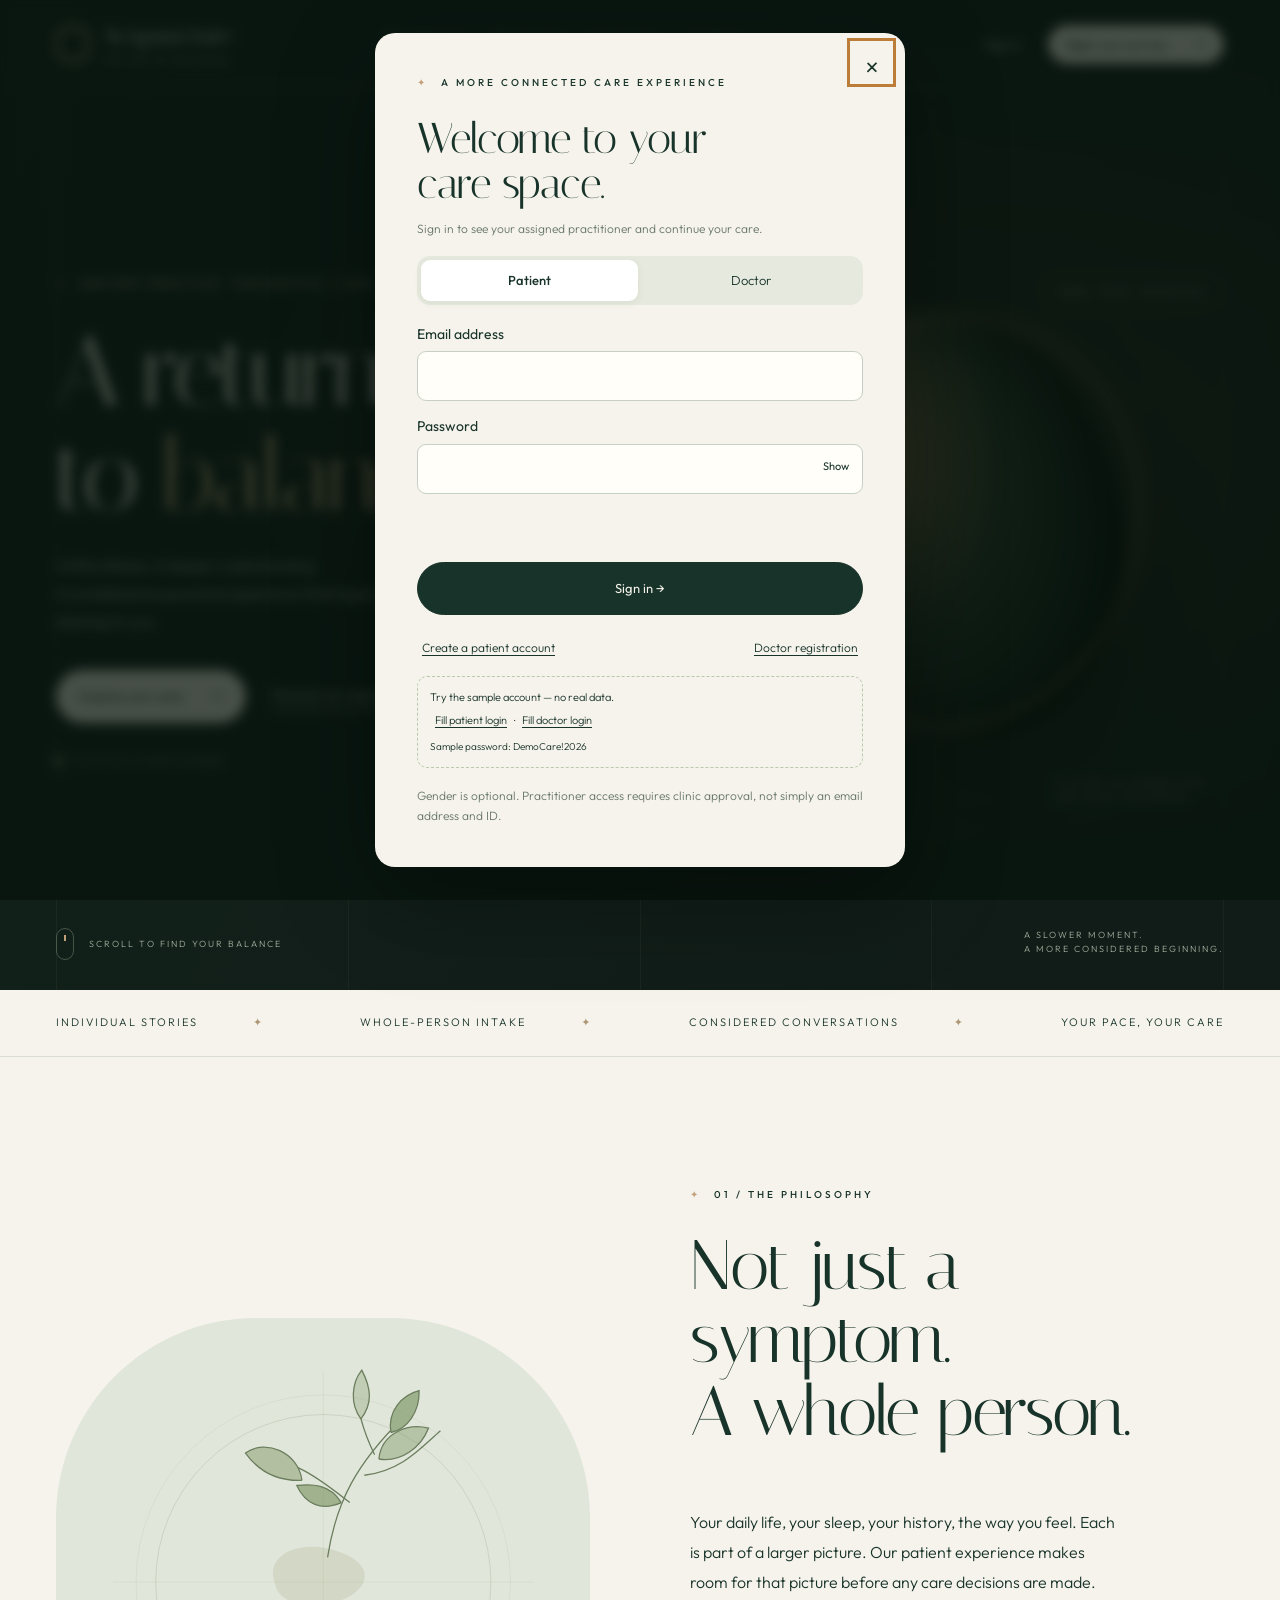
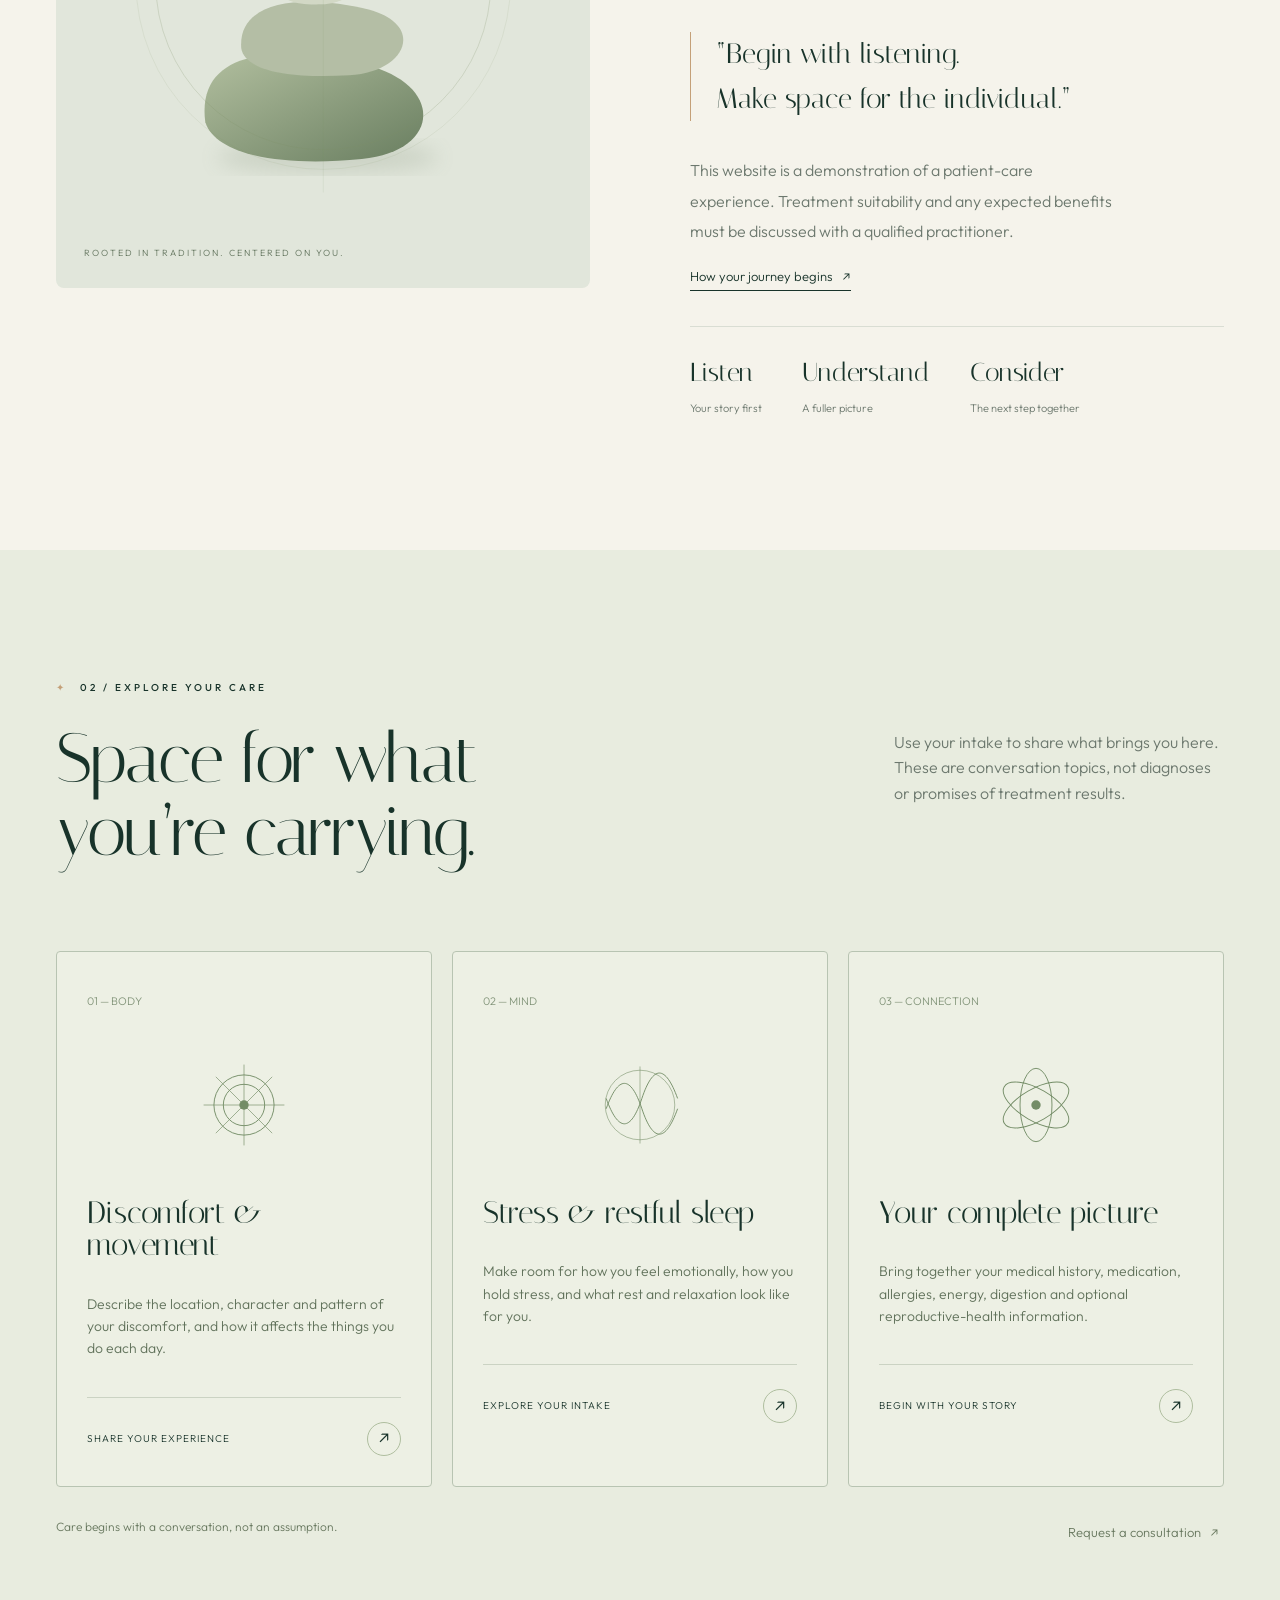
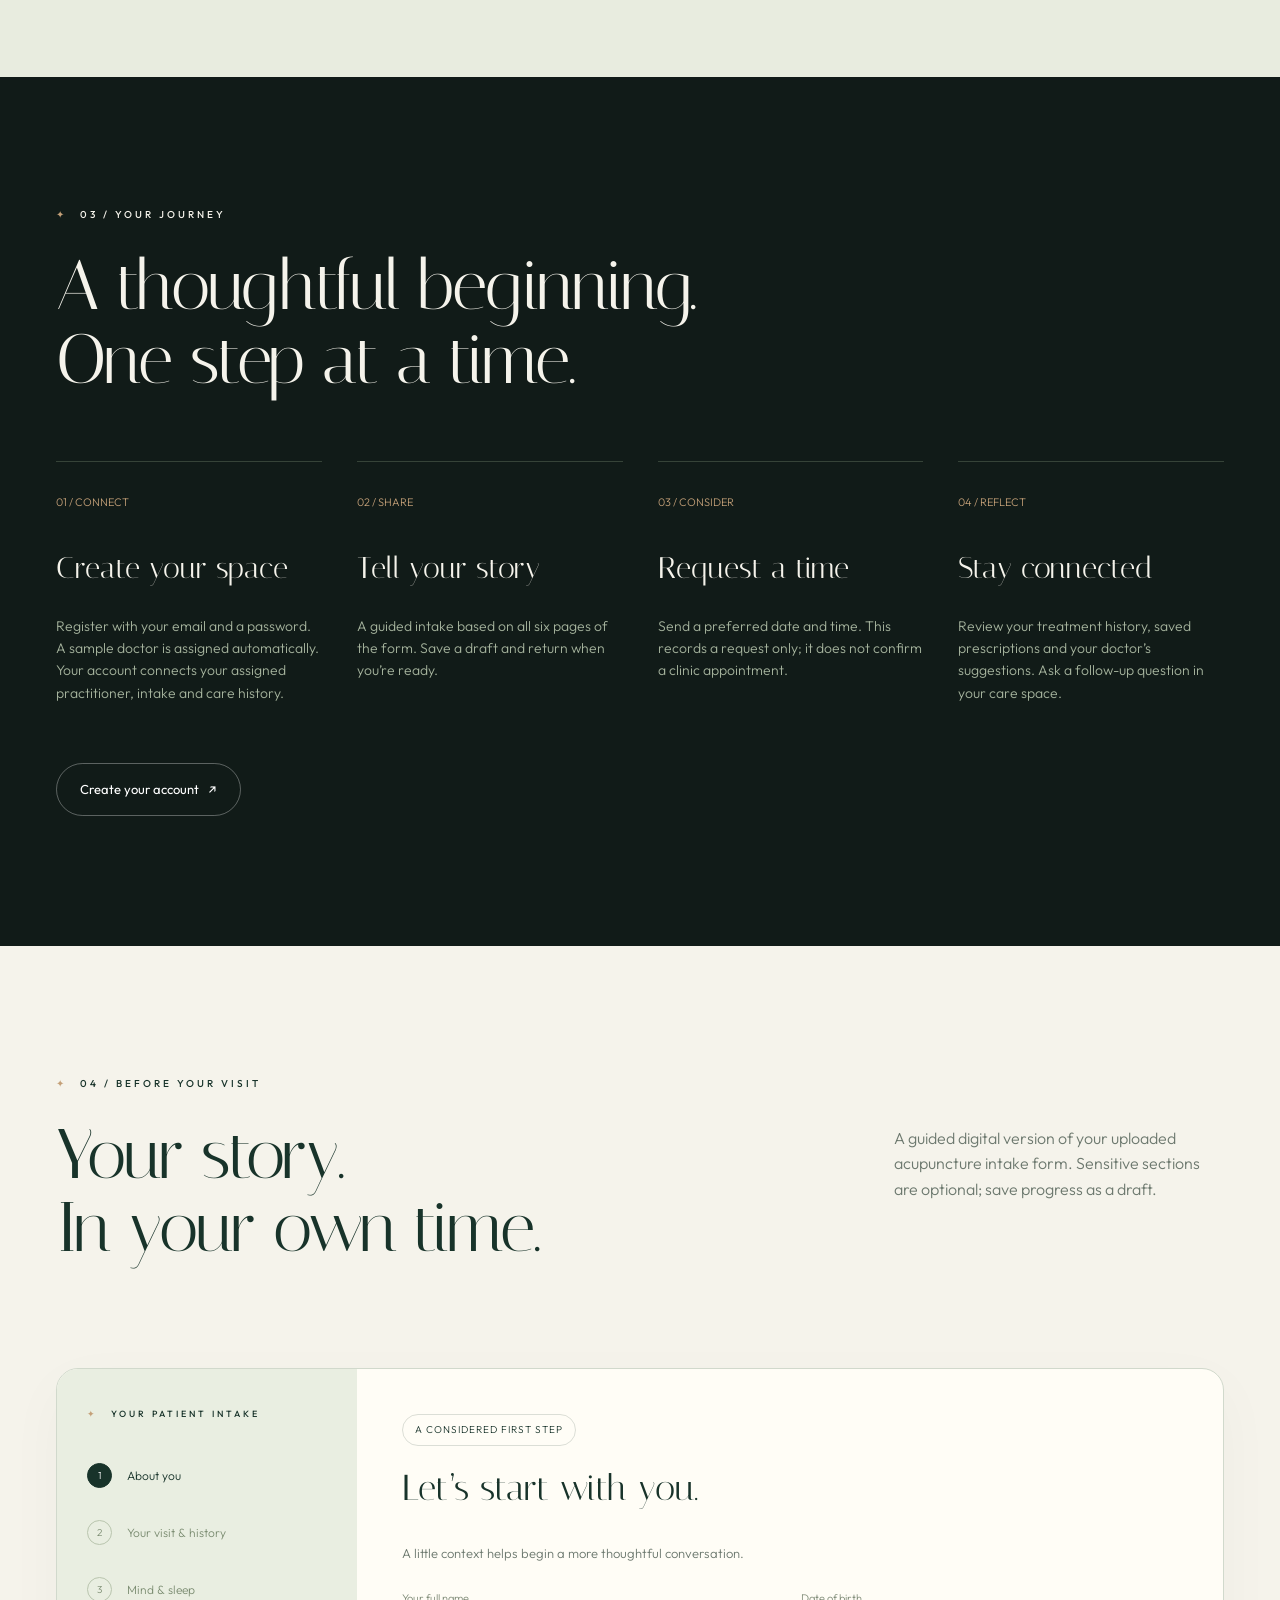
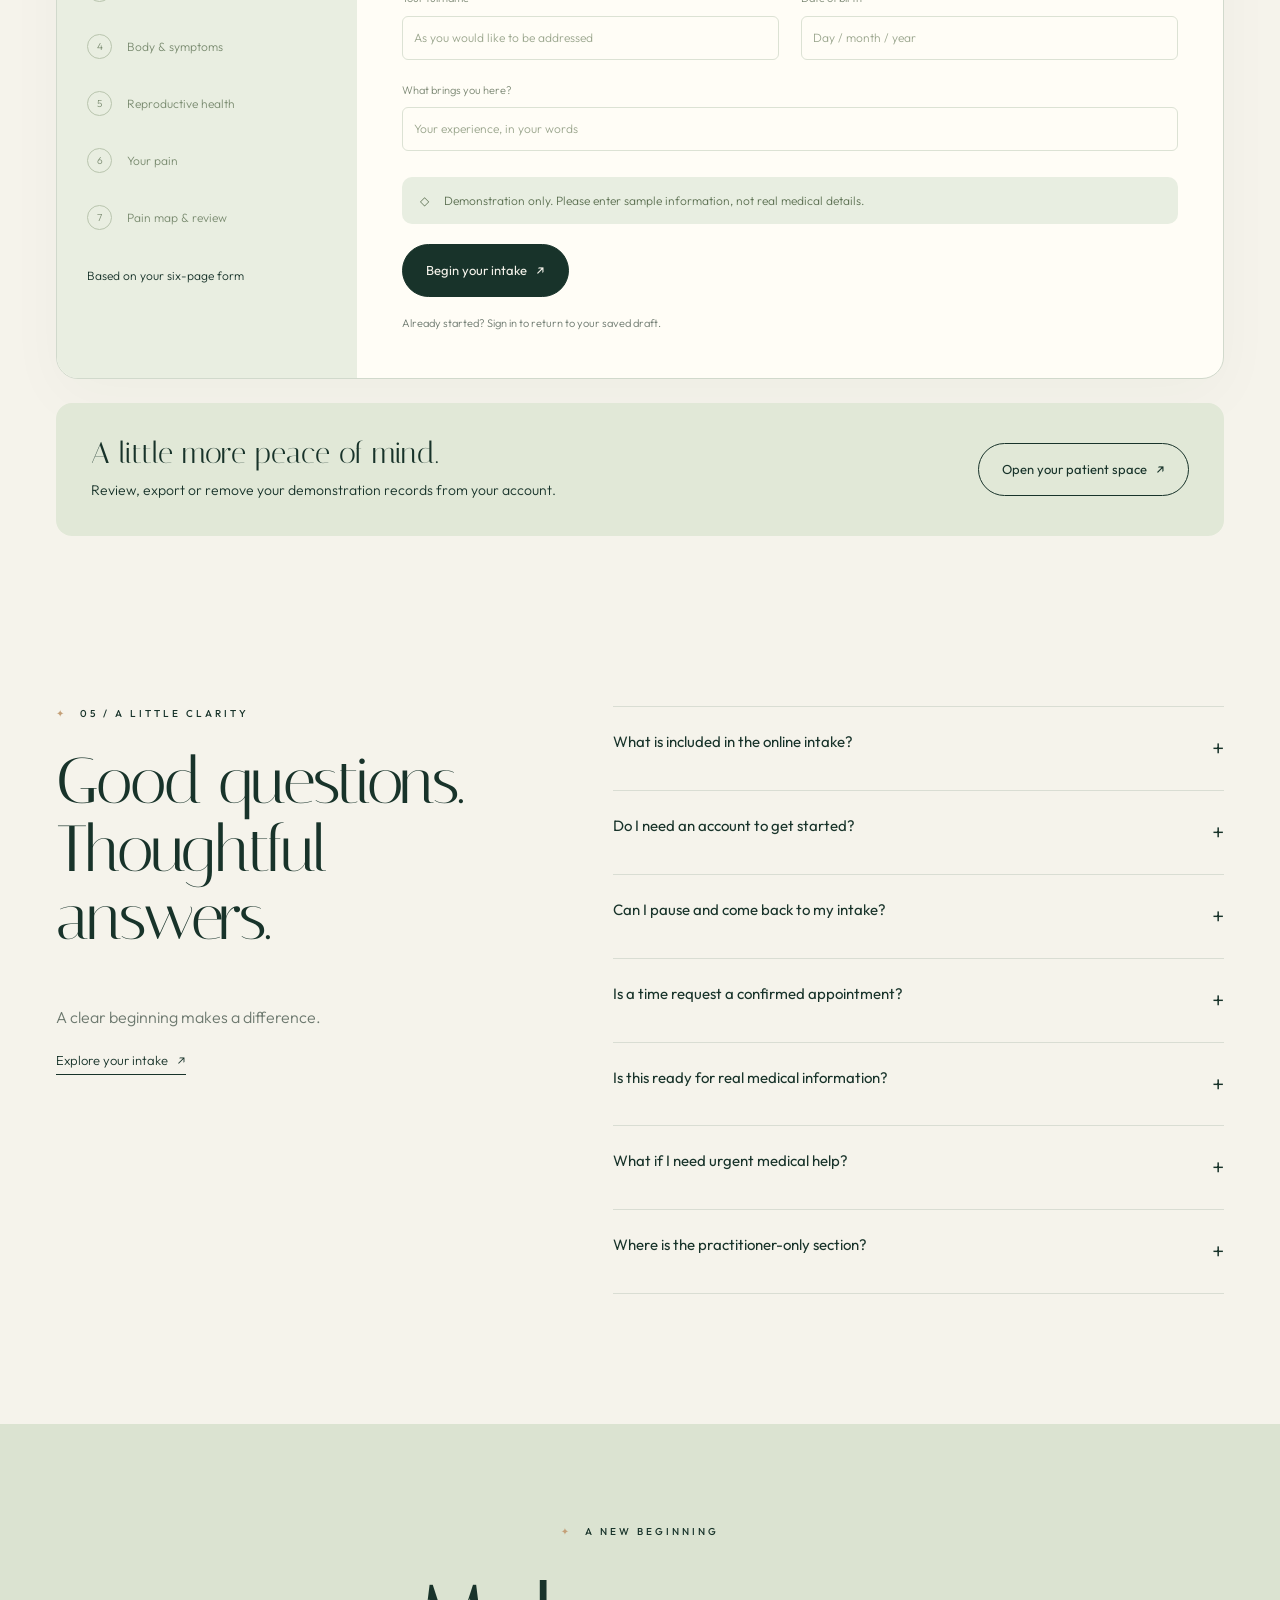
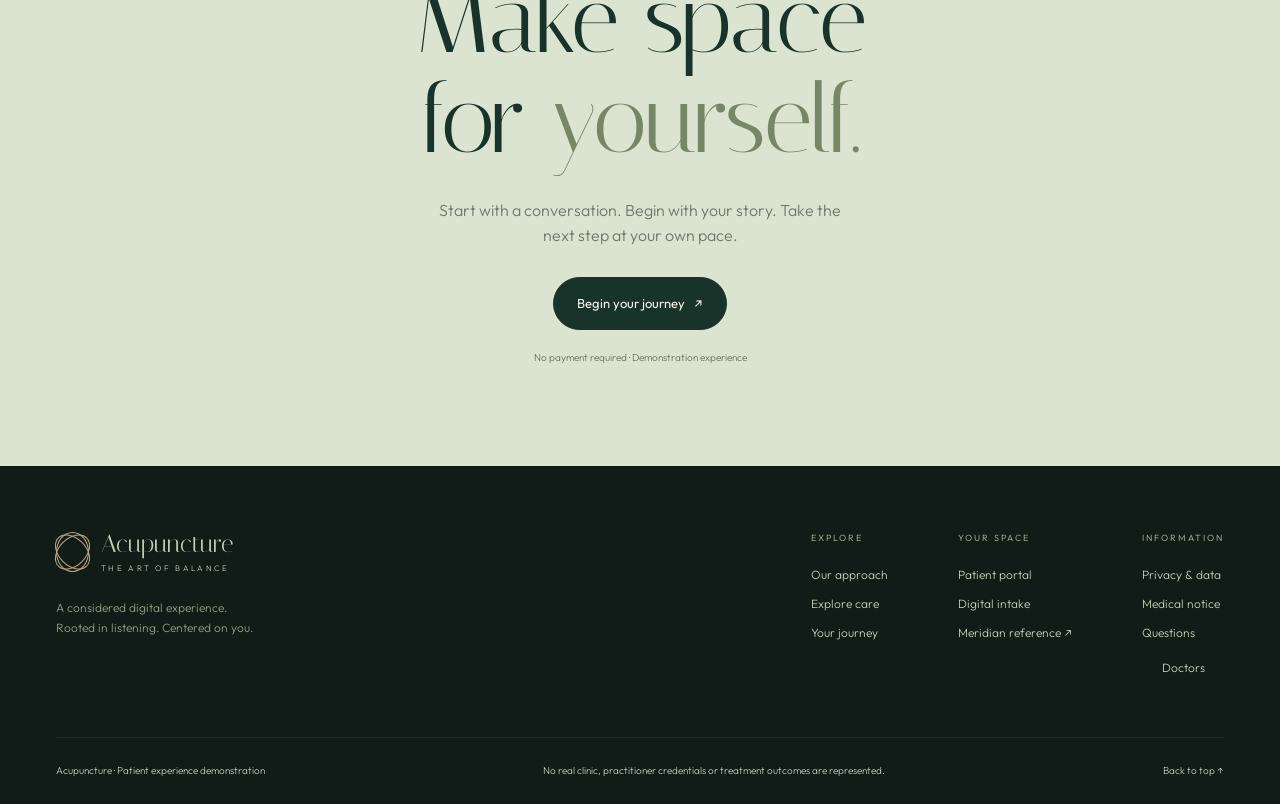
<file: index.html>
<!DOCTYPE html>
<html lang="en"><head><meta charset="utf-8"><meta name="viewport" content="width=device-width,initial-scale=1"><meta name="theme-color" content="#121b18"><meta name="description" content="A considered acupuncture experience. Explore the approach, prepare your intake, and manage your care requests."><title>Acupuncture — A return to balance</title>
<style>
@import url('https://fonts.googleapis.com/css2?family=Italiana&family=Outfit:wght@300;400;500;600&display=swap');
:root{--ink:#18332a;--deep:#111b18;--paper:#f5f3eb;--sage:#dce4d7;--muted:#6c786e;--copper:#c4a078;--line:#d9ddd3;--radius:22px;--serif:'Italiana',Georgia,serif;--sans:'Outfit',system-ui,sans-serif}*{box-sizing:border-box}html{scroll-behavior:smooth;scroll-padding-top:90px}body{margin:0;font-family:var(--sans);background:var(--paper);color:var(--ink);font-weight:300;line-height:1.6}button,input,select,textarea{font:inherit}button,a,input,select,textarea{touch-action:manipulation}button,a{cursor:pointer}a{color:inherit;text-decoration:none}button{color:inherit}button:disabled{opacity:.5;cursor:wait}button:focus-visible,a:focus-visible,input:focus-visible,textarea:focus-visible,select:focus-visible,summary:focus-visible{outline:3px solid #bc7d39;outline-offset:4px}input,select,textarea{width:100%;padding:13px 14px;border:1px solid #c7d0c4;border-radius:9px;background:#fffdf7;color:var(--ink);min-width:0}input[type=checkbox]{width:18px;height:18px;accent-color:var(--ink);flex-shrink:0}input[type=range]{accent-color:var(--ink);padding:0}textarea{resize:vertical;min-height:96px}label{font-size:14px;font-weight:400}h1,h2,h3,p{margin-top:0}h1,h2,h3{font-family:var(--serif);font-weight:400;line-height:1.04}h1{font-size:clamp(68px,7.9vw,128px);letter-spacing:-3px;margin-bottom:24px}h2{font-size:clamp(48px,5.5vw,82px);letter-spacing:-2px}h3{font-size:33px}p{font-size:16px}small{font-size:12px}::selection{background:#d5b48d;color:#14231c}.wrap{max-width:1340px;width:calc(100% - 112px);margin:auto}.eyebrow{text-transform:uppercase;letter-spacing:3px;font-size:10px;font-weight:500;display:block;margin-bottom:26px}.eyebrow:before{content:'✦';color:var(--copper);margin-right:13px}.button{display:inline-flex;align-items:center;justify-content:center;gap:30px;border:1px solid var(--ink);background:var(--ink);color:var(--paper);padding:15px 23px;border-radius:40px;font-size:13px;font-weight:400;transition:transform .25s,background .25s}.button:hover{transform:translateY(-3px);background:#2c4b3b}.button.light{background:var(--paper);border-color:var(--paper);color:var(--ink)}.button.outline{background:transparent;color:var(--ink)}.button.ghost{background:transparent;border-color:#ffffff50;color:#fff}.button.small{padding:9px 18px;font-size:12px}.textlink{display:inline-block;border-bottom:1px solid currentColor;padding-bottom:4px;font-size:13px}.pill{display:inline-flex;align-items:center;border:1px solid #70817440;border-radius:20px;padding:7px 12px;font-size:10px;letter-spacing:1px;text-transform:uppercase}.subtle{color:var(--muted)}.progress{height:2px;background:var(--copper);position:fixed;top:0;left:0;z-index:60;width:0}.skip{position:fixed;left:20px;top:-80px;z-index:100;background:white;padding:10px}.skip:focus{top:10px}header{position:fixed;z-index:40;top:2px;left:0;right:0;color:var(--paper);transition:background .4s,box-shadow .4s}header.scrolled{background:#14231cf5;box-shadow:0 4px 30px #0001}header .wrap{height:86px;display:flex;align-items:center;justify-content:space-between;border-bottom:1px solid #ffffff20}.brand{display:flex;gap:12px;align-items:center}.brand-icon{width:33px;height:40px;position:relative;border:1px solid #c2a780;border-radius:50%}.brand-icon:before,.brand-icon:after{content:'';position:absolute;border:1px solid #c2a780;border-radius:50%;inset:5px -5px;transform:rotate(45deg)}.brand-icon:after{transform:rotate(-45deg)}.brand strong{display:block;font-family:var(--serif);font-size:25px;font-weight:400;line-height:1}.brand small{display:block;text-transform:uppercase;letter-spacing:2.3px;font-size:8px;margin-top:6px}nav{display:flex;gap:30px;font-size:12px}nav a{position:relative}nav a:after{content:'';height:1px;background:var(--copper);position:absolute;bottom:-8px;width:0;left:0;transition:width .3s}nav a:hover:after{width:100%}.header-actions{display:flex;align-items:center;gap:22px;font-size:12px}.bare{border:0;background:transparent;padding:5px}.menu-toggle{display:none;color:#fff;font-size:24px}.hero{min-height:110vh;background:var(--deep);color:var(--paper);position:relative;overflow:hidden;display:flex;align-items:center;padding:155px 0 100px}.hero:before{content:'';position:absolute;inset:0;background:radial-gradient(ellipse at 78% 45%,#76604830,transparent 55%),linear-gradient(120deg,#12221b,transparent)}.grid-lines{position:absolute;inset:86px 56px 0;display:flex;justify-content:space-between;pointer-events:none;opacity:.45}.grid-lines i{width:1px;background:#c0cbb01c;position:relative}.grid-lines i:before{content:'';width:4px;height:4px;position:absolute;top:35%;left:-1px;background:#b3b99b80;border-radius:50%;animation:drift 20s infinite alternate}.grid-lines i:nth-child(2n):before{top:70%;animation-direction:alternate-reverse}.hero-layout{position:relative;display:grid;grid-template-columns:1.1fr 1fr;gap:20px;align-items:center;z-index:2}.hero .eyebrow{color:#d7c1a4}.hero-copy{position:relative;z-index:3}.hero-copy em{font-style:normal;color:#c7aa83}.hero-copy p{max-width:390px;color:#b8c3b7;font-size:15px;font-weight:300;line-height:1.85}.hero-links{display:flex;gap:26px;align-items:center;margin-top:35px}.hero-note{font-size:10px;letter-spacing:1px;color:#9caa9c;margin-top:30px;display:flex;gap:12px;align-items:center}.hero-note:before{content:'';width:6px;height:6px;border-radius:50%;background:#bfc8a3;box-shadow:0 0 13px #bfc8a3}.art{height:620px;position:relative;display:flex;align-items:center;justify-content:center}.art canvas{position:absolute;width:100%;height:100%;inset:0;z-index:2}.orb-fallback{width:340px;height:440px;position:relative;transform:rotate(-16deg);border-radius:50%;box-shadow:inset -20px -12px 60px #040806,inset 16px 10px 40px #d4b48740,20px 30px 70px #0004;background:radial-gradient(ellipse at 35% 28%,#9a8055,#293b2b 42%,#0b1a13 73%);opacity:.85}.orb-fallback:before,.orb-fallback:after{content:'';position:absolute;inset:20px -20px;border:1px solid #c9a67588;border-radius:50%;transform:rotate(40deg);box-shadow:0 0 25px #d5b68220}.orb-fallback:after{transform:rotate(-55deg);inset:40px -40px}.art.ready .orb-fallback{opacity:0}.art-label{position:absolute;bottom:28px;right:20px;font-size:9px;letter-spacing:2px;text-transform:uppercase;color:#adb69f;z-index:3;max-width:150px}.orbit-label{position:absolute;top:60px;right:0;border:1px solid #aebc9d44;padding:10px 18px;border-radius:30px;font-size:9px;letter-spacing:2px}.hero-bottom{position:absolute;bottom:30px;left:56px;right:56px;display:flex;justify-content:space-between;color:#a4b09f;font-size:9px;letter-spacing:2px;text-transform:uppercase}.scroll-indicator{display:flex;align-items:center;gap:15px}.scroll-indicator span{height:32px;width:18px;border:1px solid #98a48d66;border-radius:10px;position:relative}.scroll-indicator span:after{content:'';width:2px;height:6px;position:absolute;left:7px;top:6px;background:var(--copper);animation:drift 2s infinite}.ticker{border-bottom:1px solid var(--line);padding:24px 0}.ticker .wrap{display:flex;justify-content:space-between;gap:20px;align-items:center;font-size:11px;letter-spacing:2px;text-transform:uppercase}.ticker span:not(:last-child):after{content:'✦';margin-left:55px;color:#ad9674}.section{padding:130px 0;position:relative}.section-top{display:flex;justify-content:space-between;align-items:flex-start;gap:60px}.section-top p{max-width:330px;padding-top:50px}.two-col{display:grid;grid-template-columns:1fr 1fr;gap:100px;align-items:center}.philosophy-visual{height:570px;background:#e1e6db;border-radius:200px 200px 8px 8px;position:relative;display:flex;align-items:center;justify-content:center;overflow:hidden}.philosophy-visual svg{width:90%;height:90%}.visual-caption{position:absolute;bottom:28px;left:28px;font-size:9px;letter-spacing:2px;text-transform:uppercase;color:#5f715a}.philosophy-copy p{max-width:430px;line-height:1.9}.quote{font-family:var(--serif);font-size:28px;border-left:1px solid var(--copper);padding-left:25px;margin:34px 0}.mini-row{display:flex;gap:40px;border-top:1px solid var(--line);padding-top:25px;margin-top:35px}.mini-row b{font-family:var(--serif);font-size:26px;font-weight:400;display:block}.mini-row span{font-size:11px;color:var(--muted)}.services{background:#e8ecdf}.cards{display:grid;grid-template-columns:repeat(3,1fr);gap:20px;margin-top:25px}.service-card{border:1px solid #b8c4b2;background:#f7f7ee55;padding:35px 30px 30px;transition:transform .4s,background .4s;border-radius:4px}.service-card:hover{transform:translateY(-8px);background:#f8f7ef}.service-card .num{color:#819378;font-size:11px}.service-card svg{display:block;width:94px;height:94px;margin:45px auto;color:#748d67}.service-card h3{font-size:31px}.service-card p{font-size:14px;color:#61725b;min-height:90px}.card-footer{border-top:1px solid #cbd3c3;padding-top:24px;display:flex;justify-content:space-between;align-items:center;font-size:10px;letter-spacing:1px}.circle-arrow{border-radius:50%;border:1px solid #afbe9f;width:34px;height:34px;display:grid;place-items:center;font-size:18px}.wide-callout{display:flex;justify-content:space-between;gap:20px;font-size:12px;margin-top:30px;color:#68785f}.journey{background:var(--deep);color:var(--paper)}.journey h2{max-width:650px}.steps{display:grid;grid-template-columns:repeat(4,1fr);gap:35px;margin-top:65px}.step{border-top:1px solid #82947a55;padding-top:26px}.step .number{font-size:11px;color:#c4a078}.step h3{margin-top:40px;font-size:30px}.step p{font-size:14px;color:#a5b39d}.intake-section{background:var(--paper)}.intake-preview{border:1px solid #d1d9cc;border-radius:var(--radius);background:#fffdf6;box-shadow:0 18px 60px #22351c08;overflow:hidden;margin-top:45px;display:grid;grid-template-columns:300px 1fr}.intake-side{background:#e9eee1;padding:38px 30px}.intake-side .eyebrow{font-size:9px}.intake-side ol{padding:0;list-style:none}.intake-side li{display:flex;gap:15px;align-items:center;font-size:12px;padding:16px 0;color:#7b8c71}.intake-side li:first-child{color:var(--ink)}.step-dot{display:inline-grid;place-items:center;border:1px solid #b9c5ae;width:25px;height:25px;border-radius:50%;font-size:10px}.intake-side li:first-child .step-dot{background:var(--ink);color:white;border-color:var(--ink)}.intake-sample{padding:45px}.intake-sample h3{font-size:36px}.sample-fields{display:grid;grid-template-columns:1fr 1fr;gap:22px;margin:26px 0}.sample-label{font-size:11px;color:#7c8874;display:block;margin-bottom:8px}.fake-input{height:44px;border:1px solid #dce2d4;border-radius:6px;padding:11px;color:#9ba68e;font-size:12px}.full{grid-column:1/-1}.privacy-banner{border-radius:10px;padding:14px 18px;background:#e8eee1;display:flex;gap:15px;font-size:12px;color:#5d7153;margin:20px 0}.portal-callout{border-radius:16px;background:#e1e8d7;padding:35px;display:flex;align-items:center;justify-content:space-between;margin-top:24px;gap:30px}.portal-callout p{margin:0;font-size:14px}.portal-callout h3{margin-bottom:10px;font-size:30px}.faq-layout{display:grid;grid-template-columns:1fr 1.4fr;gap:120px}.faq-layout h2{font-size:65px}.faq{border-top:1px solid var(--line)}details{border-bottom:1px solid var(--line);padding:23px 0}summary{cursor:pointer;list-style:none;display:flex;justify-content:space-between;gap:25px;font-size:15px;font-weight:400}summary:after{content:'+';font-size:23px;font-weight:300}details[open] summary:after{content:'−'}details p{font-size:14px;color:var(--muted);padding:18px 30px 0 0;margin-bottom:0}.cta{background:#dbe3d1;padding:100px 0;text-align:center;overflow:hidden}.cta .eyebrow{margin-bottom:30px}.cta h2{font-size:clamp(60px,7.5vw,105px);margin-bottom:28px}.cta p{max-width:420px;margin:0 auto 28px}.cta-note{margin-top:20px;font-size:10px;color:#63765c}footer{padding:65px 0 25px;background:var(--deep);color:#c2cdb8}.footer-top{display:flex;justify-content:space-between;gap:30px;padding-bottom:55px}.footer-links{display:flex;gap:70px}.footer-links div{display:flex;flex-direction:column;gap:10px;font-size:12px}.footer-links b{font-size:9px;letter-spacing:2px;text-transform:uppercase;color:#93a488;font-weight:400;margin-bottom:10px}.footer-bottom{border-top:1px solid #9db78c22;padding-top:25px;font-size:10px;display:flex;justify-content:space-between;gap:20px}.reveal{opacity:1;transform:none;transition:opacity 1s,transform 1s,filter 1s}.motion .reveal:not(.visible){opacity:0;transform:translateY(24px);filter:blur(3px)}.char{display:inline-block;animation:char-up 1s both;animation-delay:calc(var(--i)*.025s)}@keyframes char-up{from{opacity:0;filter:blur(8px);transform:translateY(25px)}to{opacity:1;filter:none;transform:none}}@keyframes drift{to{transform:translateY(14px)}}
[hidden]{display:none!important}
/* Application shell */
.banner{display:none;position:fixed;bottom:15px;left:15px;right:15px;z-index:45;background:#fbf4dc;color:#4d4429;border:1px solid #d8c98e;border-radius:10px;padding:12px 20px;font-size:12px}.toast{position:fixed;bottom:25px;left:50%;transform:translate(-50%,25px);background:var(--ink);color:white;border:1px solid #71916e;padding:14px 24px;border-radius:12px;z-index:110;opacity:0;pointer-events:none;transition:.3s;max-width:90%;font-size:13px;box-shadow:0 15px 40px #0003}.toast.show{opacity:1;transform:translate(-50%,0)}dialog{padding:0;border:0;border-radius:20px;background:var(--paper);color:var(--ink);max-width:calc(100vw - 30px);box-shadow:0 30px 100px #0005}dialog::backdrop{background:#07140dbb;backdrop-filter:blur(6px)}.modal-inner{padding:42px;position:relative}.close-modal{position:absolute;right:16px;top:12px;border:0;background:transparent;font-size:26px;z-index:5;width:35px;height:35px}.auth-dialog{width:470px}.auth-dialog h2{font-size:44px;margin-bottom:18px}.auth-dialog .eyebrow{margin-bottom:15px}.form-stack{display:grid;gap:16px}.field{display:flex;flex-direction:column;gap:7px}.form-stack .button{width:100%;margin-top:6px}.error{font-size:13px;color:#ab382d;min-height:20px;margin:0}.auth-switch{text-align:center;font-size:12px;margin:23px 0 0}.auth-switch button{border:0;background:none;text-decoration:underline;font-weight:500}.check-label{display:flex;align-items:flex-start;gap:10px;font-size:12px;line-height:1.6}.password-wrap{position:relative}.password-wrap input{padding-right:65px}.password-wrap button{position:absolute;right:10px;top:10px;padding:4px;border:0;background:transparent;font-size:11px}.portal-dialog{width:1250px;height:90vh;max-height:900px}.portal-top{position:sticky;top:0;padding:25px 35px;border-bottom:1px solid var(--line);background:var(--paper);z-index:10;display:flex;justify-content:space-between;align-items:center;gap:20px}.portal-top h3{font-size:27px;margin:0}.portal-top .close-modal{position:static}.portal-tabs{display:flex;gap:8px;flex-wrap:wrap;padding:15px 30px;background:#e7ecdf;border-bottom:1px solid var(--line)}.tab{border:0;background:transparent;border-radius:30px;padding:9px 18px;font-size:12px}.tab.active{background:var(--ink);color:white}.portal-content{padding:30px}.panel[hidden]{display:none!important}.dashboard-grid{display:grid;grid-template-columns:1.5fr 1fr;gap:20px}.dashboard-card{background:#fffcf3;border:1px solid var(--line);border-radius:15px;padding:30px}.dashboard-card h3{font-size:34px;margin-bottom:14px}.dashboard-card p{font-size:14px}.status{display:inline-block;font-size:10px;letter-spacing:1px;text-transform:uppercase;color:#527046;padding:6px 12px;border-radius:20px;background:#e4ecd9}.wizard-layout{display:grid;grid-template-columns:215px 1fr;gap:32px}.wizard-nav{display:flex;flex-direction:column;gap:4px;align-self:start;position:sticky;top:150px}.wizard-nav button{display:flex;align-items:center;text-align:left;gap:10px;border:0;border-radius:9px;background:none;padding:12px 10px;font-size:12px}.wizard-nav button.active{background:#e2ead8}.wizard-main h3{font-size:38px;margin-bottom:6px}.wizard-main .subtitle{font-size:12px;color:var(--muted);margin-bottom:26px}.field-grid{display:grid;grid-template-columns:1fr 1fr;gap:20px}.field.checks,.field.textarea,.field.chart,.field.bodymap{grid-column:1/-1}.check-group{display:grid;grid-template-columns:repeat(3,1fr);gap:7px;background:#ebefe477;padding:16px;border-radius:10px;border:1px solid #d7dfce}.check-group label{display:flex;align-items:center;gap:8px;font-size:12px;line-height:1.45;padding:5px 2px;cursor:pointer;font-weight:300}.wizard-footer{display:flex;justify-content:space-between;gap:10px;margin-top:30px;border-top:1px solid var(--line);padding-top:24px;align-items:center;flex-wrap:wrap}.wizard-footer .actions{display:flex;gap:10px;flex-wrap:wrap}.save-status{font-size:11px;color:var(--muted);margin:15px 0}.chart-scroll{overflow:auto;border:1px solid var(--line);border-radius:10px}table{border-collapse:collapse;min-width:780px;width:100%;font-size:12px}td,th{padding:8px;border:1px solid var(--line);text-align:left}td input{min-width:82px;padding:8px;font-size:12px}th{font-weight:400;background:#e7edde}.pain-tools{display:flex;gap:10px;align-items:center;flex-wrap:wrap;margin-bottom:15px}.pain-tools select{width:auto}.bodymaps{display:grid;grid-template-columns:1fr 1fr;gap:20px}.body-card{border:1px solid var(--line);border-radius:12px;background:#e9eee3;position:relative;text-align:center;overflow:hidden}.body-card svg{height:400px;width:100%;cursor:crosshair;touch-action:manipulation}.body-card strong{display:block;font-size:12px;font-weight:400;margin-top:10px}.pain-point{fill:#9e573a;stroke:#fff;stroke-width:1;cursor:pointer}.pain-code{fill:white;font-size:10px;pointer-events:none;dominant-baseline:middle;text-anchor:middle;font-family:var(--sans)}.marker-list{display:flex;gap:8px;flex-wrap:wrap;margin-top:10px}.marker-list button{font-size:10px;padding:5px 10px;border-radius:20px;border:1px solid #b7c3ad;background:transparent}.consent-box{padding:20px;border:1px solid #b7c6ad;border-radius:12px;margin-top:24px}.appointment-item{border:1px solid var(--line);border-radius:10px;padding:18px;margin:12px 0;display:flex;align-items:center;justify-content:space-between;gap:20px}.appointment-item p{margin:0;font-size:13px}.danger{color:#9c3c2e;border-color:#c9988e!important}.info-dialog{width:650px}.info-dialog h2{font-size:45px}.info-dialog p,.info-dialog li{font-size:14px}.source-link{font-size:12px;text-decoration:underline}.section-id{position:absolute;top:0}.clinical-record{white-space:pre-wrap;background:#e8eee0;padding:20px;border-radius:12px;max-height:300px;overflow:auto;font-size:12px}.print-only{display:none}
@media(min-width:1450px){.hero{min-height:100vh}.art{height:700px}}@media(max-width:1050px){.wrap{width:calc(100% - 64px)}.grid-lines{left:32px;right:32px}nav{gap:18px}.header-actions{gap:12px}.hero-bottom{left:32px;right:32px}.hero-layout{grid-template-columns:1.2fr 1fr}h1{font-size:90px}.art{height:520px}.two-col{gap:50px}.philosophy-visual{height:480px}.ticker span:not(:last-child):after{margin-left:20px}.faq-layout{gap:60px}.intake-preview{grid-template-columns:240px 1fr}.steps{gap:25px}.service-card{padding:25px}.check-group{grid-template-columns:1fr 1fr}.wizard-layout{grid-template-columns:185px 1fr;gap:20px}}
@media(max-width:760px){.wrap{width:calc(100% - 40px)}header .wrap{height:76px}nav{display:none;position:absolute;top:76px;left:0;right:0;background:#13271b;padding:25px;flex-direction:column;font-size:16px}nav.open{display:flex}.menu-toggle{display:block}.header-actions{gap:12px}.header-actions>.button{display:none}.brand strong{font-size:22px}.hero{min-height:1120px;padding:155px 0 110px;align-items:flex-start}.hero-layout{display:flex;flex-direction:column;gap:25px;align-items:stretch}.hero h1{font-size:83px;letter-spacing:-2px}.hero-copy p{max-width:360px}.hero-links{gap:20px}.art{height:390px;margin-top:-10px}.orb-fallback{height:310px;width:240px}.hero-bottom{left:20px;right:20px;font-size:8px}.hero-bottom>span{max-width:150px}.art-label{right:0;bottom:5px}.orbit-label{top:5px}.grid-lines{left:20px;right:20px}.ticker .wrap{flex-wrap:wrap;justify-content:center;font-size:8px;gap:16px}.ticker span:not(:last-child):after{display:none}.section{padding:80px 0}.section-top,.two-col{display:flex;flex-direction:column;gap:35px}.section-top p{padding:0;max-width:100%}h2{font-size:57px;letter-spacing:-1px}.two-col{align-items:stretch}.philosophy-visual{height:440px;max-width:480px;width:100%;margin:auto}.cards{grid-template-columns:1fr}.service-card svg{margin:30px auto}.service-card p{min-height:0}.service-card{padding:30px}.steps{grid-template-columns:1fr 1fr;gap:30px}.step h3{margin-top:25px}.wide-callout{flex-direction:column;gap:10px}.intake-preview{grid-template-columns:1fr}.intake-side{padding:25px}.intake-side ol{display:flex;overflow:auto;gap:15px;margin:0}.intake-side li{min-width:125px;padding:10px 0;font-size:10px}.intake-side .eyebrow{margin-bottom:12px}.intake-side>small{display:none}.intake-sample{padding:26px}.sample-fields{gap:14px}.portal-callout{flex-direction:column;align-items:flex-start;padding:25px}.faq-layout{display:block}.faq-layout h2{font-size:57px}.faq{margin-top:35px}.cta{padding:80px 0}.footer-top{flex-direction:column;gap:40px}.footer-links{justify-content:space-between;gap:20px}.footer-bottom{flex-direction:column;gap:10px}.modal-inner{padding:40px 25px 30px}.portal-dialog{height:94vh;width:100%;max-width:calc(100vw - 16px)}.portal-top{padding:18px}.portal-top h3{font-size:23px}.portal-tabs{padding:12px 14px;gap:4px}.tab{padding:8px 11px;font-size:10px}.portal-content{padding:20px}.dashboard-grid{grid-template-columns:1fr}.dashboard-card{padding:24px}.wizard-layout{display:block}.wizard-nav{position:static;flex-direction:row;overflow:auto;gap:8px;margin-bottom:28px}.wizard-nav button{min-width:128px;font-size:10px;padding:8px}.field-grid{grid-template-columns:1fr}.check-group{grid-template-columns:1fr 1fr;padding:10px}.wizard-footer{align-items:stretch}.wizard-footer .actions{width:100%;justify-content:space-between}.wizard-footer .button{font-size:11px;padding:12px 16px}.bodymaps{gap:8px}.body-card svg{height:320px}.appointment-item{align-items:flex-start;flex-direction:column;gap:10px}.banner{font-size:11px}.mini-row{gap:30px}}@media(prefers-reduced-motion:reduce){html{scroll-behavior:auto}*,*:before,*:after{animation:none!important;transition:none!important}.reveal,.motion .reveal:not(.visible){opacity:1;transform:none;filter:none}}
@media print{body>*{display:none!important}.print-only{display:block!important;color:black;background:white;padding:20px;font:12px Arial}.print-only h1{font:28px Georgia}.print-only h2{font:20px Georgia;margin-top:30px}.print-only p{font:12px Arial;white-space:pre-wrap;break-inside:avoid}.print-only svg{height:340px;width:230px}.print-only table{min-width:0;font-size:9px}.print-only td,.print-only th{padding:3px}.print-only .bodymaps{display:flex}.print-only .body-card{background:white;width:250px}}

/* Advanced portal */

[hidden]{display:none!important}body{font-family:var(--sans)}.adv-dialog{width:530px;max-height:94vh;overflow:auto}.adv-dialog h2{font-size:43px;letter-spacing:-1px;margin-bottom:12px}.segmented{display:flex;padding:4px;background:#e6eade;border-radius:13px;margin:18px 0;gap:4px}.segmented button{flex:1;border:0;border-radius:9px;padding:10px 8px;background:none;font-size:13px}.segmented button.active{background:white;box-shadow:0 2px 8px #193c2010;font-weight:500}.fine{font-size:12px!important;color:#68766c}.notice{padding:13px 16px;border:1px solid #d7dfd0;border-radius:12px;background:#edf1e5;font-size:12px;line-height:1.65}.notice.warning{background:#fff7e7;border-color:#ead5ab;color:#68502b}.stack{display:grid;gap:14px}.stack label{display:grid;gap:6px}.stack label.check{display:flex;align-items:flex-start;gap:9px;font-size:12px}.stack input,.stack select,.stack textarea{background:#fffef9}.stack .button{justify-content:center}.linkbtn{border:0;background:none;text-decoration:underline;text-underline-offset:3px;padding:5px;color:var(--ink);font-size:12px}.authlinks{display:flex;justify-content:space-between;gap:12px;margin-top:18px;flex-wrap:wrap}.portal-shell{position:fixed;inset:0;z-index:80;background:#f7f7f0;display:grid;grid-template-columns:235px 1fr;overflow:hidden}.portal-side{background:#142c24;color:#ecf1e6;padding:32px 20px;display:flex;flex-direction:column;gap:25px;overflow:auto}.portal-side .brand strong{font-size:24px}.portal-side .brand small{color:#a5b79d}.portal-side nav{position:static;display:flex;flex-direction:column;align-items:stretch;gap:7px;padding:0;background:none}.portal-side nav button{display:flex;align-items:center;gap:13px;border:0;background:none;border-radius:10px;color:#adbfaf;padding:12px 14px;text-align:left;font-size:13px}.portal-side nav button.active,.portal-side nav button:hover{background:#29483b;color:#fff}.navicon{width:21px;text-align:center;font-size:18px}.sidebottom{margin-top:auto;font-size:11px;color:#a8b9ab}.sidebottom button{color:#ecf1e6}.sideaccount{padding:16px 0;border-top:1px solid #ffffff20;font-size:12px}.workspace{overflow:auto;min-width:0}.worktop{position:sticky;top:0;z-index:9;background:#f7f7f0ed;backdrop-filter:blur(12px);border-bottom:1px solid #dfe5d9;padding:20px 36px;display:flex;align-items:center;justify-content:space-between;gap:15px}.worktop h2{font:500 17px var(--sans);letter-spacing:0;margin:0}.worktop .workactions{display:flex;gap:15px;align-items:center}.workspace .button{gap:14px}.workbody{max-width:1260px;margin:auto;padding:35px}.workbody h1{font-size:57px;letter-spacing:-1px;line-height:1.1}.workbody h2{font-size:35px;letter-spacing:-.7px}.workbody h3{font:500 18px var(--sans);line-height:1.4;letter-spacing:-.3px}.workbody p{font-size:14px}.welcome-row{display:flex;justify-content:space-between;align-items:center;gap:18px;margin-bottom:25px}.welcome-row p{margin:0}.welcome-row h1{margin-bottom:10px}.badge{display:inline-flex;align-items:center;gap:6px;padding:5px 10px;background:#eaf0e2;color:#3b5d45;border:1px solid #d6e1ca;border-radius:30px;font-size:10px;letter-spacing:.4px;white-space:nowrap}.badge.warn{background:#fff3db;color:#836323;border-color:#ebd7a7}.badge.dark{background:#254538;border-color:#52745e;color:#d9e9d5}.stats{display:grid;grid-template-columns:repeat(3,1fr);gap:15px;margin:24px 0}.stat{background:#fffef9;border:1px solid #e0e5da;padding:20px 24px;border-radius:15px}.stat strong{display:block;font-size:28px;font-weight:400}.stat span{font-size:12px;color:#71816d}.care-grid{display:grid;grid-template-columns:1.2fr 1fr;gap:20px}.box{padding:25px;background:#fffef9;border:1px solid #dfe5d8;border-radius:18px;min-width:0;margin-bottom:18px}.box.green{background:#e7edde}.box.deep{background:#193b2d;color:#edf4e7;border-color:#193b2d}.box.deep p{color:#bcceb5}.avatar{width:52px;height:52px;display:grid;place-items:center;background:#dce6d0;color:#29492e;border-radius:17px;font:25px Georgia;flex-shrink:0}.doctorhead{display:flex;gap:15px;align-items:center;margin:15px 0}.doctorhead h3{margin:0 0 4px}.doctorhead p{margin:0;font-size:12px}.meta{display:flex;gap:14px;flex-wrap:wrap;color:#778271;font-size:12px;margin:12px 0}.row{display:flex;align-items:center;justify-content:space-between;gap:15px}.toolbar{display:flex;gap:12px;flex-wrap:wrap;margin:20px 0}.toolbar input{flex:1;min-width:200px}.toolbar select{max-width:250px}.doctorsgrid{display:grid;grid-template-columns:repeat(3,1fr);gap:16px}.doctorsgrid .box{margin:0}.doctorsgrid .avatar{width:43px;height:43px;font-size:20px;border-radius:50%}.doctorsgrid h3{font-size:15px}.doctorsgrid p{font-size:12px}.timeline{border-left:1px solid #d3dcc9;padding-left:25px;margin-left:7px}.timeline .box{position:relative}.timeline .box:before{content:'';position:absolute;left:-33px;top:28px;width:12px;height:12px;background:#769365;border:3px solid #f7f7f0;border-radius:100%}.recorddetail{white-space:pre-wrap;background:#f2f5ea;border-radius:10px;padding:12px 15px;margin-top:7px;font-size:13px}.timeline details summary{cursor:pointer;padding:9px 0;font-size:13px}.timeline details p{white-space:pre-wrap}.meridiangrid{display:grid;grid-template-columns:repeat(2,1fr);gap:10px}.meridiancard{padding:15px;border:1px solid #e0e5d9;border-radius:12px;background:#fffef9;display:flex;gap:12px;align-items:center}.swatch{width:5px;height:30px;border-radius:3px}.meridiancard b{font-size:13px}.meridiancard small{display:block;color:#74806e}.meridianimg{display:block;width:100%;max-width:360px;margin:auto;border-radius:10px}.split{display:grid;grid-template-columns:1fr 1.3fr;gap:25px}.meridianfilters{display:flex;gap:8px;flex-wrap:wrap;margin:15px 0}.meridianfilters label{font-size:12px;display:flex;align-items:center;gap:5px;padding:8px;background:#edf1e5;border-radius:8px}.chatlog{max-height:400px;overflow:auto;padding:5px}.bubble{background:#e9efdf;padding:15px 18px;border-radius:14px 14px 14px 3px;max-width:85%;margin:0 0 15px;white-space:pre-wrap;font-size:13px}.bubble.mine{margin-left:auto;background:#244637;color:#f0f5e8;border-radius:14px 14px 3px 14px}.bubble small{display:block;font-size:10px;opacity:.7;margin-top:8px}.chatcompose{display:flex;align-items:flex-end;gap:10px;margin-top:20px}.chatcompose textarea{min-height:70px}.empty{text-align:center;padding:35px 20px;color:#74806d;font-size:13px}.intakesteps{display:flex;gap:6px;margin:18px 0;overflow:auto}.intakesteps button{border:1px solid #d3dccb;background:#fffef9;padding:10px 14px;border-radius:9px;white-space:nowrap;font-size:11px}.intakesteps button.active{background:#254a37;color:white;border-color:#254a37}.intakegrid{display:grid;grid-template-columns:repeat(2,1fr);gap:18px}.intakegrid>.field.textarea,.intakegrid>.field.checks,.intakegrid>.field.chart,.intakegrid>.field.bodymap{grid-column:1/-1}.intakegrid label{font-size:12px}.intakegrid .check-group label{display:flex;gap:8px;align-items:center}.intakegrid .check-group{display:grid;grid-template-columns:repeat(3,1fr);gap:9px}.intakegrid .bodymaps{display:flex;gap:20px}.intakegrid .body-card{flex:1;text-align:center;max-width:320px;background:#f0f4e8;padding:15px;border-radius:12px}.intakegrid .body-card svg{width:100%;height:330px}.pain-point{fill:#a84735;stroke:#fff;stroke-width:1}.pain-code{fill:#fff;font:8px Arial;text-anchor:middle;dominant-baseline:central}.intakegrid .pain-tools{display:flex;gap:10px;align-items:center;flex-wrap:wrap;margin-bottom:15px}.intakegrid .marker-list{display:flex;gap:6px;flex-wrap:wrap;margin-top:15px}.marker-list button{border:1px solid #ddd;background:white;border-radius:8px;font-size:11px;padding:8px}.intakegrid .chart-scroll{overflow:auto;max-width:100%}.intakegrid table{min-width:850px;font-size:11px}.intakegrid td input{padding:5px;min-width:65px;font-size:11px}.intakegrid th{text-align:left;font-weight:400}.intakegrid .scale{grid-column:1/-1}.wizardactions{display:flex;gap:10px;justify-content:space-between;margin-top:25px;flex-wrap:wrap}.clinicalfields{display:grid;grid-template-columns:1fr 1fr;gap:12px}.clinicalfields label{font-size:12px}.clinicalfields textarea{min-height:85px}.clinicalfields .wide{grid-column:1/-1}.mobilemenu{display:none;border:0;background:none;font-size:22px}.toast{z-index:200}.adv-dialog .error{margin:10px 0}.portal-shell .error{margin-top:12px}.guide-step{border-bottom:1px solid #e0e5da;padding:16px 0}.guide-step b{font-size:14px}.guide-step p{margin:7px 0;font-size:13px}.inline-error{color:#a83e2e;font-size:13px;white-space:pre-wrap}.portal-shell .eyebrow{letter-spacing:2px;font-size:9px}.quiet{color:#74816c}.quicklinks{display:grid;gap:12px}.quicklinks button{padding:15px;background:#fffef9;border:1px solid #dfe5d8;border-radius:12px;text-align:left;font-size:13px}.private-label{font-size:10px;color:#6d7c66}.directory-note{padding:15px 0}.workbody .button.small{font-size:12px;padding:10px 16px}.scroll-note{font-size:11px;color:#67765f}.recordtools{display:flex;gap:10px;margin:18px 0}.recordtools input{flex:1}.recordtools select{width:180px}.demoaccess{padding:12px;border-radius:10px;border:1px dashed #b9c9ac;margin-top:14px;font-size:11px}.demoaccess button{font-size:11px}.mobileShade{display:none}.optional-control{padding:14px;background:#edf2e6;border-radius:12px;margin:15px 0;font-size:12px}.optional-control label{display:flex;align-items:center;gap:8px}.print-record{display:none}.preview-mode{font-size:11px;border-radius:8px;background:#fff3d9;padding:10px 14px;margin-bottom:22px;color:#785d2c}.resource-dialog{width:1000px}.resource-dialog h2{font-size:38px}.sr-only{position:absolute;width:1px;height:1px;overflow:hidden;clip:rect(0,0,0,0)}@media(max-width:1150px){.doctorsgrid{grid-template-columns:repeat(2,1fr)}.portal-shell{grid-template-columns:210px 1fr}.workbody{padding:25px}.care-grid{grid-template-columns:1fr 1fr}.split{grid-template-columns:1fr 1fr}.meridiangrid{grid-template-columns:1fr}}@media(max-width:760px){.portal-shell{grid-template-columns:1fr}.portal-side{display:none;position:absolute;inset:0 auto 0 0;width:245px;z-index:20}.portal-side.open{display:flex}.mobileShade.open{display:block;position:absolute;inset:0;background:#0008;z-index:19}.mobilemenu{display:block}.worktop{padding:15px 18px}.workbody{padding:22px 16px}.workbody h1{font-size:43px}.welcome-row{align-items:flex-start}.welcome-row>.badge{display:none}.care-grid,.split{grid-template-columns:1fr}.stats{gap:8px}.stat{padding:15px 12px}.stat strong{font-size:23px}.stat span{font-size:10px}.doctorsgrid{grid-template-columns:1fr}.box{padding:20px}.intakegrid{grid-template-columns:1fr}.intakegrid>.field{grid-column:1!important}.intakegrid .check-group{grid-template-columns:1fr 1fr}.clinicalfields{grid-template-columns:1fr}.clinicalfields .wide{grid-column:1}.adv-dialog .modal-inner{padding:30px 23px}.worktop .badge{display:none}.worktop .workactions{gap:8px}.worktop .button{padding:8px 12px;font-size:11px}.recordtools{flex-direction:column}.recordtools select{width:100%}.toolbar select{max-width:100%}.chatcompose{flex-direction:column;align-items:stretch}.meridiangrid{grid-template-columns:1fr 1fr}.meridiancard{padding:10px;gap:8px}.meridiancard b{font-size:11px}.intakegrid .body-card svg{height:265px}.intakegrid .bodymaps{gap:10px}.resource-dialog .split{grid-template-columns:1fr}.sideaccount{padding-bottom:10px}}@media print{body>*{display:none!important}body>#print-record{display:block!important;color:black;font:12px Arial;padding:20px}.print-record h2{font:22px Georgia}.print-record article{break-inside:avoid;border-bottom:1px solid #ddd;padding:15px 0}.print-record p{white-space:pre-wrap}.print-record h3{font-size:16px}}

</style></head><body><a class="skip" href="#approach">Skip to content</a><div class="progress" id="scroll-progress"></div>
<header id="header"><div class="wrap"><a class="brand" href="#home" aria-label="Acupuncture home"><span class="brand-icon" aria-hidden="true"></span><span><strong>Acupuncture</strong><small>The art of balance</small></span></a><nav id="nav" aria-label="Main navigation"><a href="#approach">Our approach</a><a href="#care">Explore care</a><a href="#journey">Your journey</a><a href="#questions">Questions</a><button class="bare" style="color:inherit" data-action="doctors">Doctors</button></nav><div class="header-actions"><button class="bare" id="login-trigger" style="color:inherit" data-action="portal">Sign in</button><button class="button light small" data-action="booking">Begin your journey <span>↗</span></button><button class="bare menu-toggle" aria-label="Toggle navigation" aria-expanded="false" id="menu-toggle">☰</button></div></div></header>
<main><section class="hero" id="home"><div class="grid-lines" aria-hidden="true"><i></i><i></i><i></i><i></i><i></i></div><div class="wrap hero-layout"><div class="hero-copy"><span class="eyebrow">Ancient practice. Thoughtful care.</span><h1 id="hero-title">A return<br>to <em>balance.</em></h1><p>A little stillness. A deeper understanding.<br>A considered acupuncture experience that begins with listening to you.</p><div class="hero-links"><button class="button light" data-action="booking">Explore your care <span>↗</span></button><a class="textlink" href="#approach">Discover our approach</a></div><div class="hero-note">Your story is where we begin</div></div><div class="art" id="art" aria-label="An abstract bronze meridian sculpture, gently rotating"><div class="orb-fallback" aria-hidden="true"></div><canvas id="webgl" aria-hidden="true"></canvas><span class="orbit-label">Body · Mind · Connection</span><span class="art-label">A study in connection<br>and quiet movement</span></div></div><div class="hero-bottom"><a class="scroll-indicator" href="#approach"><span aria-hidden="true"></span>Scroll to find your balance</a><span>A slower moment.<br>A more considered beginning.</span></div></section>
<div class="ticker"><div class="wrap"><span>Individual stories</span><span>Whole-person intake</span><span>Considered conversations</span><span>Your pace, your care</span></div></div>
<section class="section" id="approach"><div class="wrap two-col"><div class="philosophy-visual reveal"><svg viewBox="0 0 500 600" fill="none" aria-label="Abstract botanical branches and stone forms" role="img"><defs><linearGradient id="stone" x1="0" y1="0" x2="1" y2="1"><stop stop-color="#b2bf9f"/><stop offset="1" stop-color="#697e60"/></linearGradient><filter id="shadow"><feGaussianBlur stdDeviation="12"/></filter></defs><ellipse cx="255" cy="480" rx="130" ry="18" fill="#74846c" opacity=".2" filter="url(#shadow)"/><path d="M112 439C100 349 206 349 300 372C392 395 388 473 295 482C201 491 125 478 112 439" fill="url(#stone)"/><path d="M154 352C150 293 233 290 303 307C370 325 348 380 280 384C212 388 158 379 154 352" fill="#b4bea5"/><path d="M194 278C179 241 226 223 270 240C325 261 291 299 248 301C219 302 198 297 194 278" fill="#d2d8c5"/><g stroke="#6b7e5d" stroke-width="1.5"><path d="M255 246C265 180 290 135 343 83M281 182C246 154 215 131 164 124M298 150C342 145 365 117 387 98M310 126C294 93 289 66 289 47"/><path d="M225 156C221 123 182 107 159 124C174 145 196 157 225 156" fill="#b2c0a1"/><path d="M271 182C258 160 236 160 219 162C229 184 248 192 271 182" fill="#a1b28e"/><path d="M315 131C318 100 350 89 373 95C364 118 341 135 315 131" fill="#b5c3a6"/><path d="M294 84C281 67 283 42 295 27C306 48 308 66 294 84" fill="#c2cdb5"/><path d="M329 100C325 75 342 56 362 51C363 76 348 96 329 100" fill="#9eb18d"/></g><circle cx="250" cy="275" r="196" stroke="#7c8f6844"/><circle cx="250" cy="275" r="219" stroke="#7c8f6822"/><path d="M250 29v492M4 275h492" stroke="#7c8f6820"/></svg><span class="visual-caption">Rooted in tradition. Centered on you.</span></div><div class="philosophy-copy reveal"><span class="eyebrow">01 / The philosophy</span><h2>Not just a symptom.<br>A whole person.</h2><p>Your daily life, your sleep, your history, the way you feel. Each is part of a larger picture. Our patient experience makes room for that picture before any care decisions are made.</p><div class="quote">“Begin with listening.<br>Make space for the individual.”</div><p class="subtle">This website is a demonstration of a patient-care experience. Treatment suitability and any expected benefits must be discussed with a qualified practitioner.</p><a class="textlink" href="#journey">How your journey begins &nbsp; ↗</a><div class="mini-row"><div><b>Listen</b><span>Your story first</span></div><div><b>Understand</b><span>A fuller picture</span></div><div><b>Consider</b><span>The next step together</span></div></div></div></div></section>
<section class="section services" id="care"><div class="wrap"><div class="section-top reveal"><div><span class="eyebrow">02 / Explore your care</span><h2>Space for what<br>you’re carrying.</h2></div><p class="subtle">Use your intake to share what brings you here. These are conversation topics, not diagnoses or promises of treatment results.</p></div><div class="cards"><article class="service-card reveal"><span class="num">01 — BODY</span><svg viewBox="0 0 100 100" fill="none" aria-hidden="true"><circle cx="50" cy="50" r="32" stroke="currentColor"/><circle cx="50" cy="50" r="22" stroke="currentColor"/><path d="M50 7v86M7 50h86M20 20l60 60M20 80l60-60" stroke="currentColor" stroke-width=".7"/><circle cx="50" cy="50" r="5" fill="currentColor"/></svg><h3>Discomfort & movement</h3><p>Describe the location, character and pattern of your discomfort, and how it affects the things you do each day.</p><a href="#intake" class="card-footer"><span>SHARE YOUR EXPERIENCE</span><span class="circle-arrow">↗</span></a></article><article class="service-card reveal"><span class="num">02 — MIND</span><svg viewBox="0 0 100 100" fill="none" aria-hidden="true"><path d="M14 54c13-36 26-36 38 0s25 36 38 0M14 43c13 36 26 36 38 0S77 7 90 43" stroke="currentColor"/><circle cx="50" cy="50" r="37" stroke="currentColor" stroke-width=".6"/><path d="M50 9v82" stroke="currentColor" stroke-width=".6"/></svg><h3>Stress & restful sleep</h3><p>Make room for how you feel emotionally, how you hold stress, and what rest and relaxation look like for you.</p><a href="#intake" class="card-footer"><span>EXPLORE YOUR INTAKE</span><span class="circle-arrow">↗</span></a></article><article class="service-card reveal"><span class="num">03 — CONNECTION</span><svg viewBox="0 0 100 100" fill="none" aria-hidden="true"><ellipse cx="50" cy="50" rx="17" ry="39" stroke="currentColor"/><ellipse cx="50" cy="50" rx="17" ry="39" transform="rotate(60 50 50)" stroke="currentColor"/><ellipse cx="50" cy="50" rx="17" ry="39" transform="rotate(120 50 50)" stroke="currentColor"/><circle cx="50" cy="50" r="5" fill="currentColor"/></svg><h3>Your complete picture</h3><p>Bring together your medical history, medication, allergies, energy, digestion and optional reproductive-health information.</p><a href="#intake" class="card-footer"><span>BEGIN WITH YOUR STORY</span><span class="circle-arrow">↗</span></a></article></div><div class="wide-callout"><span>Care begins with a conversation, not an assumption.</span><button class="bare textlink" data-action="booking">Request a consultation &nbsp; ↗</button></div></div></section>
<section class="section journey" id="journey"><div class="wrap"><span class="eyebrow reveal">03 / Your journey</span><h2 class="reveal">A thoughtful beginning.<br>One step at a time.</h2><div class="steps"><article class="step reveal"><span class="number">01 / CONNECT</span><h3>Create your space</h3><p>Register with your email and a password. A sample doctor is assigned automatically. Your account connects your assigned practitioner, intake and care history.</p></article><article class="step reveal"><span class="number">02 / SHARE</span><h3>Tell your story</h3><p>A guided intake based on all six pages of the form. Save a draft and return when you’re ready.</p></article><article class="step reveal"><span class="number">03 / CONSIDER</span><h3>Request a time</h3><p>Send a preferred date and time. This records a request only; it does not confirm a clinic appointment.</p></article><article class="step reveal"><span class="number">04 / REFLECT</span><h3>Stay connected</h3><p>Review your treatment history, saved prescriptions and your doctor’s suggestions. Ask a follow-up question in your care space.</p></article></div><div style="margin-top:45px"><button class="button ghost" data-action="register">Create your account &nbsp; ↗</button></div></div></section>
<section class="section intake-section" id="intake"><div class="wrap"><div class="section-top reveal"><div><span class="eyebrow">04 / Before your visit</span><h2>Your story.<br>In your own time.</h2></div><p class="subtle">A guided digital version of your uploaded acupuncture intake form. Sensitive sections are optional; save progress as a draft.</p></div><div class="intake-preview reveal"><aside class="intake-side"><span class="eyebrow">Your patient intake</span><ol><li><span class="step-dot">1</span> About you</li><li><span class="step-dot">2</span> Your visit & history</li><li><span class="step-dot">3</span> Mind & sleep</li><li><span class="step-dot">4</span> Body & symptoms</li><li><span class="step-dot">5</span> Reproductive health</li><li><span class="step-dot">6</span> Your pain</li><li><span class="step-dot">7</span> Pain map & review</li></ol><small>Based on your six-page form</small></aside><div class="intake-sample"><span class="pill">A considered first step</span><h3 style="margin-top:24px">Let’s start with you.</h3><p class="subtle" style="font-size:13px">A little context helps begin a more thoughtful conversation.</p><div class="sample-fields" aria-hidden="true"><div><span class="sample-label">Your full name</span><div class="fake-input">As you would like to be addressed</div></div><div><span class="sample-label">Date of birth</span><div class="fake-input">Day / month / year</div></div><div class="full"><span class="sample-label">What brings you here?</span><div class="fake-input">Your experience, in your words</div></div></div><div class="privacy-banner"><span aria-hidden="true">◇</span><span>Demonstration only. Please enter sample information, not real medical details.</span></div><button class="button" data-action="intake">Begin your intake &nbsp; ↗</button><p style="font-size:11px;margin:18px 0 0" class="subtle">Already started? Sign in to return to your saved draft.</p></div></div><div class="portal-callout reveal"><div><h3>A little more peace of mind.</h3><p>Review, export or remove your demonstration records from your account.</p></div><button class="button outline" data-action="portal">Open your patient space &nbsp; ↗</button></div></div></section>
<section class="section" id="questions" style="padding-top:40px"><div class="wrap faq-layout"><div class="reveal"><span class="eyebrow">05 / A little clarity</span><h2>Good questions.<br>Thoughtful answers.</h2><p class="subtle">A clear beginning makes a difference.</p><a href="#intake" class="textlink">Explore your intake &nbsp; ↗</a></div><div class="faq reveal"><details><summary>What is included in the online intake?</summary><p>The digital intake covers optional personal details, reasons for visiting, medical history, medications, allergies, emotions, sleep, symptom checklists, optional reproductive health, a seven-day menstrual chart, pain assessment and a front/back pain map. The original question set is retained; your meridian reference image is included.</p></details><details><summary>Do I need an account to get started?</summary><p>The site opens with sign-in. You may close it to read the public information. To save an intake or request a time, create an account with your email address and a password of at least 12 characters.</p></details><details><summary>Can I pause and come back to my intake?</summary><p>Yes. Choose Save draft before leaving. You can sign in again and continue from the saved information. The standalone demo stores sample records on this device; the server edition stores them on the server.</p></details><details><summary>Is a time request a confirmed appointment?</summary><p>No. This demonstration records a preferred date and time. It is not connected to a real clinic calendar and does not send email confirmations. In the server edition, your assigned doctor can confirm requests. The standalone demo uses simulated appointments.</p></details><details><summary>Is this ready for real medical information?</summary><p>No. This is a working software demonstration. A real clinic must arrange secure hosting, operational safeguards, privacy and legal review, verified practitioner access, and appropriate clinical oversight before collecting patient information.</p></details><details><summary>What if I need urgent medical help?</summary><p>This website is not monitored for urgent concerns. Do not use the intake or appointment requests for emergencies. Contact the appropriate emergency medical service in your area.</p></details><details><summary>Where is the practitioner-only section?</summary><p>The tongue and pulse assessment from page six is restricted to practitioner-role accounts. Only the server owner can grant that role; new accounts cannot grant it to themselves.</p></details></div></div></section>
<section class="cta"><div class="wrap reveal"><span class="eyebrow">A new beginning</span><h2>Make space<br>for <span style="color:#768767">yourself.</span></h2><p class="subtle">Start with a conversation. Begin with your story. Take the next step at your own pace.</p><button class="button" data-action="booking">Begin your journey &nbsp; ↗</button><div class="cta-note">No payment required · Demonstration experience</div></div></section></main>
<footer><div class="wrap"><div class="footer-top"><div><a class="brand" href="#home"><span class="brand-icon" aria-hidden="true"></span><span><strong>Acupuncture</strong><small>The art of balance</small></span></a><p style="font-size:12px;margin-top:24px;max-width:260px;color:#8da082">A considered digital experience.<br>Rooted in listening. Centered on you.</p></div><div class="footer-links"><div><b>Explore</b><a href="#approach">Our approach</a><a href="#care">Explore care</a><a href="#journey">Your journey</a></div><div><b>Your space</b><button class="bare" data-action="portal" style="color:inherit;text-align:left;padding:0">Patient portal</button><a href="#intake">Digital intake</a><button class="bare" data-action="source" style="color:inherit;text-align:left;padding:0">Meridian reference ↗</button></div><div><b>Information</b><button class="bare" data-info="privacy" style="color:inherit;text-align:left;padding:0">Privacy & data</button><button class="bare" data-info="notice" style="color:inherit;text-align:left;padding:0">Medical notice</button><a href="#questions">Questions</a><button class="bare" style="color:inherit" data-action="doctors">Doctors</button></div></div></div><div class="footer-bottom"><span>Acupuncture · Patient experience demonstration</span><span>No real clinic, practitioner credentials or treatment outcomes are represented.</span><a href="#home">Back to top ↑</a></div></div></footer>
<div id="toast" class="toast" role="status" aria-live="polite"></div>
<dialog id="auth" class="adv-dialog" aria-labelledby="auth-heading"><div class="modal-inner"><button class="close-modal" data-close="auth" aria-label="Close login">×</button><span class="eyebrow">A more connected care experience</span><h2 id="auth-heading">Welcome to your<br>care space.</h2><p class="fine" id="auth-description">Sign in to see your assigned practitioner and continue your care.</p><div class="segmented" id="role-tabs"><button class="active" data-role="patient">Patient</button><button data-role="doctor">Doctor</button></div><form id="auth-form" class="stack"><label id="auth-name-label" hidden>Full name<input id="auth-name" autocomplete="name" maxlength="120"></label><label>Email address<input id="auth-email" type="email" required autocomplete="email" maxlength="254"></label><label id="auth-card-label" hidden>Doctor ID card number<input id="auth-card" maxlength="100" placeholder="Your clinic-approved practitioner ID"></label><label>Password<div class="password-wrap"><input id="auth-pass" type="password" required autocomplete="current-password" maxlength="128"><button type="button" id="show-password" aria-label="Show password">Show</button></div></label><label id="auth-consent-label" class="check" hidden><input type="checkbox" id="auth-consent">I will use fictional information only. This software has not been approved for real patient data.</label><p id="auth-error" class="error" role="alert"></p><button type="submit" class="button" id="auth-submit">Sign in →</button></form><div class="authlinks"><button class="linkbtn" id="auth-switch">Create a patient account</button><button class="linkbtn" data-action="apply">Doctor registration</button></div><div class="demoaccess" id="demo-access" hidden>Try the sample account — no real data.<br><button class="linkbtn" id="demo-patient">Fill patient login</button> · <button class="linkbtn" id="demo-doctor">Fill doctor login</button><p style="margin:5px 0 0;font-size:10px">Sample password: DemoCare!2026</p></div><p class="fine" style="margin:18px 0 0">Gender is optional. Practitioner access requires clinic approval, not simply an email address and ID.</p></div></dialog>
<dialog id="apply" class="adv-dialog" aria-labelledby="apply-heading"><div class="modal-inner"><button class="close-modal" data-close="apply" aria-label="Close registration">×</button><span class="eyebrow">Practitioner onboarding</span><h2 id="apply-heading">Join the care team.</h2><p class="fine">Submit your details for manual verification. This form does not grant doctor privileges.</p><form id="apply-form" class="stack"><label>Full name<input name="name" required maxlength="120"></label><label>Professional email<input name="email" type="email" required maxlength="254"></label><label>Doctor ID / registration number<input name="card" required maxlength="100"></label><label>Acupuncture area of practice<input name="specialty" maxlength="200"></label><label>Licensing authority and verification details<textarea name="evidence" required maxlength="3000"></textarea></label><div class="notice">Use sample details in this demonstration. Do not upload identity documents or real personal information.</div><p id="apply-error" class="error" role="alert"></p><button class="button">Submit for verification →</button></form></div></dialog>
<div class="portal-shell" id="portal" hidden><div class="mobileShade" id="mobile-shade"></div><aside class="portal-side" id="portal-side"><a class="brand" href="#home" data-action="home"><span class="brand-icon" aria-hidden="true"></span><span><strong>Acupuncture</strong><small>Your connected care space</small></span></a><span class="badge dark" style="align-self:flex-start">● &nbsp; Care, considered.</span><nav id="portal-nav" aria-label="Care portal navigation"></nav><div class="sidebottom"><div class="sideaccount"><strong id="side-name"></strong><br><span id="side-role"></span></div><button class="linkbtn" data-action="help">How to use this website</button><br><button class="linkbtn" id="logout">Sign out ↗</button><p>Sample information only.<br>Not monitored for emergencies.</p></div></aside><section class="workspace" id="workspace"><div class="worktop"><div style="display:flex;align-items:center;gap:12px"><button class="mobilemenu" id="portal-menu" aria-label="Toggle care navigation" aria-expanded="false">☰</button><h2 id="page-name">Overview</h2></div><div class="workactions"><span class="badge" id="storage-badge">Sample-data environment</span><button class="button outline small" data-action="home">Public website ↗</button></div></div><div class="workbody" id="workbody"></div></section></div>
<dialog id="resources" class="resource-dialog" aria-labelledby="resource-heading"><div class="modal-inner"><button class="close-modal" data-close="resources" aria-label="Close reference">×</button><div id="resource-content"></div></div></dialog>
<div class="print-record" id="print-record"></div>
<script>window.APP_DATA={"intake": [{"title": "About you", "subtitle": "Personal information \u00b7 PDF page 1", "fields": [{"key": "name", "label": "Full name", "type": "text"}, {"key": "dob", "label": "Date of birth", "type": "date"}, {"key": "gender", "label": "Gender", "type": "select", "options": ["Prefer not to say", "Male", "Female", "Self describe"]}, {"key": "gender_details", "label": "Gender \u2014 additional details", "type": "text"}, {"key": "physician", "label": "Personal physician", "type": "text"}, {"key": "address", "label": "Address", "type": "textarea"}, {"key": "emergency_contact", "label": "Emergency contact", "type": "text"}, {"key": "emergency_phone", "label": "Emergency phone", "type": "tel"}, {"key": "referral", "label": "How did you hear about acupuncture?", "type": "checks", "options": ["Physician", "Friend", "Pamphlet", "Other"]}, {"key": "referral_physician", "label": "Referring physician", "type": "text"}, {"key": "referral_friend", "label": "Referring friend", "type": "text"}, {"key": "referral_other", "label": "Other referral details", "type": "text"}]}, {"title": "Your visit", "subtitle": "Purpose, medications & history \u00b7 PDF page 1", "fields": [{"key": "issue_1", "label": "Main issue 1 \u2014 in order of significance", "type": "text"}, {"key": "severity_1", "label": "Issue 1 severity", "type": "select", "options": ["Severe", "Moderate", "Slight", "Normal"]}, {"key": "issue_2", "label": "Main issue 2 \u2014 in order of significance", "type": "text"}, {"key": "severity_2", "label": "Issue 2 severity", "type": "select", "options": ["Severe", "Moderate", "Slight", "Normal"]}, {"key": "issue_3", "label": "Main issue 3 \u2014 in order of significance", "type": "text"}, {"key": "severity_3", "label": "Issue 3 severity", "type": "select", "options": ["Severe", "Moderate", "Slight", "Normal"]}, {"key": "issue_4", "label": "Main issue 4 \u2014 in order of significance", "type": "text"}, {"key": "severity_4", "label": "Issue 4 severity", "type": "select", "options": ["Severe", "Moderate", "Slight", "Normal"]}, {"key": "daily_impact", "label": "How do these conditions impair your daily activities?", "type": "textarea"}, {"key": "other_treatments", "label": "Other treatments you have used", "type": "textarea"}, {"key": "symptom_duration", "label": "How long have you had these symptoms?", "type": "text"}, {"key": "symptoms_better", "label": "What makes your symptoms better?", "type": "text"}, {"key": "symptoms_worse", "label": "What makes your symptoms worse?", "type": "text"}, {"key": "diagnosed", "label": "Have you received a medical diagnosis?", "type": "select", "options": ["Yes", "No"]}, {"key": "diagnosis", "label": "If yes, what is the diagnosis?", "type": "text"}, {"key": "medications", "label": "Current medications", "type": "textarea"}, {"key": "allergies", "label": "Allergies", "type": "textarea"}, {"key": "precautions", "label": "Please check all that apply", "type": "checks", "options": ["Pregnant", "Pacemaker", "Lymphedema", "Infection of skin"]}, {"key": "skin_infection_location", "label": "Skin infection location", "type": "text"}, {"key": "childhood_health", "label": "How was your childhood health?", "type": "textarea"}, {"key": "hospital_stays", "label": "Hospital visits / stays", "type": "textarea"}, {"key": "immunizations", "label": "Immunizations", "type": "textarea"}, {"key": "surgeries", "label": "Surgeries", "type": "textarea"}]}, {"title": "Mind & sleep", "subtitle": "Emotions and sleep \u00b7 PDF page 2", "fields": [{"key": "emotions", "label": "How do you feel emotionally?", "type": "textarea"}, {"key": "stress_held", "label": "How do you hold your stress?", "type": "text"}, {"key": "relaxation", "label": "How do you relax?", "type": "text"}, {"key": "stress_level", "label": "Stress level \u2014 0 (little / none) to 10 (high)", "type": "scale"}, {"key": "sleep_hours", "label": "Hours of sleep per night", "type": "number"}, {"key": "rested", "label": "Do you feel rested upon waking?", "type": "select", "options": ["Yes", "No", "Sometimes"]}, {"key": "coffee_cups", "label": "Coffee \u2014 cups per day", "type": "number"}]}, {"title": "Body & symptoms", "subtitle": "Check all that apply \u00b7 PDF pages 2\u20133. These are form labels, not diagnoses.", "fields": [{"key": "temperature", "label": "Overall temperature (KI Fxn)", "type": "checks", "options": ["Cold hands", "Cold feet", "Sweaty hands", "Sweaty feet", "Hot body temperature (sensation)", "Cold body temperature (sensation)", "Afternoon flushes", "Night sweats", "Heat in the hands, feet and chest", "Hot flashes any time of the day", "Thirsty", "Perspire easily", "Lack of perspiration", "Take water to bed", "Difficulty keeping eyes open in the daytime"]}, {"key": "energy", "label": "Overall energy (LU, KI Fxn)", "type": "checks", "options": ["Shortness of breath", "Difficulty keeping eyes open in the daytime", "General weakness", "Easily catch colds", "Feel worse after exercise"]}, {"key": "blood", "label": "Blood (LIV, SP, HT Fxn)", "type": "checks", "options": ["Dizziness", "See floating black spots"]}, {"key": "heart", "label": "HT Fxn", "type": "checks", "options": ["Palpitations", "Anxiety", "Sores on the tip of the tongue", "Restlessness", "Mental confusion", "Chest pain traveling to shoulder", "Frequent dreams", "Wake unrefreshed", "Drink coffee"]}, {"key": "lung", "label": "LU Fxn", "type": "checks", "options": ["Nasal discharge", "Cough", "Nose bleeds", "Sinus congestion", "Dry mouth", "Dry throat", "Dry nose", "Dry skin", "Allergies", "Alternating fevers and chills", "Sneezing", "Headache", "Overall achy feeling in the body", "Stiff neck", "Stiff shoulders", "Sore throat", "Difficulty breathing", "Smoke cigarettes", "Sadness", "Melancholy"]}, {"key": "spleen", "label": "SP Fxn", "type": "checks", "options": ["Low appetite", "Abrupt weight gain", "Abrupt weight loss", "Abdominal bloating", "Abdominal gas", "Gurgling noise in the stomach", "Fatigue after eating", "Prolapsed organs", "Easily bruised", "Hemorrhoids", "Pensive / reflective / day dreaming", "Over thinking", "Worry"]}, {"key": "digestion", "label": "SP, ST, LI, SI Fxn", "type": "checks", "options": ["Loose stool", "Constipation", "Incomplete bowel movements", "Diarrhea", "Blood in stool", "Mucous in stool", "Undigested food in stool", "General sensation of heaviness in the body", "Mental sluggishness", "Mental fogginess", "Swollen hands", "Swollen feet", "Swollen joints", "Chest congestion", "Nausea", "Snoring"]}, {"key": "stomach", "label": "ST Fxn", "type": "checks", "options": ["Burning sensation after eating", "Large appetite", "Bad breath", "Mouth (canker) sores", "Bleeding, swollen or painful gums", "Heartburn", "Acid regurgitation", "Ulcer (diagnosed)", "Belching", "Hiccups", "Stomach pain", "Vomiting"]}, {"key": "liver", "label": "LIV, GB Fxn", "type": "checks", "options": ["Alternating loose and hard stool", "Chest pain", "Tight sensation in chest", "Bitter taste in mouth", "Anger easily", "Frustration", "Depression", "Irritability", "Frequent inability to adapt to stress", "Skin rashes", "Headaches at the top of the head", "Tingling sensation", "Numbness", "Muscle spasms", "Muscle twitching", "Muscle cramping", "Seizures", "Convulsions", "Lump in throat", "Neck tension", "Limited range of motion, neck", "Shoulder tension", "Limited range of motion, shoulder", "Drink alcohol", "Recreational drugs", "High pitched ringing in the ears", "Gall stones", "Sexually transmitted disease"]}, {"key": "eyes", "label": "Eyes (LIV Fxn)", "type": "checks", "options": ["Itchy", "Bloodshot", "Hot", "Dry", "Watery", "Gritty", "Blurred vision", "Decreased night vision", "Near-sighted", "Far-sighted"]}, {"key": "kidney", "label": "KI, UB Fxn", "type": "checks", "options": ["Frequent cavities", "Easily broken bones", "Sore knees", "Weak knees", "Cold sensation in the knees", "Low back pain", "Poor memory", "Excessive hair loss", "Low-pitched ringing in the ears", "Kidney stones", "Bladder infections", "Frequent night time urination", "Lack of bladder control", "Fear", "Easily startled"]}, {"key": "urination", "label": "Urination", "type": "checks", "options": ["Normal color", "Dark yellow", "Clear", "Reddish", "Cloudy", "Scanty", "Profuse", "Strong odor", "Burning", "Painful", "Difficult", "Urgent", "Frequent"]}, {"key": "temperature_repeat", "label": "Overall temperature \u2014 page 3 (KI Fxn)", "type": "checks", "options": ["Cold hands", "Cold feet", "Sweaty hands", "Sweaty feet", "Hot body temperature (sensation)", "Cold body temperature (sensation)", "Afternoon flushes", "Night sweats", "Heat in the hands, feet and chest"]}, {"key": "libido", "label": "Libido", "type": "select", "options": ["Normal", "High", "Low"]}, {"key": "nasal_color", "label": "Nasal discharge color", "type": "text"}, {"key": "allergy_details", "label": "Allergies \u2014 to what?", "type": "text"}, {"key": "headache_location", "label": "Headache location", "type": "text"}, {"key": "cigarettes_daily", "label": "Cigarettes per day", "type": "number"}, {"key": "prolapsed_organ", "label": "Prolapsed organ \u2014 specify", "type": "text"}, {"key": "symptom_notes", "label": "Additional symptom details", "type": "textarea"}]}, {"title": "Reproductive health", "subtitle": "Optional for everyone \u00b7 PDF pages 3\u20134", "fields": [{"key": "reproductive_na", "label": "Applicability", "type": "checks", "options": ["Not applicable", "I no longer have periods"]}, {"key": "regular_cycle", "label": "Regular cycle?", "type": "select", "options": ["Yes", "No"]}, {"key": "last_period", "label": "Date of last period", "type": "date"}, {"key": "infertility", "label": "Infertility?", "type": "select", "options": ["Yes", "No"]}, {"key": "children", "label": "Number of children", "type": "number"}, {"key": "first_menstruation", "label": "Age of first menstruation", "type": "number"}, {"key": "flow_days", "label": "Average number of days of flow", "type": "number"}, {"key": "cycle_days", "label": "Average number of days of cycle", "type": "number"}, {"key": "pregnant", "label": "Pregnant?", "type": "select", "options": ["Yes", "No", "Unsure"]}, {"key": "pregnancies", "label": "Number of pregnancies", "type": "number"}, {"key": "miscarriages", "label": "Number of miscarriages", "type": "number"}, {"key": "abortions", "label": "Number of abortions", "type": "number"}, {"key": "menopause_age", "label": "Age of menopause", "type": "number"}, {"key": "vaginal_discharge", "label": "Vaginal discharge", "type": "select", "options": ["Severe", "Moderate", "Slight", "Normal"]}, {"key": "menstrual_bleeding", "label": "Menstrual bleeding", "type": "select", "options": ["Severe", "Moderate", "Slight", "Normal"]}, {"key": "bleeding_features", "label": "Bleeding features", "type": "checks", "options": ["Clots", "Spotting"]}, {"key": "menses_color", "label": "Color of menses", "type": "text"}, {"key": "reproductive_symptoms", "label": "Reproductive symptoms", "type": "checks", "options": ["Irregular menstruation", "Vaginal itching / burning", "Uterine fibroids"]}, {"key": "birth_control", "label": "Birth control use \u2014 what type?", "type": "text"}, {"key": "pms", "label": "PMS symptoms", "type": "checks", "options": ["Nausea", "Headaches", "Migraines", "Anxiety", "Food cravings", "Irritability", "Breast swelling", "Breast tenderness", "Depression", "Bloating", "Vomiting", "Pain before period", "Pain during period", "Pain after period"]}, {"key": "pms_dull", "label": "Dull pain \u2014 where?", "type": "text"}, {"key": "pms_sharp", "label": "Sharp pain \u2014 where?", "type": "text"}, {"key": "male_symptoms", "label": "Male reproductive symptoms", "type": "checks", "options": ["Swollen testes", "Testicular pain", "Impotence", "Premature ejaculation", "Feeling of cold or numb in testicles"]}, {"key": "cycle_chart", "label": "7-day menstrual chart", "type": "chart"}]}, {"title": "Your pain", "subtitle": "Pain assessment \u00b7 PDF page 5", "fields": [{"key": "no_pain", "label": "Applicability", "type": "checks", "options": ["No pain"]}, {"key": "pain_level", "label": "Pain level \u2014 0 (none) to 10 (worst)", "type": "scale"}, {"key": "pain_eases", "label": "What lessens the pain?", "type": "checks", "options": ["Pressure", "Cold", "Heat", "Exercise", "Other"]}, {"key": "pain_eases_other", "label": "Other pain relief", "type": "text"}, {"key": "pain_worsens", "label": "What worsens the pain?", "type": "checks", "options": ["Pressure", "Cold", "Heat", "Exercise", "Other"]}, {"key": "pain_worsens_other", "label": "Other pain aggravators", "type": "text"}, {"key": "pain_location", "label": "Location of pain", "type": "text"}, {"key": "pain_years", "label": "Pain duration \u2014 years", "type": "number"}, {"key": "pain_months", "label": "Pain duration \u2014 months", "type": "number"}, {"key": "pain_days", "label": "Pain duration \u2014 days", "type": "number"}, {"key": "pain_frequency", "label": "How often are you experiencing pain?", "type": "text"}, {"key": "pain_worse", "label": "What makes the pain worse?", "type": "textarea"}, {"key": "pain_character", "label": "Pain character", "type": "checks", "options": ["Dull", "Sharp", "Cramping", "Burning", "Radiating", "Ache", "Moves", "Numb", "Tingling"]}, {"key": "pain_began", "label": "When did pain begin?", "type": "text"}, {"key": "injury", "label": "Was pain caused by an injury?", "type": "select", "options": ["Yes", "No"]}, {"key": "injury_details", "label": "Injury details", "type": "textarea"}, {"key": "prior_pain_treatments", "label": "Prior treatment", "type": "checks", "options": ["Medication", "Blocks / injections", "Surgery", "Physical therapy", "Chiropractor", "Massage", "Other"]}, {"key": "prior_pain_other", "label": "Other prior treatment", "type": "text"}]}, {"title": "Pain map & review", "subtitle": "Body locations and review \u00b7 PDF page 6", "fields": [{"key": "pain_map", "label": "Mark pain on front and back body maps", "type": "bodymap"}, {"key": "pain_map_other", "label": "Other pain-map description", "type": "textarea"}, {"key": "review_notes", "label": "Anything else you would like your practitioner to know?", "type": "textarea"}]}], "clinical": [{"key": "tongue_characteristics", "label": "TCM tongue characteristics", "type": "textarea"}, {"key": "pulse_characteristics", "label": "TCM pulse characteristics", "type": "textarea"}, {"key": "tongue_map", "label": "Tongue diagram notes \u2014 Kidney / Bladder / Intestines; Gall bladder; Stomach; Spleen; Liver; Lungs; Heart", "type": "textarea"}, {"key": "pulse_left_floating_cun", "label": "Left \u00b7 Floating \u00b7 Cun", "type": "text"}, {"key": "pulse_left_floating_guan", "label": "Left \u00b7 Floating \u00b7 Guan", "type": "text"}, {"key": "pulse_left_floating_qi", "label": "Left \u00b7 Floating \u00b7 Qi", "type": "text"}, {"key": "pulse_left_mid_cun", "label": "Left \u00b7 Mid \u00b7 Cun", "type": "text"}, {"key": "pulse_left_mid_guan", "label": "Left \u00b7 Mid \u00b7 Guan", "type": "text"}, {"key": "pulse_left_mid_qi", "label": "Left \u00b7 Mid \u00b7 Qi", "type": "text"}, {"key": "pulse_left_deep_cun", "label": "Left \u00b7 Deep \u00b7 Cun", "type": "text"}, {"key": "pulse_left_deep_guan", "label": "Left \u00b7 Deep \u00b7 Guan", "type": "text"}, {"key": "pulse_left_deep_qi", "label": "Left \u00b7 Deep \u00b7 Qi", "type": "text"}, {"key": "pulse_right_floating_cun", "label": "Right \u00b7 Floating \u00b7 Cun", "type": "text"}, {"key": "pulse_right_floating_guan", "label": "Right \u00b7 Floating \u00b7 Guan", "type": "text"}, {"key": "pulse_right_floating_qi", "label": "Right \u00b7 Floating \u00b7 Qi", "type": "text"}, {"key": "pulse_right_mid_cun", "label": "Right \u00b7 Mid \u00b7 Cun", "type": "text"}, {"key": "pulse_right_mid_guan", "label": "Right \u00b7 Mid \u00b7 Guan", "type": "text"}, {"key": "pulse_right_mid_qi", "label": "Right \u00b7 Mid \u00b7 Qi", "type": "text"}, {"key": "pulse_right_deep_cun", "label": "Right \u00b7 Deep \u00b7 Cun", "type": "text"}, {"key": "pulse_right_deep_guan", "label": "Right \u00b7 Deep \u00b7 Guan", "type": "text"}, {"key": "pulse_right_deep_qi", "label": "Right \u00b7 Deep \u00b7 Qi", "type": "text"}], "doctors": [{"id": 1, "name": "Dr. Maya Chen", "email": "doctor01@example.com", "card": "ACU-DEMO-001", "specialty": "Discomfort & movement", "bio": "Fictional sample practitioner. This is not a real provider profile.", "initials": "MC", "sample": true}, {"id": 2, "name": "Dr. Arun Patel", "email": "doctor02@example.com", "card": "ACU-DEMO-002", "specialty": "Stress & rest", "bio": "Fictional sample practitioner. This is not a real provider profile.", "initials": "AP", "sample": true}, {"id": 3, "name": "Dr. Sofia Rivera", "email": "doctor03@example.com", "card": "ACU-DEMO-003", "specialty": "Whole-person acupuncture", "bio": "Fictional sample practitioner. This is not a real provider profile.", "initials": "SR", "sample": true}, {"id": 4, "name": "Dr. Daniel Kim", "email": "doctor04@example.com", "card": "ACU-DEMO-004", "specialty": "Follow-up care", "bio": "Fictional sample practitioner. This is not a real provider profile.", "initials": "DK", "sample": true}, {"id": 5, "name": "Dr. Leila Hassan", "email": "doctor05@example.com", "card": "ACU-DEMO-005", "specialty": "General consultation", "bio": "Fictional sample practitioner. This is not a real provider profile.", "initials": "LH", "sample": true}, {"id": 6, "name": "Dr. Oliver Brooks", "email": "doctor06@example.com", "card": "ACU-DEMO-006", "specialty": "Discomfort & movement", "bio": "Fictional sample practitioner. This is not a real provider profile.", "initials": "OB", "sample": true}, {"id": 7, "name": "Dr. Priya Nair", "email": "doctor07@example.com", "card": "ACU-DEMO-007", "specialty": "Stress & rest", "bio": "Fictional sample practitioner. This is not a real provider profile.", "initials": "PN", "sample": true}, {"id": 8, "name": "Dr. Ethan Wu", "email": "doctor08@example.com", "card": "ACU-DEMO-008", "specialty": "Whole-person acupuncture", "bio": "Fictional sample practitioner. This is not a real provider profile.", "initials": "EW", "sample": true}, {"id": 9, "name": "Dr. Amara Okafor", "email": "doctor09@example.com", "card": "ACU-DEMO-009", "specialty": "Follow-up care", "bio": "Fictional sample practitioner. This is not a real provider profile.", "initials": "AO", "sample": true}, {"id": 10, "name": "Dr. Lucas Martin", "email": "doctor10@example.com", "card": "ACU-DEMO-010", "specialty": "General consultation", "bio": "Fictional sample practitioner. This is not a real provider profile.", "initials": "LM", "sample": true}, {"id": 11, "name": "Dr. Hana Park", "email": "doctor11@example.com", "card": "ACU-DEMO-011", "specialty": "Discomfort & movement", "bio": "Fictional sample practitioner. This is not a real provider profile.", "initials": "HP", "sample": true}, {"id": 12, "name": "Dr. Noah Bennett", "email": "doctor12@example.com", "card": "ACU-DEMO-012", "specialty": "Stress & rest", "bio": "Fictional sample practitioner. This is not a real provider profile.", "initials": "NB", "sample": true}, {"id": 13, "name": "Dr. Isabel Silva", "email": "doctor13@example.com", "card": "ACU-DEMO-013", "specialty": "Whole-person acupuncture", "bio": "Fictional sample practitioner. This is not a real provider profile.", "initials": "IS", "sample": true}, {"id": 14, "name": "Dr. Ravi Mehta", "email": "doctor14@example.com", "card": "ACU-DEMO-014", "specialty": "Follow-up care", "bio": "Fictional sample practitioner. This is not a real provider profile.", "initials": "RM", "sample": true}, {"id": 15, "name": "Dr. Aisha Rahman", "email": "doctor15@example.com", "card": "ACU-DEMO-015", "specialty": "General consultation", "bio": "Fictional sample practitioner. This is not a real provider profile.", "initials": "AR", "sample": true}, {"id": 16, "name": "Dr. Leo Tan", "email": "doctor16@example.com", "card": "ACU-DEMO-016", "specialty": "Discomfort & movement", "bio": "Fictional sample practitioner. This is not a real provider profile.", "initials": "LT", "sample": true}, {"id": 17, "name": "Dr. Nina Kapoor", "email": "doctor17@example.com", "card": "ACU-DEMO-017", "specialty": "Stress & rest", "bio": "Fictional sample practitioner. This is not a real provider profile.", "initials": "NK", "sample": true}, {"id": 18, "name": "Dr. Adam Clarke", "email": "doctor18@example.com", "card": "ACU-DEMO-018", "specialty": "Whole-person acupuncture", "bio": "Fictional sample practitioner. This is not a real provider profile.", "initials": "AC", "sample": true}, {"id": 19, "name": "Dr. Yuki Sato", "email": "doctor19@example.com", "card": "ACU-DEMO-019", "specialty": "Follow-up care", "bio": "Fictional sample practitioner. This is not a real provider profile.", "initials": "YS", "sample": true}, {"id": 20, "name": "Dr. Grace Williams", "email": "doctor20@example.com", "card": "ACU-DEMO-020", "specialty": "General consultation", "bio": "Fictional sample practitioner. This is not a real provider profile.", "initials": "GW", "sample": true}, {"id": 21, "name": "Dr. Samir Khan", "email": "doctor21@example.com", "card": "ACU-DEMO-021", "specialty": "Discomfort & movement", "bio": "Fictional sample practitioner. This is not a real provider profile.", "initials": "SK", "sample": true}, {"id": 22, "name": "Dr. Chloe Laurent", "email": "doctor22@example.com", "card": "ACU-DEMO-022", "specialty": "Stress & rest", "bio": "Fictional sample practitioner. This is not a real provider profile.", "initials": "CL", "sample": true}, {"id": 23, "name": "Dr. Marcus Reed", "email": "doctor23@example.com", "card": "ACU-DEMO-023", "specialty": "Whole-person acupuncture", "bio": "Fictional sample practitioner. This is not a real provider profile.", "initials": "MR", "sample": true}, {"id": 24, "name": "Dr. Anika Shah", "email": "doctor24@example.com", "card": "ACU-DEMO-024", "specialty": "Follow-up care", "bio": "Fictional sample practitioner. This is not a real provider profile.", "initials": "AS", "sample": true}, {"id": 25, "name": "Dr. Elena Rossi", "email": "doctor25@example.com", "card": "ACU-DEMO-025", "specialty": "General consultation", "bio": "Fictional sample practitioner. This is not a real provider profile.", "initials": "ER", "sample": true}, {"id": 26, "name": "Dr. Owen Miller", "email": "doctor26@example.com", "card": "ACU-DEMO-026", "specialty": "Discomfort & movement", "bio": "Fictional sample practitioner. This is not a real provider profile.", "initials": "OM", "sample": true}, {"id": 27, "name": "Dr. Sara Ali", "email": "doctor27@example.com", "card": "ACU-DEMO-027", "specialty": "Stress & rest", "bio": "Fictional sample practitioner. This is not a real provider profile.", "initials": "SA", "sample": true}, {"id": 28, "name": "Dr. Felix Weber", "email": "doctor28@example.com", "card": "ACU-DEMO-028", "specialty": "Whole-person acupuncture", "bio": "Fictional sample practitioner. This is not a real provider profile.", "initials": "FW", "sample": true}, {"id": 29, "name": "Dr. Mei Lin", "email": "doctor29@example.com", "card": "ACU-DEMO-029", "specialty": "Follow-up care", "bio": "Fictional sample practitioner. This is not a real provider profile.", "initials": "ML", "sample": true}, {"id": 30, "name": "Dr. David Costa", "email": "doctor30@example.com", "card": "ACU-DEMO-030", "specialty": "General consultation", "bio": "Fictional sample practitioner. This is not a real provider profile.", "initials": "DC", "sample": true}, {"id": 31, "name": "Dr. Zara Ahmed", "email": "doctor31@example.com", "card": "ACU-DEMO-031", "specialty": "Discomfort & movement", "bio": "Fictional sample practitioner. This is not a real provider profile.", "initials": "ZA", "sample": true}, {"id": 32, "name": "Dr. Liam Wilson", "email": "doctor32@example.com", "card": "ACU-DEMO-032", "specialty": "Stress & rest", "bio": "Fictional sample practitioner. This is not a real provider profile.", "initials": "LW", "sample": true}, {"id": 33, "name": "Dr. Rina Das", "email": "doctor33@example.com", "card": "ACU-DEMO-033", "specialty": "Whole-person acupuncture", "bio": "Fictional sample practitioner. This is not a real provider profile.", "initials": "RD", "sample": true}, {"id": 34, "name": "Dr. Alex Morgan", "email": "doctor34@example.com", "card": "ACU-DEMO-034", "specialty": "Follow-up care", "bio": "Fictional sample practitioner. This is not a real provider profile.", "initials": "AM", "sample": true}, {"id": 35, "name": "Dr. Tara Singh", "email": "doctor35@example.com", "card": "ACU-DEMO-035", "specialty": "General consultation", "bio": "Fictional sample practitioner. This is not a real provider profile.", "initials": "TS", "sample": true}, {"id": 36, "name": "Dr. Ben Carter", "email": "doctor36@example.com", "card": "ACU-DEMO-036", "specialty": "Discomfort & movement", "bio": "Fictional sample practitioner. This is not a real provider profile.", "initials": "BC", "sample": true}, {"id": 37, "name": "Dr. Noor Ibrahim", "email": "doctor37@example.com", "card": "ACU-DEMO-037", "specialty": "Stress & rest", "bio": "Fictional sample practitioner. This is not a real provider profile.", "initials": "NI", "sample": true}, {"id": 38, "name": "Dr. Emma Lewis", "email": "doctor38@example.com", "card": "ACU-DEMO-038", "specialty": "Whole-person acupuncture", "bio": "Fictional sample practitioner. This is not a real provider profile.", "initials": "EL", "sample": true}, {"id": 39, "name": "Dr. Kai Nakamura", "email": "doctor39@example.com", "card": "ACU-DEMO-039", "specialty": "Follow-up care", "bio": "Fictional sample practitioner. This is not a real provider profile.", "initials": "KN", "sample": true}, {"id": 40, "name": "Dr. Lina Farah", "email": "doctor40@example.com", "card": "ACU-DEMO-040", "specialty": "General consultation", "bio": "Fictional sample practitioner. This is not a real provider profile.", "initials": "LF", "sample": true}]};window.STANDALONE=true;window.MERIDIAN_IMAGE="[data-uri]";</script><script>/* Device-only sample-data adapter. NOT a security boundary or shared clinical service. */
(()=>{'use strict';
const KEY='acu-connected-demo-v1';let store;let active=sessionStorage.getItem(KEY+'-session');
try{const raw=localStorage.getItem(KEY);store=raw?JSON.parse(raw):null}catch(e){throw Error('Browser storage is unavailable. Open this file in a normal browser window.');}
const stamp=()=>new Date().toISOString(),day=()=>{const d=new Date();return `${d.getFullYear()}-${String(d.getMonth()+1).padStart(2,'0')}-${String(d.getDate()).padStart(2,'0')}`};
const sampleDoctors=window.APP_DATA.doctors;
if(!store){store={users:[{id:1,name:'Alex Sample',email:'patient@example.com',role:'patient',doctor_id:1,demo:true}],intakes:{1:{data:{name:'Alex Sample',issue_1:'Sample shoulder discomfort',gender:''},status:'draft',updated:stamp()}},notes:[{id:1,patient_id:1,doctor_id:1,doctor_name:sampleDoctors[0].name,visit_date:day(),title:'Sample consultation record',assessment:'Fictional record used to demonstrate the care timeline. No diagnosis has been made.',suggestions:'Sample note only: discuss any new or persistent concern with a qualified clinician.',prescription:'No medication prescribed. Demonstration entry only.',treatment:'Sample consultation discussion; no treatment performed.',followup:'Arrange follow-up with a qualified clinician as appropriate.',meridians:['LU'],created:stamp()}],appointments:[],messages:[],applications:[]};for(const d of sampleDoctors)store.users.push({id:d.id+100,name:d.name,email:d.email,role:'doctor',doctor_id:d.id,demo:true});save()}
function save(){try{localStorage.setItem(KEY,JSON.stringify(store))}catch(e){throw Error('The demo could not save in this browser. Storage may be full or disabled.');}}
function current(){return store.users.find(u=>String(u.id)===String(active))}
function pub(u){if(!u)return null;const {password,salt,demo,...p}=u;return {...p,doctor:sampleDoctors.find(d=>d.id===u.doctor_id)||null}}
function requireUser(role){const u=current();if(!u)throw Error('Please sign in.');if(role&&u.role!==role)throw Error('This action is not available for this account.');return u}
function val(d,k,required=false,max=6000){const v=d[k]??'';if(typeof v!=='string'||v.length>max||(required&&!v.trim()))throw Error('Check '+k+'.');return v.trim()}
function email(d){const e=val(d,'email',true,254).toLowerCase();if(!/^[^\s@]+@[^\s@]+\.[^\s@]+$/.test(e))throw Error('Enter a valid email.');return e}
async function hash(p,salt){if(!window.crypto?.subtle)throw Error('Password hashing needs a secure browser context. Open the HTML file directly or use the included server.');const enc=new TextEncoder(),key=await crypto.subtle.importKey('raw',enc.encode(p),'PBKDF2',false,['deriveBits']);const b=await crypto.subtle.deriveBits({name:'PBKDF2',salt:enc.encode(salt),iterations:120000,hash:'SHA-256'},key,256);return Array.from(new Uint8Array(b)).map(n=>n.toString(16).padStart(2,'0')).join('')}
function newId(list){return Math.max(0,...list.map(x=>x.id))+1}
function patientScope(u,url){if(u.role==='patient')return u.id;const id=Number(url.searchParams.get('patient'));if(!store.users.some(p=>p.id===id&&p.role==='patient'&&p.doctor_id===u.doctor_id))throw Error('Patient not assigned to this doctor.');return id}
window.demoApi=async(path,method='GET',data={})=>{data=data||{};const url=new URL(path,'https://local-demo.invalid/'),p=url.pathname.replace(/^\//,'');
if(p==='bootstrap')return {user:pub(current()),demo:true,csrf:'device-only-demo'};
if(p==='doctors')return {doctors:sampleDoctors};
if(p==='register'){
 const name=val(data,'name',true,120),e=email(data),p=val(data,'password',true,128);if(p.length<12)throw Error('Use a password of at least 12 characters.');if(!data.consent)throw Error('Please acknowledge the sample-data notice.');if(store.users.some(u=>u.email===e))throw Error('An account already uses that email.');
 const ranked=sampleDoctors.map(d=>({id:d.id,n:store.users.filter(u=>u.role==='patient'&&u.doctor_id===d.id).length})).sort((a,b)=>a.n-b.n||a.id-b.id);const salt=crypto.randomUUID();const pw=await hash(p,salt);const u={id:newId(store.users),name,email:e,role:'patient',doctor_id:ranked[0].id,password:pw,salt};store.users.push(u);save();active=String(u.id);sessionStorage.setItem(KEY+'-session',active);return {user:pub(u)};
}
if(p==='login'){
 const e=email(data),u=store.users.find(u=>u.email===e);const p=val(data,'password',true,128);if(!u||u.role!==data.role)throw Error('The email, password, role or doctor ID does not match.');const valid=u.demo?p==='DemoCare!2026':(await hash(p,u.salt))===u.password;if(!valid||(u.role==='doctor'&&data.card!==sampleDoctors.find(d=>d.id===u.doctor_id).card))throw Error('The email, password, role or doctor ID does not match.');active=String(u.id);sessionStorage.setItem(KEY+'-session',active);return {user:pub(u)};
}
if(p==='logout'){active=null;sessionStorage.removeItem(KEY+'-session');return {ok:true}}
if(p==='doctor-application'){const e=email(data);if(store.applications.some(x=>x.email===e))throw Error('An application for that email is already recorded.');store.applications.push({name:val(data,'name',true,120),email:e,card:val(data,'card',true,100),specialty:val(data,'specialty',false,200),evidence:val(data,'evidence',true,3000),status:'pending'});save();return {message:'Sample application saved locally. Doctor access is not granted. Use the server edition for clinic verification.'}}
const u=requireUser();
if(p==='intake'){requireUser('patient');if(method==='GET')return store.intakes[u.id]||{data:{},status:'not started'};if(!data.data||typeof data.data!=='object'||Array.isArray(data.data))throw Error('Invalid intake data.');if(!['draft','submitted'].includes(data.status))throw Error('Invalid intake status.');if(data.status==='submitted'&&(!String(data.data.name||'').trim()||!data.consent))throw Error('Name and submission acknowledgment are required. Gender is optional.');if(data.data.dob&&data.data.dob>day())throw Error('Check the date of birth.');store.intakes[u.id]={data:JSON.parse(JSON.stringify(data.data)),status:data.status,updated:stamp()};save();return store.intakes[u.id]}
if(p==='patients'){requireUser('doctor');return {patients:store.users.filter(p=>p.role==='patient'&&p.doctor_id===u.doctor_id).map(pub)}}
if(p.startsWith('patients/')){requireUser('doctor');const id=Number(p.split('/')[1]);const patient=store.users.find(p=>p.id===id&&p.role==='patient'&&p.doctor_id===u.doctor_id);if(!patient)throw Error('Patient not assigned to this practitioner.');return {patient:pub(patient),intake:store.intakes[id]?.data||{},status:store.intakes[id]?.status||'not started'}}
if(p==='notes'){const pid=patientScope(u,url);if(method==='GET')return {notes:store.notes.filter(n=>n.patient_id===pid).slice().reverse()};requireUser('doctor');const v={};for(const k of ['title','assessment','suggestions','prescription','treatment','followup','visit_date'])v[k]=val(data,k,['title','assessment','suggestions','visit_date'].includes(k));if(!/^\d{4}-\d{2}-\d{2}$/.test(v.visit_date)||v.visit_date>day())throw Error('Enter a visit date that is not in the future.');v.meridians=data.meridians||[];store.notes.push({id:newId(store.notes),patient_id:pid,doctor_id:u.doctor_id,doctor_name:u.name,...v,created:stamp()});save();return {ok:true}}
if(p==='messages'){const pid=patientScope(u,url);if(method==='GET')return {messages:store.messages.filter(m=>m.patient_id===pid)};store.messages.push({id:newId(store.messages),patient_id:pid,doctor_id:u.doctor_id,sender:u.role,text:val(data,'text',true,4000),created:stamp()});save();return {ok:true}}
if(p==='appointments'){if(method==='GET')return {appointments:store.appointments.filter(a=>u.role==='patient'?a.patient_id===u.id:a.doctor_id===u.doctor_id).sort((a,b)=>(a.day+a.time).localeCompare(b.day+b.time))};requireUser('patient');const d=val(data,'day',true,10),t=val(data,'time',true,5),service=val(data,'service',true,100);if(!['09:00','10:30','12:00','14:00','15:30','17:00'].includes(t)||!['Initial consultation','Follow-up acupuncture','Care discussion'].includes(service))throw Error('Invalid consultation type or time.');if(!Number.isFinite(new Date(d+'T'+t).getTime())||new Date(d+'T'+t)<=new Date())throw Error('Choose a future date and time.');if(store.appointments.some(a=>a.doctor_id===u.doctor_id&&a.day===d&&a.time===t&&['requested','confirmed'].includes(a.status)))throw Error('That slot is already requested. Choose another.');store.appointments.push({id:newId(store.appointments),patient_id:u.id,doctor_id:u.doctor_id,patient_name:u.name,doctor_name:pub(u).doctor.name,day:d,time:t,service,status:'requested',created:stamp()});save();return {ok:true}}
if(p.startsWith('appointments/')){const id=Number(p.split('/')[1]),a=store.appointments.find(a=>a.id===id);if(!a||(u.role==='patient'?a.patient_id!==u.id:a.doctor_id!==u.doctor_id))throw Error('Appointment not found.');if(!['requested','confirmed'].includes(a.status))throw Error('This appointment is already closed.');if(u.role==='patient'&&data.status!=='cancelled')throw Error('Patients can only cancel requests.');if(!['confirmed','cancelled','completed'].includes(data.status))throw Error('Invalid status.');if(data.status==='completed'&&a.status!=='confirmed')throw Error('Confirm the visit before marking it completed.');a.status=data.status;save();return {ok:true}}
if(p==='password'){const current=val(data,'current',true,128),nw=val(data,'new',true,128);if(nw.length<12)throw Error('Use a password of at least 12 characters.');const valid=u.demo?current==='DemoCare!2026':(await hash(current,u.salt))===u.password;if(!valid)throw Error('Current password does not match.');u.salt=crypto.randomUUID();u.password=await hash(nw,u.salt);u.demo=false;save();return {ok:true}}
if(p==='export'){requireUser('patient');return {account:pub(u),intake:store.intakes[u.id]?.data||{},notes:store.notes.filter(n=>n.patient_id===u.id),messages:store.messages.filter(m=>m.patient_id===u.id),appointments:store.appointments.filter(a=>a.patient_id===u.id)}}
throw Error('Unsupported demo action.');
};
})();
</script><script>function bodySVG(view){return `<svg viewBox="0 0 200 450" data-body="${view}" role="img" aria-label="${view} body map"><g fill="#d4ddc8" stroke="#7d9270" stroke-width="1.4"><ellipse cx="100" cy="40" rx="20" ry="27"/><path d="M88 64v16L64 89Q54 93 51 115L43 164L29 219L36 225L57 175L66 135L69 197L64 236L68 296L77 348L77 406L71 429Q81 438 92 430L93 363L99 295L101 295L107 363L108 430Q119 438 129 429L123 406L123 348L132 296L136 236L131 197L134 135L143 175L164 225L171 219L157 164L149 115Q146 93 136 89L112 80V64"/><path d="M30 215l-6 14l-1 15l4 1l3-10l1 14l4-1l1-14l3 12l4-2l-2-21M170 215l6 14l1 15l-4 1l-3-10l-1 14l-4-1l-1-14l-3 12l-4-2l2-21"/></g>${view==='front'?'<path d="M72 122q28 18 56 0M100 132v63M79 169h42M79 184h42M72 222q28 30 56 0M100 246v39" fill="none" stroke="#9aac8d"/>':'<path d="M100 90v125M70 105q10 48 24 52M130 105q-10 48-24 52M69 234q16 18 31 3q16 15 31-3M100 215v22" fill="none" stroke="#9aac8d"/>'}<g data-points="${view}"></g></svg>`}
'use strict';
const $=s=>document.querySelector(s),$$=s=>Array.from(document.querySelectorAll(s));
const esc=s=>String(s??'').replace(/[&<>"']/g,c=>({'&':'&amp;','<':'&lt;','>':'&gt;','"':'&quot;',"'":'&#39;'}[c]));
const SCHEMA=window.APP_DATA.intake,CLINICAL=window.APP_DATA.clinical;
const MERIDIANS=[['LU','Lung',11,'#17618b'],['LI','Large Intestine',20,'#25525f'],['ST','Stomach',45,'#b82e4c'],['SP','Spleen',21,'#85344e'],['HT','Heart',9,'#c66534'],['SI','Small Intestine',19,'#20869c'],['BL','Bladder',67,'#61a393'],['KI','Kidney',27,'#8dba45'],['PC','Pericardium',9,'#c6456a'],['SJ','Sanjiao (Triple Energizer)',23,'#d32c62'],['GB','Gallbladder',44,'#acaf39'],['LR','Liver',14,'#29454d'],['DU','Du (Governor Vessel)',28,'#389650'],['RN','Ren (Conception Vessel)',24,'#dfc51e']];
let user=null,csrf='',doctors=[],demo=false,standalone=!!window.STANDALONE,authMode='login',authRole='patient',page='overview',step=0,intake={},intakeStatus='not started',dirty=false,selectedPatient='',patientRecord=null,notes=[],appointments=[],messages=[],patientList=[],requestEpoch=0,renderEpoch=0;
function today(){const d=new Date();return `${d.getFullYear()}-${String(d.getMonth()+1).padStart(2,'0')}-${String(d.getDate()).padStart(2,'0')}`}
function toast(msg){$('#toast').textContent=msg;$('#toast').classList.add('show');clearTimeout(toast.timer);toast.timer=setTimeout(()=>$('#toast').classList.remove('show'),5000)}
async function api(path,method='GET',data){if(standalone)return window.demoApi(path,method,data);const opt={method,credentials:'same-origin',cache:'no-store',headers:{'Content-Type':'application/json','X-CSRF-Token':csrf}};if(data!==undefined)opt.body=JSON.stringify(data);let r,b;try{r=await fetch('/api/'+path,opt);b=await r.json()}catch(e){throw Error('Unable to reach the server. Keep this page open and try again.')}if(b.csrf)csrf=b.csrf;if(!r.ok){if(r.status===401&&user){user=null;$('#portal').hidden=true;document.body.style.overflow='';showAuth('login',authRole)}throw Error(b.error||'Request failed.')}return b}
function modal(id){const d=$('#'+id);if(!d.open)d.showModal()}
function showAuth(mode='login',role='patient'){authMode=mode;authRole=role;const reg=mode==='register';$('#auth-heading').innerHTML=reg?'Your story starts<br>with connection.':role==='doctor'?'Your practitioner<br>workspace.':'Welcome to your<br>care space.';$('#auth-description').textContent=reg?'Create an account. A sample doctor will be assigned automatically.':role==='doctor'?'Use your approved email, ID card number and password.':'Sign in to see your assigned practitioner and continue your care.';$('#auth-name-label').hidden=!reg;$('#auth-name').required=reg;$('#auth-consent-label').hidden=!reg;$('#auth-consent').required=reg;$('#auth-card-label').hidden=role!=='doctor';$('#auth-card').required=role==='doctor';$('#auth-pass').minLength=reg?12:1;$('#auth-pass').autocomplete=reg?'new-password':'current-password';$('#auth-submit').textContent=reg?'Create account →':'Sign in →';$('#auth-switch').textContent=reg?'Already registered? Sign in':role==='doctor'?'Patient sign in':'Create a patient account';$('#role-tabs').hidden=reg;$$('[data-role]').forEach(x=>x.classList.toggle('active',x.dataset.role===role));$('#auth-error').textContent='';$('#demo-access').hidden=!demo;modal('auth')}
function askDiscard(){if(!dirty)return true;if(confirm('Your intake has unsaved changes. Leave without saving them?')){dirty=false;return true}return false}
const ptabs=[['overview','◈','Overview'],['intake','▤','My intake'],['appointments','◷','Appointments'],['history','↺','Care history'],['messages','◇','Doctor suggestions'],['doctors','♧','Doctors'],['meridians','◎','Meridian reference'],['settings','⚙','My account']];
const dtabs=[['overview','◈','Workspace'],['patients','♧','My patients'],['appointments','◷','Appointments'],['clinical','▤','Care records'],['messages','◇','Patient questions'],['doctors','♧','Doctor directory'],['meridians','◎','Meridian reference'],['settings','⚙','My account']];
async function enter(){requestEpoch++;intake={};dirty=false;selectedPatient='';patientRecord=null;notes=[];messages=[];appointments=[];$('#auth').close();$('#portal').hidden=false;document.body.style.overflow='hidden';$('#side-name').textContent=user.name;$('#side-role').textContent=user.role==='doctor'?'Approved sample practitioner':'Patient care space';$('#storage-badge').textContent=standalone?'Local interactive demo':'Server-backed demonstration';$('#portal-nav').innerHTML=(user.role==='doctor'?dtabs:ptabs).map(([id,icon,label])=>`<button data-page="${id}"><span class="navicon">${icon}</span>${label}</button>`).join('');if(user.role==='patient'){const r=await api('intake');intake=r.data;intakeStatus=r.status}await navigate('overview')}
function status(s){return `<span class="badge ${s==='requested'||s==='draft'?'warn':''}">${esc(s)}</span>`}
function doctorCard(d,full=false){if(!d)return '<p>No practitioner assigned. Contact the clinic.</p>';return `<div class="doctorhead"><div class="avatar">${esc(d.name.replace('Dr. ','').split(' ').map(n=>n[0]).slice(0,2).join(''))}</div><div><h3>${esc(d.name)}</h3><p class="quiet">${esc(d.specialty)}</p></div></div>${full?`<p>${esc(d.bio)}</p><div class="meta"><span>ID ${esc(d.card)}</span><span>${esc(d.email)}</span></div>`:''}<span class="badge">${d.sample?'Fictional sample doctor':'Clinic-approved practitioner'}</span>`}
function heading(kicker,title,subtitle=''){return `<div class="welcome-row"><div><span class="eyebrow">${esc(kicker)}</span><h1>${esc(title)}</h1><p class="quiet">${esc(subtitle)}</p></div><span class="badge">${user.role==='doctor'?'Practitioner workspace':'Your connected care space'}</span></div>`}
async function navigate(next){if(!user)return showAuth();if(page==='intake'&&next!=='intake'&&!askDiscard())return;page=next;const epoch=++renderEpoch;requestEpoch++;$('#portal-side').classList.remove('open');$('#mobile-shade').classList.remove('open');$('#portal-menu').setAttribute('aria-expanded','false');$$('[data-page]').forEach(b=>b.classList.toggle('active',b.dataset.page===page));$('#page-name').textContent=(user.role==='doctor'?dtabs:ptabs).find(t=>t[0]===page)?.[2]||'Care space';$('#workspace').scrollTop=0;$('#workbody').innerHTML='<div class="empty">Loading your care space…</div>';try{let html='';if(page==='overview'){const a=await api('appointments');if(epoch!==renderEpoch)return;appointments=a.appointments;if(user.role==='patient'){notes=(await api('notes')).notes;if(epoch!==renderEpoch)return;html=overview()}else{patientList=(await api('patients')).patients;if(epoch!==renderEpoch)return;html=doctorOverview()}}else if(page==='intake'){step=0;html=intakePage()}else if(page==='doctors')html=directoryPage();else if(page==='meridians')html=referencePage();else if(page==='appointments'){appointments=(await api('appointments')).appointments;html=appointmentsPage()}else if(page==='history'){notes=(await api('notes')).notes;html=historyPage()}else if(page==='messages'){if(user.role==='doctor')patientList=(await api('patients')).patients;else messages=(await api('messages')).messages;html=messagesPage()}else if(page==='patients'||page==='clinical'){patientList=(await api('patients')).patients;html=clinicalPage()}else if(page==='settings')html=settingsPage();if(epoch!==renderEpoch)return;$('#workbody').innerHTML=(standalone?'<div class="preview-mode">Interactive device-only demo · Sample data stays in this browser and is not shared with other devices. Use the server edition for connected accounts.</div>':'')+html;if(page==='intake')renderIntake();if(page==='doctors')renderDoctors();if(page==='history')renderHistory();if(page==='messages'&&user.role==='patient')renderMessages();}catch(e){if(epoch===renderEpoch)$('#workbody').innerHTML=`<div class="notice warning">${esc(e.message)}</div><button class="button small" data-page="${esc(next)}">Try again</button>`}}
function overview(){const next=appointments.filter(a=>['requested','confirmed'].includes(a.status)&&a.day>=today())[0];return heading('Your care, in one place','Welcome back, '+user.name.split(' ')[0]+'.','A little clarity. A more connected journey.')+`<div class="stats"><div class="stat"><strong>${notes.length}</strong><span>Saved care records</span></div><div class="stat"><strong>${appointments.filter(a=>a.status==='completed').length}</strong><span>Completed visits</span></div><div class="stat"><strong>${appointments.filter(a=>['requested','confirmed'].includes(a.status)).length}</strong><span>Upcoming requests</span></div></div><div class="care-grid"><div><section class="box deep"><span class="eyebrow">Your next step</span><h2>${next?'A little time for you.':'Let’s begin with you.'}</h2><p>${next?`${esc(next.day)} at ${esc(next.time)} · ${esc(next.service)}<br>Status: ${esc(next.status)} · Clinic local time`:'Share your story with your assigned practitioner. Your gender and sensitive health questions are always optional.'}</p><button class="button light small" data-page="${next?'appointments':'intake'}">${next?'Manage appointment':'Continue my intake'} →</button></section><section class="box"><div class="row"><h3>Your latest care record</h3><button class="linkbtn" data-page="history">View history ↗</button></div>${notes.length?noteCard(notes[0],true):'<p class="quiet">No care notes yet. Your doctor’s published notes, prescriptions and suggestions will appear here after your consultations.</p>'}</section></div><div><section class="box"><span class="eyebrow">Your assigned practitioner</span>${doctorCard(user.doctor)}<p class="fine">Assigned automatically to balance patient loads. This is an administrative assignment, not a medical recommendation.</p><button class="button outline small" data-page="messages">Ask a follow-up question →</button></section><section class="box green"><h3>Care without the clutter.</h3><div class="quicklinks"><button data-page="history">↺ &nbsp; Past prescriptions & visit notes</button><button data-page="meridians">◎ &nbsp; Your meridian reference</button><button data-page="intake">▤ &nbsp; Update my health information</button></div></section></div></div><div class="notice">This portal is not an emergency service. No automated diagnosis or treatment recommendation is generated. Use fictional data in this demonstration.</div>`}
function doctorOverview(){return heading('A thoughtful practitioner workspace','Good care starts with listening.','Only patients assigned to you are accessible in this workspace.')+`<div class="stats"><div class="stat"><strong>${patientList.length}</strong><span>Assigned patients</span></div><div class="stat"><strong>${appointments.filter(a=>a.status==='requested').length}</strong><span>Pending requests</span></div><div class="stat"><strong>${appointments.filter(a=>a.status==='confirmed').length}</strong><span>Confirmed visits</span></div></div><div class="care-grid"><section class="box deep"><span class="eyebrow">Your practice</span><h2>Consider the<br>whole story.</h2><p>Read a patient’s intake, record a consultation and share a clear plan. Published care records remain in the patient’s history.</p><button class="button light small" data-page="clinical">Open care records →</button></section><section class="box"><h3>Today’s priorities</h3><div class="quicklinks"><button data-page="patients">♧ &nbsp; Review my assigned patients</button><button data-page="appointments">◷ &nbsp; Confirm appointment requests</button><button data-page="messages">◇ &nbsp; Respond to patient questions</button></div></section></div><div class="notice">Prescription and assessment entries must be written by an appropriately qualified practitioner. This software does not generate or validate clinical decisions.</div>`}
function directoryPage(){return heading('People, not just profiles','Meet the care team.','40 fictional sample doctors for exploring the workflow. Not real provider listings.')+`<div class="toolbar"><input id="doctor-search" aria-label="Search doctors" placeholder="Search name, specialty or doctor ID…"><select id="doctor-specialty" aria-label="Filter specialty"><option value="">All practice areas</option>${[...new Set(doctors.map(d=>d.specialty))].map(s=>`<option>${esc(s)}</option>`).join('')}</select></div><p class="fine" id="doctor-count"></p><div class="doctorsgrid" id="doctor-grid"></div>`}
function renderDoctors(){const q=($('#doctor-search')?.value||'').toLowerCase(),s=$('#doctor-specialty')?.value||'';const list=doctors.filter(d=>(!s||d.specialty===s)&&[d.name,d.card,d.specialty].join(' ').toLowerCase().includes(q));$('#doctor-count').textContent=`${list.length} of ${doctors.length} practitioners`;$('#doctor-grid').innerHTML=list.length?list.map(d=>`<article class="box">${doctorCard(d,true)}${user.doctor_id===d.id?'<p class="fine">✓ Your assigned practitioner</p>':''}</article>`).join(''):'<div class="empty">No matching practitioners.</div>'}
function referencePage(){return heading('Your uploaded reference','The meridian library.','A clear, searchable reference based on the image you provided.')+`<div class="notice warning" style="margin-bottom:22px">Educational reference only. A meridian label or point count is not a diagnosis or a needling guide. Do not use this page to perform acupuncture on yourself.</div><div class="split"><section class="box"><h3>Your original reference image</h3><img class="meridianimg" src="${window.MERIDIAN_IMAGE}" alt="Uploaded legend listing 14 acupuncture meridians and their point counts"><p class="fine">The names, abbreviations, colors and counts below are transcribed from this image. Clinical relevance must be discussed with your practitioner.</p></section><div><input id="meridian-search" placeholder="Search meridian or code…" aria-label="Search meridian reference" style="margin-bottom:18px"><div class="meridiangrid" id="meridian-grid">${meridianCards('')}</div></div></div>`}
function meridianCards(q){return MERIDIANS.filter(m=>m.join(' ').toLowerCase().includes(q.toLowerCase())).map(([code,name,count,color])=>`<article class="meridiancard"><span class="swatch" style="background:${color}"></span><div><b>${esc(name)}</b><small>${code} · ${count} points</small></div></article>`).join('')||'<p class="empty">No matching meridians.</p>'}
function noteCard(n,compact=false){return `<article class="${compact?'':'box'}"><div class="row"><span class="fine">${esc(n.visit_date||n.created?.slice(0,10))} · ${esc(n.doctor_name||user.doctor?.name||'Assigned practitioner')}</span>${status('published')}</div><h3 style="margin-top:15px">${esc(n.title)}</h3><p>${esc(n.assessment)}</p>${compact?'':`<details open><summary>Doctor’s suggestions</summary><div class="recorddetail">${esc(n.suggestions||'No additional suggestions recorded.')}</div></details><details><summary>Prescription / care instructions</summary><div class="recorddetail">${esc(n.prescription||'No prescription recorded.')}</div></details><details><summary>Treatment & follow-up</summary><p>${esc(n.treatment||'No treatment details recorded.')}<br><br>${esc(n.followup||'No follow-up details recorded.')}</p></details>${n.meridians?.length?`<div class="meta">Reference labels: ${n.meridians.map(x=>`<span class="badge">${esc(x)}</span>`).join('')}</div>`:''}`}</article>`}
function historyPage(){return heading('A record of your journey','Your care history.','Past assessments, prescriptions and your doctor’s suggestions, together.')+`<div class="recordtools"><input id="history-search" placeholder="Search care notes, prescriptions or suggestions…" aria-label="Search care history"><select id="history-sort" aria-label="Sort care history"><option value="new">Newest first</option><option value="old">Oldest first</option></select><button class="button outline small" id="print-history">Print history</button></div><div class="timeline" id="history-list"></div><p class="fine">Each consultation is a separate published record. Corrections should be added by the practitioner as a new clearly labelled entry, preserving the earlier record.</p>`}
function renderHistory(){const q=($('#history-search')?.value||'').toLowerCase();let list=notes.filter(n=>JSON.stringify(n).toLowerCase().includes(q));list.sort((a,b)=>String(b.visit_date).localeCompare(String(a.visit_date))||b.id-a.id);if($('#history-sort')?.value==='old')list.reverse();$('#history-list').innerHTML=list.length?list.map(n=>noteCard(n)).join(''):'<div class="empty">No matching care records. Your doctor’s published consultations will appear here.</div>'}
function appointmentsPage(){return heading('Make time for your care','Appointments.','Clinic local time. Requests require confirmation from your practitioner.')+`<div class="${user.role==='patient'?'care-grid':''}">${user.role==='patient'?`<section class="box"><h3>Request a consultation</h3><p class="fine">Assigned to ${esc(user.doctor?.name||'your practitioner')}. No email is sent.</p><form id="booking-form" class="stack"><label>Consultation type<select name="service"><option>Initial consultation</option><option>Follow-up acupuncture</option><option>Care discussion</option></select></label><label>Preferred date<input name="day" type="date" min="${today()}" required></label><label>Preferred time<select name="time" required><option value="">Choose a time</option>${['09:00','10:30','12:00','14:00','15:30','17:00'].map(s=>`<option>${s}</option>`).join('')}</select></label><p class="error" id="booking-error" role="alert"></p><button class="button">Send request →</button></form></section>`:''}<section><h3>${user.role==='patient'?'Your requests':'Patient requests'}</h3>${appointments.length?appointments.map(a=>`<article class="box"><div class="row"><h3 style="margin:0">${esc(a.day)} · ${esc(a.time)}</h3>${status(a.status)}</div><p style="margin:12px 0">${esc(a.service)}<br><span class="fine">${esc(user.role==='doctor'?a.patient_name:a.doctor_name||user.doctor?.name)} · Clinic local time</span></p><div class="toolbar" style="margin-bottom:0">${['requested','confirmed'].includes(a.status)?`<button class="button outline small" data-appointment="${a.id}" data-status="cancelled">Cancel ${a.status==='requested'?'request':'visit'}</button>`:''}${user.role==='doctor'&&a.status==='requested'?`<button class="button small" data-appointment="${a.id}" data-status="confirmed">Confirm visit</button>`:''}${user.role==='doctor'&&a.status==='confirmed'?`<button class="button small" data-appointment="${a.id}" data-status="completed">Mark completed</button>`:''}</div></article>`).join(''):'<div class="box empty">No appointment requests yet.</div>'}</section></div>`}
function patientSelect(){return `<label class="fine" for="patient-select">Assigned patient</label><select id="patient-select" style="margin:10px 0 22px"><option value="">Choose an assigned patient</option>${patientList.map(p=>`<option value="${p.id}" ${String(p.id)===selectedPatient?'selected':''}>${esc(p.name)} · ${esc(p.email)}</option>`).join('')}</select>`}
function messagesPage(){return heading('Keep the conversation connected',user.role==='doctor'?'Patient questions.':'Doctor suggestions.','Saved follow-up questions and replies. Not monitored for urgent concerns.')+(user.role==='doctor'?patientSelect():'')+`<section class="box"><div class="notice warning">For a new or worsening problem, seek appropriate medical care. Do not wait for a portal reply in an emergency. This demonstration does not send notifications.</div><div class="chatlog" id="chatlog" style="margin-top:22px">${user.role==='doctor'?'<div class="empty">Choose an assigned patient to read and reply.</div>':''}</div><form id="message-form" ${user.role==='doctor'?'hidden':''}><div class="chatcompose"><label class="sr-only" for="message-text">Follow-up message</label><textarea id="message-text" required maxlength="4000" placeholder="Write a sample follow-up question or reply…"></textarea><button class="button small">Send message →</button></div><p class="error" id="message-error" role="alert"></p></form></section>${user.role==='patient'?'<div class="notice">For prescriptions and consultation-specific suggestions, open <button class="linkbtn" data-page="history">Care history</button>. These are stored separately from follow-up messages.</div>':''}`}
function renderMessages(){$('#chatlog').innerHTML=messages.length?messages.map(m=>`<div class="bubble ${m.sender===user.role?'mine':''}">${esc(m.text)}<small>${m.sender==='doctor'?'Practitioner':'Patient'} · ${esc(new Date(m.created).toLocaleString())}</small></div>`).join(''):'<div class="empty">No messages yet. Start a thoughtful conversation with your care team.</div>';$('#chatlog').scrollTop=$('#chatlog').scrollHeight}
function clinicalPage(){return heading('A clear record for every visit',page==='patients'?'Your assigned patients.':'Care records.','Review intake information and publish a separate record for each consultation.')+patientSelect()+`<div id="patient-work"><section class="box empty">Select a patient. Only your assigned patients are listed.</section></div>`}
async function loadPatient(){const pid=$('#patient-select').value;selectedPatient=pid;const epoch=++requestEpoch;if(page==='messages'){if(!pid){$('#message-form').hidden=true;$('#chatlog').innerHTML='<div class="empty">Choose an assigned patient.</div>';return}messages=(await api('messages?patient='+pid)).messages;if(epoch!==requestEpoch||page!=='messages')return;$('#message-form').hidden=false;renderMessages();return}if(!pid){$('#patient-work').innerHTML='<div class="empty">Choose an assigned patient.</div>';return}const [record,history]=await Promise.all([api('patients/'+pid),api('notes?patient='+pid)]);if(epoch!==requestEpoch||!['patients','clinical'].includes(page))return;patientRecord=record;notes=history.notes;$('#patient-work').innerHTML=`<div class="care-grid"><div><section class="box"><div class="row"><h3>${esc(record.patient.name)}</h3>${status(record.status)}</div><details open><summary style="cursor:pointer;font-size:13px">Patient intake</summary>${intakeSummary(record.intake)}</details></section><section class="box"><h3>Published consultation history</h3>${notes.length?notes.map(n=>noteCard(n)).join(''):'<p class="fine">No care records published yet.</p>'}</section></div><section class="box"><h3>Publish a consultation record</h3><p class="fine">Visible to the patient immediately. Published entries are append-only. Use a new correction entry rather than overwriting earlier notes.</p><form id="care-form" class="stack"><div class="clinicalfields"><label>Visit date<input name="visit_date" type="date" required max="${today()}" value="${today()}"></label><label>Record title<input name="title" required maxlength="200" placeholder="e.g. Follow-up consultation"></label><label class="wide">Assessment / discussion<textarea name="assessment" required maxlength="6000"></textarea></label><label class="wide">Doctor’s suggestions<textarea name="suggestions" required maxlength="6000"></textarea></label><label class="wide">Prescription / care instructions<textarea name="prescription" maxlength="6000" placeholder="Only within your professional scope. Leave blank if none."></textarea></label><label>Treatment details<textarea name="treatment" maxlength="6000"></textarea></label><label>Follow-up plan<textarea name="followup" maxlength="6000"></textarea></label></div><details><summary>Additional practitioner assessment fields (optional)</summary><div class="clinicalfields" style="margin-top:15px">${CLINICAL.map(f=>`<label>${esc(f.label)}<textarea name="extra_${esc(f.key)}" maxlength="1000"></textarea></label>`).join('')}</div></details><div><label class="fine">Meridian reference labels (optional)</label><div class="meridianfilters">${MERIDIANS.map(m=>`<label><input type="checkbox" name="meridian" value="${m[0]}">${m[0]}</label>`).join('')}</div><p class="fine">Labels only; no point locations or automated treatment plan.</p></div><label class="check"><input type="checkbox" required>I have reviewed this sample record and understand it will be visible to the patient.</label><p id="care-error" class="error" role="alert"></p><button class="button">Publish care record →</button></form></section></div>`}
function intakeSummary(data){return SCHEMA.map(s=>{const rows=s.fields.filter(f=>{const v=data[f.key];return v!==undefined&&v!==''&&(!Array.isArray(v)||v.length)});return rows.length?`<h3 style="margin-top:20px">${esc(s.title)}</h3>${rows.map(f=>`<p class="fine" style="white-space:pre-wrap"><b>${esc(f.label)}:</b> ${esc(typeof data[f.key]==='object'?JSON.stringify(data[f.key]):data[f.key])}</p>`).join('')}`:''}).join('')||'<p class="fine">No intake information saved yet.</p>'}
function intakePage(){return heading('Your story, at your pace','Your patient intake.','All 107 original intake questions are retained. Gender and sensitive health details are optional.')+`<div class="row">${status(intakeStatus)}<span class="fine" id="save-state">Save explicitly before leaving.</span></div><div class="intakesteps" id="intake-steps"></div><section class="box"><h2 id="intake-title"></h2><p class="fine" id="intake-subtitle"></p><div id="optional-repro"></div><form id="intake-form"><div class="intakegrid" id="intake-fields"></div><div class="wizardactions"><button type="button" class="button outline small" id="intake-back">← Back</button><div style="display:flex;gap:10px;flex-wrap:wrap"><button type="button" class="button outline small" id="save-intake">Save draft</button><button type="button" class="button small" id="intake-next">Next step →</button></div></div><div id="intake-submit-area" hidden style="margin-top:22px"><label class="check-label fine"><input type="checkbox" id="intake-consent">I am submitting fictional information for review, not consenting to treatment.</label><button class="button small" id="submit-intake" type="submit" style="margin-top:15px">Submit intake →</button></div><p id="intake-error" class="error" role="alert"></p></form></section>`}
function fieldMarkup(f,v){const id='f-'+f.key;let input='';if(f.type==='checks')input=`<div class="check-group">${f.options.map(o=>`<label><input type="checkbox" data-key="${f.key}" value="${esc(o)}" ${Array.isArray(v)&&v.includes(o)?'checked':''}>${esc(o)}</label>`).join('')}</div>`;else if(f.type==='select')input=`<select id="${id}" data-key="${f.key}"><option value="">Prefer not to answer / choose</option>${f.options.map(o=>`<option ${v===o?'selected':''}>${esc(o)}</option>`).join('')}</select>`;else if(f.type==='textarea')input=`<textarea id="${id}" data-key="${f.key}" maxlength="6000">${esc(v)}</textarea>`;else if(f.type==='scale')input=`<div style="display:flex;gap:15px;align-items:center"><input id="${id}" data-key="${f.key}" type="range" min="0" max="10" value="${v??0}"><output id="out-${f.key}">${v??'Not answered'}</output><button type="button" class="linkbtn" data-clear-scale="${f.key}">Clear</button></div>`;else if(f.type==='chart'){const labels=['Color','Amount of flow','Pain / cramps','Clots','Vomiting','Nausea','Other'];input=`<div class="chart-scroll"><table><caption>Optional seven-day chart</caption><tr><th>Observation</th>${Array.from({length:7},(_,i)=>`<th>Day ${i+1}</th>`).join('')}</tr>${labels.map((r,i)=>`<tr><th>${r}</th>${Array.from({length:7},(_,j)=>`<td><input data-chart="${i}_${j}" aria-label="${r}, day ${j+1}" maxlength="300" value="${esc(v?.[i+'_'+j]||'')}"></td>`).join('')}</tr>`).join('')}</table></div>`}else if(f.type==='bodymap')input=`<p class="fine">Mark your experience, not an acupuncture point. Select a code and tap the figure, or use the keyboard coordinate controls below.</p><div class="pain-tools"><label for="pain-code">Pain code</label><select id="pain-code">${[['D','Dull'],['S','Sharp'],['C','Cramping'],['B','Burning'],['R','Radiating'],['M','Moves about'],['N','Numbness'],['T','Tingling'],['X','Scar'],['A','Ache'],['O','Skin concern'],['Other','Other']].map(([v,t])=>`<option value="${v}">${v} — ${t}</option>`).join('')}</select></div><div class="bodymaps">${['front','back'].map(v=>`<div class="body-card"><strong>${v==='front'?'Front':'Back'}</strong>${bodySVG(v)}</div>`).join('')}</div><div class="pain-tools" style="margin-top:15px"><select id="marker-view" aria-label="Body view"><option value="front">Front</option><option value="back">Back</option></select><input id="marker-x" type="number" min="0" max="100" placeholder="X %" aria-label="Horizontal percentage" style="width:85px"><input id="marker-y" type="number" min="0" max="100" placeholder="Y %" aria-label="Vertical percentage" style="width:85px"><button type="button" class="button outline small" id="add-marker">Add marker</button></div><div id="marker-list" class="marker-list"></div>`;else input=`<input id="${id}" data-key="${f.key}" type="${['date','number','tel'].includes(f.type)?f.type:'text'}" ${f.key==='dob'?`max="${today()}"`:''} ${f.type==='number'?'min="0" max="100000" step="any"':''} maxlength="6000" value="${esc(v)}">`;return `<div class="field ${f.type}"><label for="${id}">${esc(f.label)}${f.key==='gender'?' (optional)':''}</label>${input}</div>`}
function renderIntake(){const s=SCHEMA[step],repro=s.title.toLowerCase().includes('repro');$('#intake-steps').innerHTML=SCHEMA.map((s,i)=>`<button type="button" class="${i===step?'active':''}" data-step="${i}">${i+1}. ${esc(s.title)}</button>`).join('');$('#intake-title').textContent=s.title;$('#intake-subtitle').textContent=s.subtitle.replace(/PDF page \d+/g,'Original intake question set');$('#optional-repro').innerHTML=repro?`<div class="optional-control"><label><input type="checkbox" id="include-repro" ${intake._include_reproductive?'checked':''}>I would like to answer these optional reproductive-health questions.</label><p style="margin:8px 0 0;font-size:11px">You can skip this section regardless of gender. Turning it off does not erase previously saved answers.</p></div>`:'';$('#intake-fields').hidden=repro&&!intake._include_reproductive;$('#intake-fields').innerHTML=s.fields.map(f=>fieldMarkup(f,intake[f.key])).join('');$('#intake-back').disabled=step===0;$('#intake-next').hidden=step===SCHEMA.length-1;$('#intake-submit-area').hidden=step!==SCHEMA.length-1;$('#intake-error').textContent='';if(s.fields.some(f=>f.type==='bodymap'))drawMarkers()}
function capture(el){if(el.dataset.chart){intake.cycle_chart=intake.cycle_chart||{};intake.cycle_chart[el.dataset.chart]=el.value}else if(el.dataset.key){const k=el.dataset.key;intake[k]=el.type==='checkbox'?$$(`[data-key="${k}"]:checked`).map(e=>e.value):el.value;if(el.type==='range')$('#out-'+k).textContent=el.value}else return;dirty=true;$('#save-state').textContent='Unsaved changes — save before leaving.'}
function drawMarkers(){for(const view of ['front','back']){const layer=$(`[data-points="${view}"]`);if(layer)layer.innerHTML=(intake.pain_map||[]).filter(p=>p.view===view).map(p=>`<g><circle class="pain-point" cx="${Number(p.x)*2}" cy="${Number(p.y)*4.5}" r="9"/><text class="pain-code" x="${Number(p.x)*2}" y="${Number(p.y)*4.5}">${esc(p.code==='Other'?'?':p.code)}</text></g>`).join('')}if($('#marker-list'))$('#marker-list').innerHTML=(intake.pain_map||[]).map((p,i)=>`<button type="button" data-remove-marker="${i}">${i+1}. ${esc(p.view)} · ${esc(p.code)} ×</button>`).join('')}
function addMarker(view,x,y){if(!Number.isFinite(x)||!Number.isFinite(y)||x<0||x>100||y<0||y>100)return toast('Enter coordinates between 0 and 100.');intake.pain_map=intake.pain_map||[];if(intake.pain_map.length>=100)return toast('Maximum 100 markers.');intake.pain_map.push({view,x:Math.round(x*10)/10,y:Math.round(y*10)/10,code:$('#pain-code').value});dirty=true;$('#save-state').textContent='Unsaved changes — save before leaving.';drawMarkers()}
async function saveIntake(submit=false){const button=submit?$('#submit-intake'):$('#save-intake');button.disabled=true;try{if(!$('#intake-form').reportValidity())return;const result=await api('intake','PUT',{data:intake,status:submit?'submitted':'draft',consent:submit&&$('#intake-consent').checked});dirty=false;intakeStatus=result.status;$('#save-state').textContent='Saved '+new Date(result.updated).toLocaleTimeString();$('#intake-error').textContent='';toast(submit?'Intake submitted. Gender was not required.':'Draft saved. You can return later.')}catch(e){$('#intake-error').textContent=e.message}finally{button.disabled=false}}
function settingsPage(){return heading('Your account, your control','A little housekeeping.','Export your records or change your password.')+`<div class="care-grid"><section class="box"><h3>${esc(user.name)}</h3><p>${esc(user.email)}</p><p class="fine">Role: ${esc(user.role)}${user.doctor?' · '+esc(user.doctor.name):''}</p>${user.role==='patient'?'<button class="button outline small" id="export-data">Download my records (JSON)</button>':''}<hr style="border:0;border-top:1px solid #e0e5da;margin:25px 0"><h3>Privacy & data</h3><p class="fine">${standalone?'This demo stores sample accounts and records in this browser’s local storage. Anyone with access to this browser may inspect the data. Clearing browser data removes the demo. Never enter real health data.':'The server stores passwords as salted hashes. Intake, care notes and messages are encrypted with a server-side key. Names, emails, appointment metadata and practitioner applications’ contact details remain readable in the database. This is not a certified medical-record system.'}</p><p class="fine">No email verification, password-recovery service or email notification is connected. Use your sample credentials carefully. Contact the clinic operator for account recovery.</p><p class="fine">Retention, deletion requests, backups and legal obligations must be managed by the deploying clinic before real use.</p></section><section class="box"><h3>Change password</h3><form id="password-form" class="stack"><label>Current password<input name="current" type="password" required autocomplete="current-password" maxlength="128"></label><label>New password<input name="new" type="password" required minlength="12" maxlength="128" autocomplete="new-password"></label><p class="error" id="password-error" role="alert"></p><button class="button">Update password →</button></form></section></div>`}
function helpContent(){return `<h2 id="resource-heading">A clear beginning.</h2><p class="fine">Use fictional information only. The supplied video walks through both patient and practitioner workflows.</p>${[['1. Create your patient account','Choose Patient → Create a patient account. Enter your name, email and a password of at least 12 characters. A fictional sample doctor is assigned automatically.'],['2. Complete your intake','Open My intake. Gender is optional. Reproductive-health questions are hidden unless you opt in. Choose Save draft, or acknowledge the sample-data notice and Submit intake on the final step.'],['3. Request a visit','Open Appointments, select a future date and time, then Send request. Your practitioner must confirm it; no email is sent.'],['4. Return to your care history','After the practitioner publishes a record, sign in with the same patient email. Open Care history, expand prescriptions or suggestions, search older visits, or print your history.'],['5. Ask a follow-up question','Open Doctor suggestions to send a message. Consultation notes remain under Care history. Messages are not monitored for emergencies.'],['6. Explore your reference image','Open Meridian reference to see your uploaded legend and searchable meridian names, abbreviations and point counts. This is not a self-treatment guide.'],['7. Doctor workflow','Choose Doctor at sign-in. The sample first practitioner is doctor01@example.com, ID ACU-DEMO-001, password DemoCare!2026. Select an assigned patient, review intake, publish care notes and prescriptions, confirm appointments and reply to questions. The sample patient is patient@example.com with the same sample password.'],['8. Register a real practitioner','Use Doctor registration. Submitted details stay pending until a clinic administrator independently verifies credentials and approves the account with the server’s approve-doctor command. An ID and email alone never grant access.'],['9. Understand the two editions','The HTML file is a device-only sample-data demonstration. The Flask edition connects patient and doctor accounts through a shared database. Hosting the server edition is required for a real shared website; opening the HTML file does not deploy it.']].map(([t,p])=>`<div class="guide-step"><b>${t}</b><p>${p}</p></div>`).join('')}`}
async function publicAction(action){if(['home'].includes(action)){if(!askDiscard())return;$('#portal').hidden=true;document.body.style.overflow='';return}if(action==='apply'){modal('apply');return}if(action==='help'){ $('#resource-content').innerHTML=helpContent();modal('resources');return}if(['source','privacy','notice'].includes(action)){ $('#resource-content').innerHTML=action==='source'?'<h2 id="resource-heading">Your meridian reference.</h2><img class="meridianimg" src="'+window.MERIDIAN_IMAGE+'" alt="Original uploaded meridian legend"><p class="fine">Educational reference only. Not a treatment guide.</p>':'<h2 id="resource-heading">Privacy & medical notice.</h2><p>This software is a sample-data demonstration, not a certified medical system or emergency service. No automated clinical advice is provided.</p><p>The standalone HTML stores sample information in this browser. The server edition uses authenticated sessions and server storage. Real use requires secure hosting, independently verified practitioners, privacy review, backups and operational safeguards.</p>';modal('resources');return}if(!user)return showAuth(action==='register'?'register':'login');$('#portal').hidden=false;document.body.style.overflow='hidden';await navigate(action==='doctors'?'doctors':action==='intake'?'intake':action==='booking'?'appointments':'overview')}
document.addEventListener('click',async e=>{try{const close=e.target.closest('[data-close]');if(close)return $('#'+close.dataset.close).close();const role=e.target.closest('[data-role]');if(role)return showAuth('login',role.dataset.role);const p=e.target.closest('[data-page]');if(p)return await navigate(p.dataset.page);const a=e.target.closest('[data-action]');if(a){e.preventDefault();return await publicAction(a.dataset.action)}const info=e.target.closest('[data-info]');if(info)return publicAction(info.dataset.info);const st=e.target.closest('[data-step]');if(st){step=Number(st.dataset.step);renderIntake();return}const clear=e.target.closest('[data-clear-scale]');if(clear){delete intake[clear.dataset.clearScale];$('#out-'+clear.dataset.clearScale).textContent='Not answered';dirty=true;$('#save-state').textContent='Unsaved changes — save before leaving.';return}const remove=e.target.closest('[data-remove-marker]');if(remove){intake.pain_map.splice(Number(remove.dataset.removeMarker),1);dirty=true;$('#save-state').textContent='Unsaved changes — save before leaving.';drawMarkers();return}const body=e.target.closest('svg[data-body]');if(body){const p=new DOMPoint(e.clientX,e.clientY).matrixTransform(body.getScreenCTM().inverse());addMarker(body.dataset.body,p.x/2,p.y/4.5);return}if(e.target.closest('#add-marker')){if($('#marker-x').value===''||$('#marker-y').value==='')return toast('Enter both coordinates.');addMarker($('#marker-view').value,Number($('#marker-x').value),Number($('#marker-y').value));return}if(e.target.closest('#intake-back')){step=Math.max(0,step-1);renderIntake()}if(e.target.closest('#intake-next')){if(!$('#intake-form').reportValidity())return;step=Math.min(SCHEMA.length-1,step+1);renderIntake()}if(e.target.closest('#save-intake'))await saveIntake();const ap=e.target.closest('[data-appointment]');if(ap){if(ap.dataset.status==='cancelled'&&!confirm('Cancel this appointment request or visit?'))return;ap.disabled=true;try{await api('appointments/'+ap.dataset.appointment,'PATCH',{status:ap.dataset.status});await navigate('appointments');toast('Appointment updated.')}catch(err){ap.disabled=false;throw err}}if(e.target.closest('#export-data')){const v=await api('export');downloadJSON(v,'my-acupuncture-records.json');toast('Records exported.')}if(e.target.closest('#print-history')){ $('#print-record').innerHTML='<h2>Acupuncture care history — sample record</h2><p>'+esc(user.name)+' · '+esc(user.email)+'</p>'+notes.map(n=>`<article><h3>${esc(n.visit_date)} — ${esc(n.title)}</h3><p>${esc(n.assessment)}</p><p><b>Suggestions:</b> ${esc(n.suggestions)}</p><p><b>Prescription:</b> ${esc(n.prescription||'None recorded')}</p><p>${esc(n.treatment)}<br>${esc(n.followup)}</p></article>`).join('');window.print()}}catch(err){toast(err.message)}});
document.addEventListener('input',e=>{if(e.target.closest('#intake-fields'))capture(e.target);if(e.target.matches('#doctor-search'))renderDoctors();if(e.target.matches('#history-search'))renderHistory();if(e.target.matches('#meridian-search'))$('#meridian-grid').innerHTML=meridianCards(e.target.value)});
document.addEventListener('change',async e=>{try{if(e.target.closest('#intake-fields'))capture(e.target);if(e.target.matches('#include-repro')){intake._include_reproductive=e.target.checked;dirty=true;$('#save-state').textContent='Unsaved changes — save before leaving.';$('#intake-fields').hidden=!e.target.checked}if(e.target.matches('#doctor-specialty'))renderDoctors();if(e.target.matches('#history-sort'))renderHistory();if(e.target.matches('#patient-select'))await loadPatient()}catch(err){toast(err.message)}});
document.addEventListener('submit',async e=>{const f=e.target;if(!['auth-form','apply-form','intake-form','booking-form','message-form','care-form','password-form'].includes(f.id))return;e.preventDefault();const button=f.querySelector('button[type=submit],button:not([type])');if(button)button.disabled=true;const errors={'auth-form':'auth-error','apply-form':'apply-error','intake-form':'intake-error','booking-form':'booking-error','message-form':'message-error','care-form':'care-error','password-form':'password-error'};const error=$('#'+errors[f.id]);if(error)error.textContent='';try{if(f.id==='auth-form'){const r=await api(authMode==='register'?'register':'login','POST',{name:$('#auth-name').value,email:$('#auth-email').value,password:$('#auth-pass').value,card:$('#auth-card').value,role:authRole,consent:$('#auth-consent').checked});user=r.user;$('#auth-pass').value='';await enter()}else if(f.id==='apply-form'){const r=await api('doctor-application','POST',Object.fromEntries(new FormData(f)));f.reset();$('#apply').close();toast(r.message)}else if(f.id==='intake-form')await saveIntake(true);else if(f.id==='booking-form'){await api('appointments','POST',Object.fromEntries(new FormData(f)));await navigate('appointments');toast('Request saved. Wait for practitioner confirmation.')}else if(f.id==='message-form'){await api('messages'+(user.role==='doctor'?'?patient='+selectedPatient:''),'POST',{text:$('#message-text').value});$('#message-text').value='';messages=(await api('messages'+(user.role==='doctor'?'?patient='+selectedPatient:''))).messages;renderMessages();toast('Message saved.')}else if(f.id==='care-form'){const fd=new FormData(f),data=Object.fromEntries(fd);data.meridians=fd.getAll('meridian');const extra=CLINICAL.map(c=>[c.label,fd.get('extra_'+c.key)]).filter(x=>x[1]);if(extra.length)data.assessment+='\n\nAdditional practitioner assessment:\n'+extra.map(([label,v])=>label+': '+v).join('\n');await api('notes?patient='+selectedPatient,'POST',data);await loadPatient();toast('Care record published to the patient’s history.')}else if(f.id==='password-form'){await api('password','POST',Object.fromEntries(new FormData(f)));f.reset();toast('Password updated.')}}catch(err){if(error&&document.contains(error))error.textContent=err.message;else toast(err.message)}finally{if(button)button.disabled=false}});
function downloadJSON(data,name){const a=document.createElement('a');a.href=URL.createObjectURL(new Blob([JSON.stringify(data,null,2)],{type:'application/json'}));a.download=name;a.click();setTimeout(()=>URL.revokeObjectURL(a.href),1500)}
$('#auth-switch').onclick=()=>showAuth(authRole==='doctor'?'login':authMode==='login'?'register':'login','patient');$('#show-password').onclick=()=>{const p=$('#auth-pass');p.type=p.type==='password'?'text':'password';$('#show-password').textContent=p.type==='password'?'Show':'Hide';$('#show-password').setAttribute('aria-label',p.type==='password'?'Show password':'Hide password')};
$('#demo-patient').onclick=()=>{showAuth('login','patient');$('#auth-email').value='patient@example.com';$('#auth-pass').value='DemoCare!2026'};$('#demo-doctor').onclick=()=>{showAuth('login','doctor');$('#auth-email').value='doctor01@example.com';$('#auth-card').value='ACU-DEMO-001';$('#auth-pass').value='DemoCare!2026'};
$('#logout').onclick=async()=>{if(!askDiscard())return;try{await api('logout','POST',{});user=null;renderEpoch++;requestEpoch++;$('#portal').hidden=true;document.body.style.overflow='';const b=await api('bootstrap');csrf=b.csrf;showAuth();toast('Signed out. Your saved records remain available when you return.')}catch(e){toast(e.message)}};
$('#portal-menu').onclick=()=>{const open=$('#portal-side').classList.toggle('open');$('#mobile-shade').classList.toggle('open',open);$('#portal-menu').setAttribute('aria-expanded',String(open))};$('#mobile-shade').onclick=()=>{$('#portal-side').classList.remove('open');$('#mobile-shade').classList.remove('open');$('#portal-menu').setAttribute('aria-expanded','false')};
$('#menu-toggle').onclick=()=>{const open=$('#nav').classList.toggle('open');$('#menu-toggle').setAttribute('aria-expanded',String(open))};
window.addEventListener('beforeunload',e=>{if(dirty){e.preventDefault();e.returnValue=''}});
(async()=>{try{const b=await api('bootstrap');csrf=b.csrf;demo=b.demo;doctors=(await api('doctors')).doctors;user=b.user;if(user)await enter();else showAuth()}catch(e){toast(e.message);$('#auth-description').textContent=e.message;showAuth()} })();
</script></body></html>
</file>
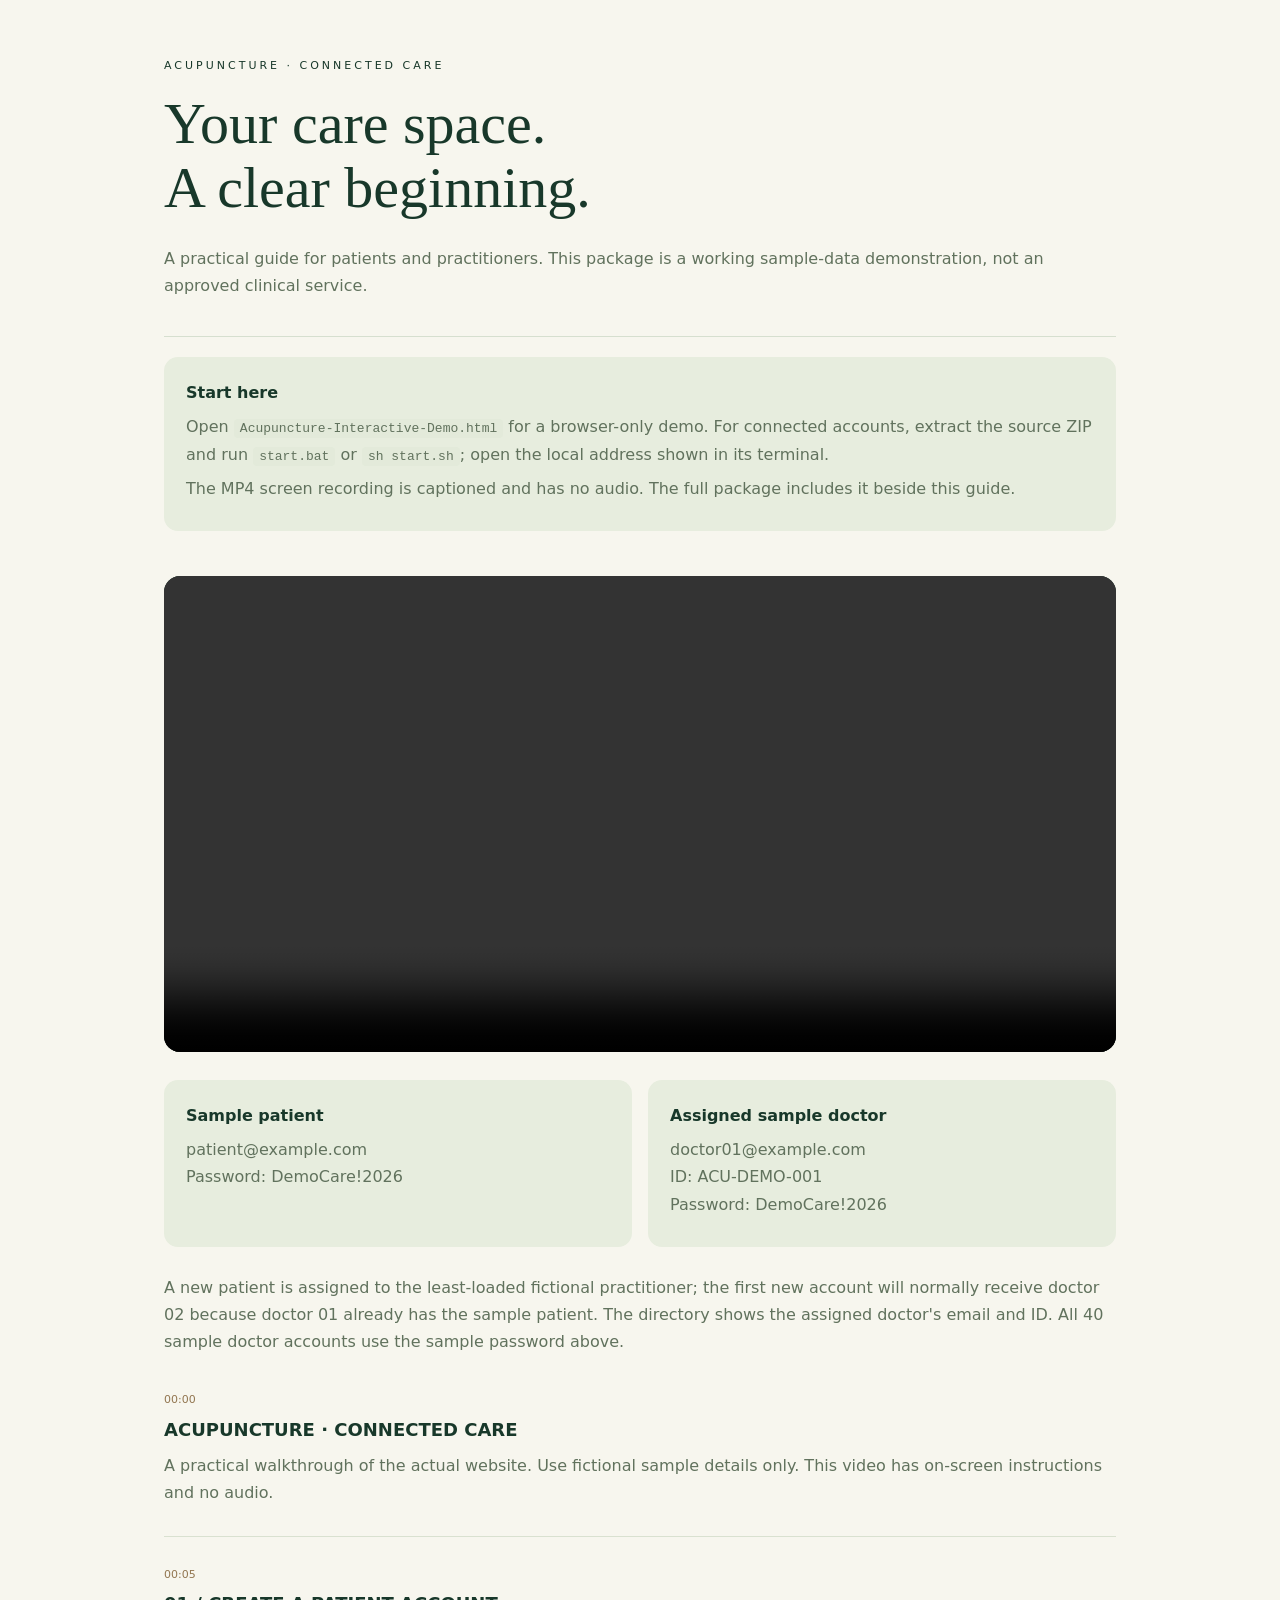
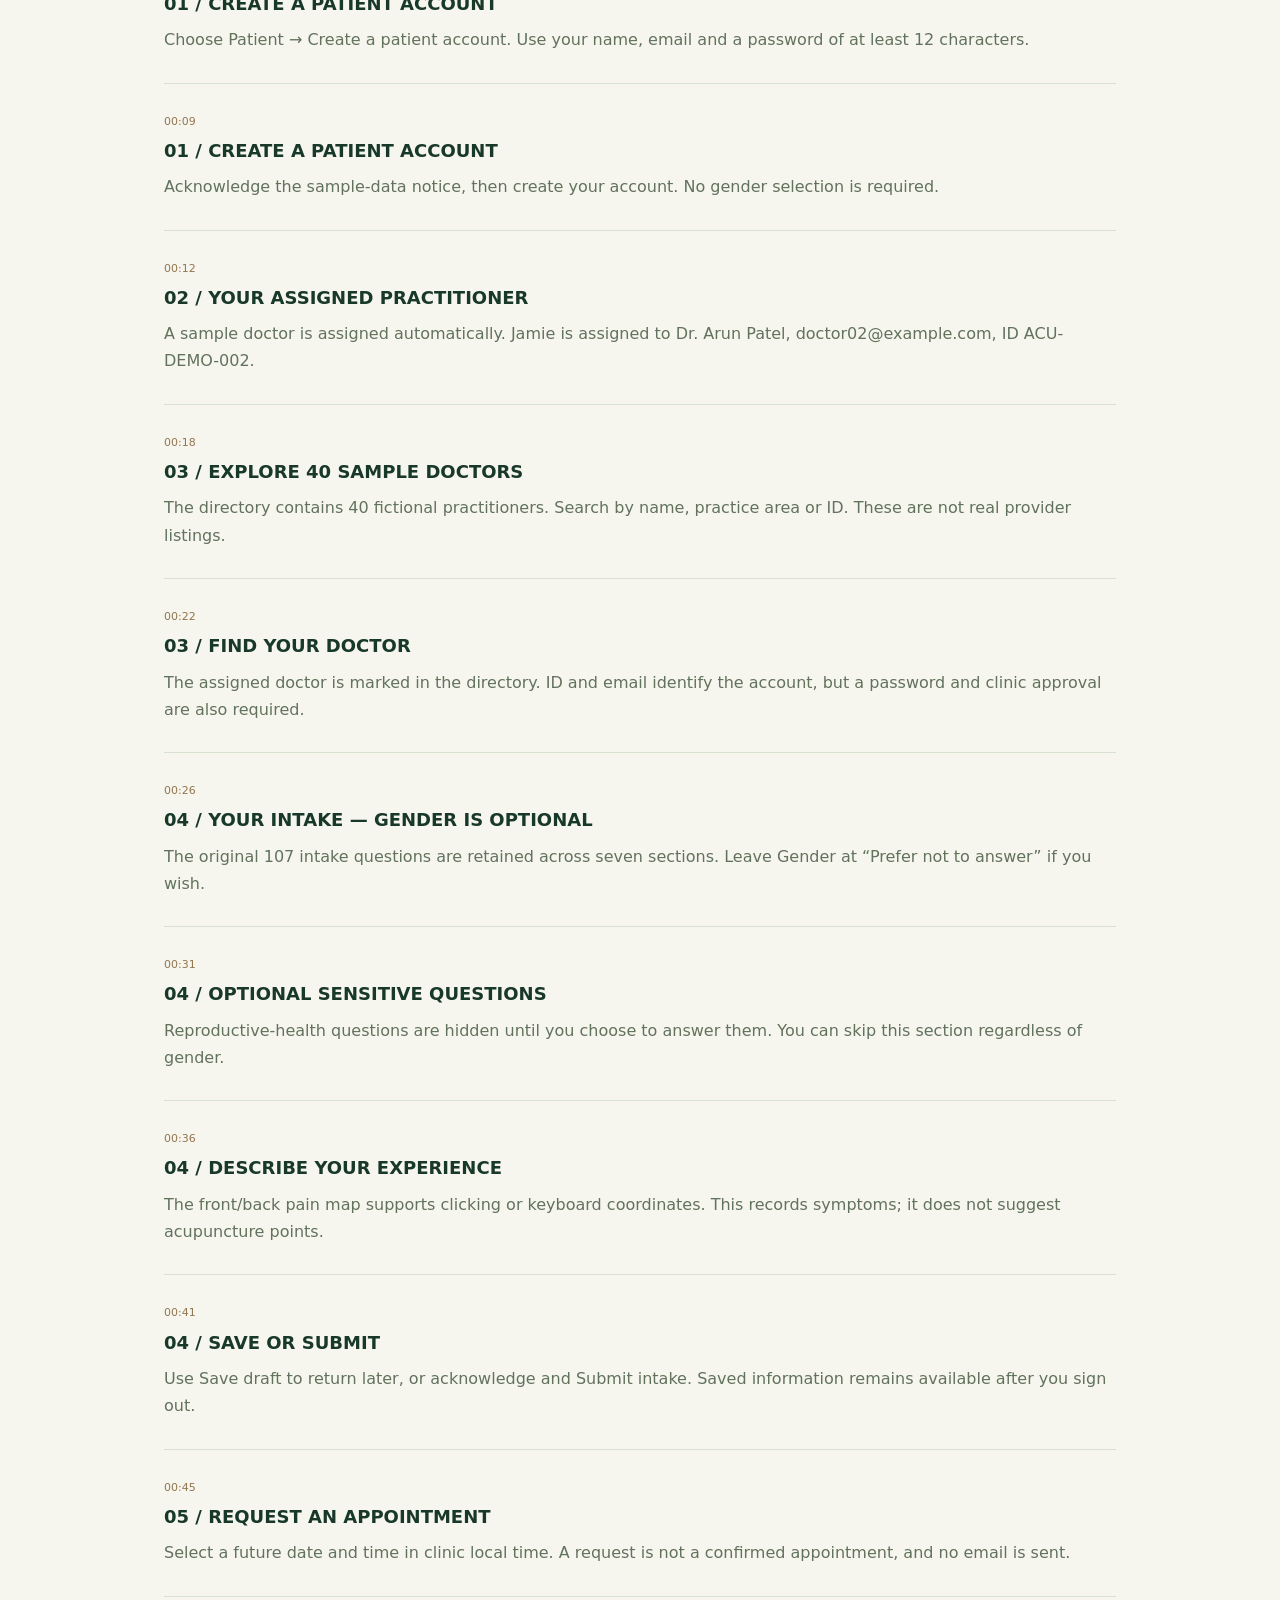
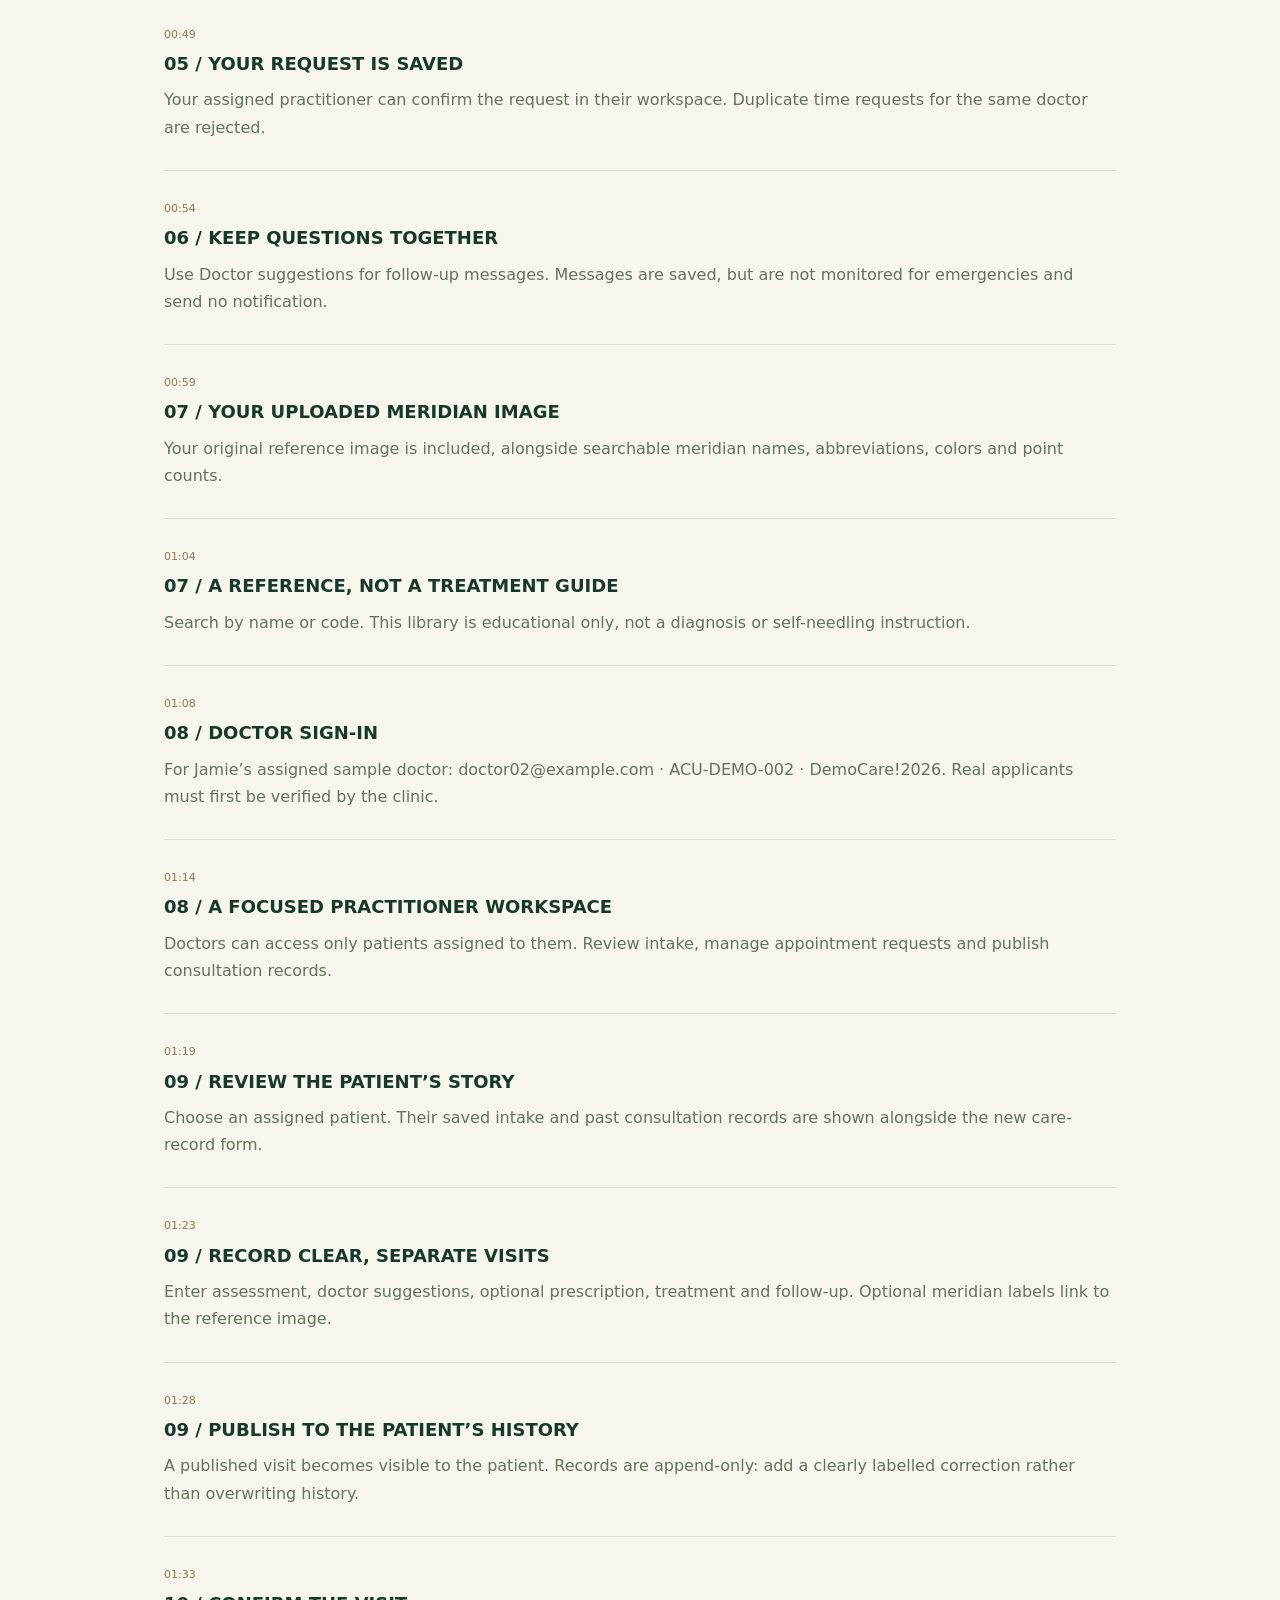
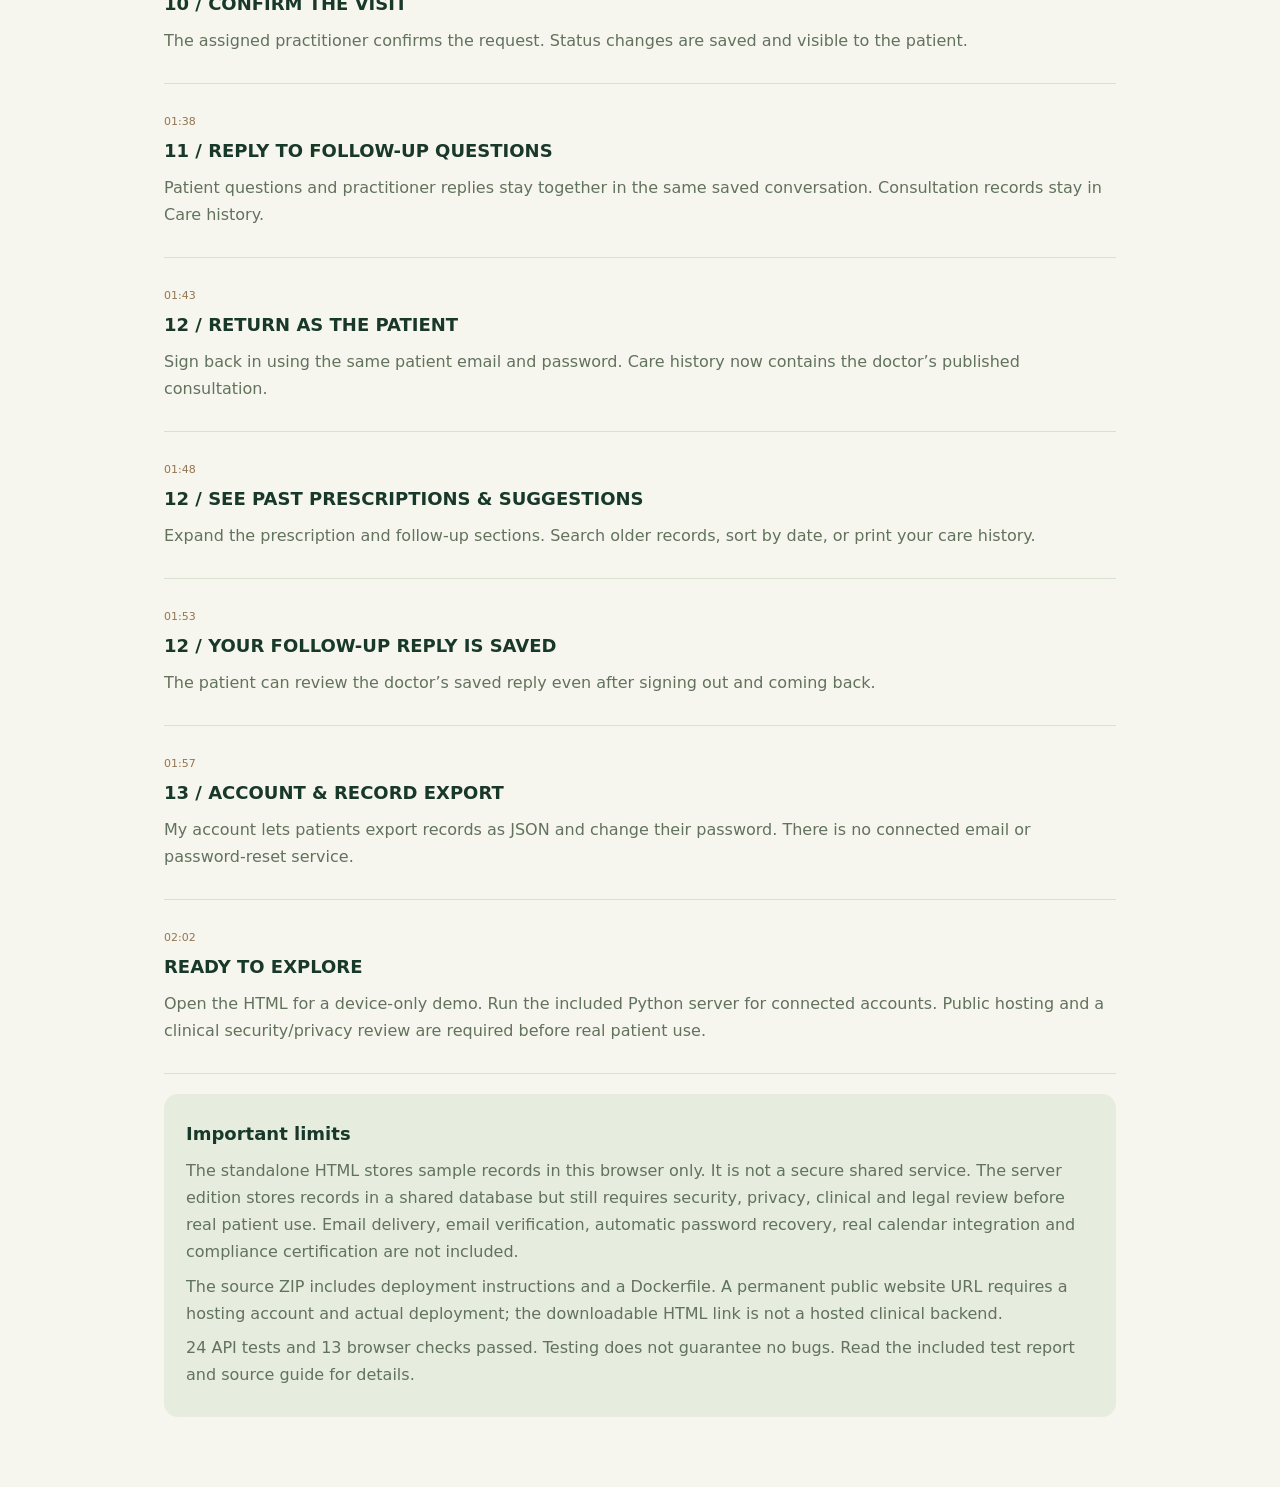
<file: docs/USER-GUIDE.html>
<!doctype html><html lang="en"><meta charset="utf-8"><meta name="viewport" content="width=device-width, initial-scale=1"><title>Acupuncture — User guide</title><style>*{box-sizing:border-box}body{margin:0;background:#f7f6ee;color:#18382a;font:16px/1.7 system-ui,sans-serif}main{max-width:1000px;margin:auto;padding:50px 24px}h1{font:58px/1.1 Georgia;margin:15px 0 25px}h2{font-size:18px;margin:3px 0}p{color:#61725d;margin:7px 0}header{border-bottom:1px solid #d6dfcf;padding-bottom:30px}.tag{font-size:11px;letter-spacing:3px;text-transform:uppercase}video{width:100%;border-radius:16px;margin-top:25px;background:#18382a}article{padding:22px 0;border-bottom:1px solid #d9e1d0}small{font-size:11px;color:#927650}.box{background:#e7edde;padding:22px;border-radius:14px;margin:20px 0}a{color:#234d35}code{background:#e3eada;border-radius:4px;padding:2px 6px;font-size:13px}.grid{display:grid;grid-template-columns:1fr 1fr;gap:16px}@media(max-width:600px){h1{font-size:43px}.grid{grid-template-columns:1fr}}@media print{video{display:none}main{padding:0}h1{font-size:35px}}</style><main><header><span class="tag">Acupuncture · Connected care</span><h1>Your care space.<br>A clear beginning.</h1><p>A practical guide for patients and practitioners. This package is a working sample-data demonstration, not an approved clinical service.</p></header><div class="box"><b>Start here</b><p>Open <code>Acupuncture-Interactive-Demo.html</code> for a browser-only demo. For connected accounts, extract the source ZIP and run <code>start.bat</code> or <code>sh start.sh</code>; open the local address shown in its terminal.</p><p>The MP4 screen recording is captioned and has no audio. The full package includes it beside this guide.</p></div><video controls preload="metadata" src="How-to-Use-Acupuncture.mp4">Open the separate MP4 walkthrough.</video><div class="grid"><div class="box"><b>Sample patient</b><p>patient@example.com<br>Password: DemoCare!2026</p></div><div class="box"><b>Assigned sample doctor</b><p>doctor01@example.com<br>ID: ACU-DEMO-001<br>Password: DemoCare!2026</p></div></div><p>A new patient is assigned to the least-loaded fictional practitioner; the first new account will normally receive doctor 02 because doctor 01 already has the sample patient. The directory shows the assigned doctor's email and ID. All 40 sample doctor accounts use the sample password above.</p><article><small>00:00</small><h2>ACUPUNCTURE · CONNECTED CARE</h2><p>A practical walkthrough of the actual website. Use fictional sample details only. This video has on-screen instructions and no audio.</p></article><article><small>00:05</small><h2>01 / CREATE A PATIENT ACCOUNT</h2><p>Choose Patient → Create a patient account. Use your name, email and a password of at least 12 characters.</p></article><article><small>00:09</small><h2>01 / CREATE A PATIENT ACCOUNT</h2><p>Acknowledge the sample-data notice, then create your account. No gender selection is required.</p></article><article><small>00:12</small><h2>02 / YOUR ASSIGNED PRACTITIONER</h2><p>A sample doctor is assigned automatically. Jamie is assigned to Dr. Arun Patel, doctor02@example.com, ID ACU-DEMO-002.</p></article><article><small>00:18</small><h2>03 / EXPLORE 40 SAMPLE DOCTORS</h2><p>The directory contains 40 fictional practitioners. Search by name, practice area or ID. These are not real provider listings.</p></article><article><small>00:22</small><h2>03 / FIND YOUR DOCTOR</h2><p>The assigned doctor is marked in the directory. ID and email identify the account, but a password and clinic approval are also required.</p></article><article><small>00:26</small><h2>04 / YOUR INTAKE — GENDER IS OPTIONAL</h2><p>The original 107 intake questions are retained across seven sections. Leave Gender at “Prefer not to answer” if you wish.</p></article><article><small>00:31</small><h2>04 / OPTIONAL SENSITIVE QUESTIONS</h2><p>Reproductive-health questions are hidden until you choose to answer them. You can skip this section regardless of gender.</p></article><article><small>00:36</small><h2>04 / DESCRIBE YOUR EXPERIENCE</h2><p>The front/back pain map supports clicking or keyboard coordinates. This records symptoms; it does not suggest acupuncture points.</p></article><article><small>00:41</small><h2>04 / SAVE OR SUBMIT</h2><p>Use Save draft to return later, or acknowledge and Submit intake. Saved information remains available after you sign out.</p></article><article><small>00:45</small><h2>05 / REQUEST AN APPOINTMENT</h2><p>Select a future date and time in clinic local time. A request is not a confirmed appointment, and no email is sent.</p></article><article><small>00:49</small><h2>05 / YOUR REQUEST IS SAVED</h2><p>Your assigned practitioner can confirm the request in their workspace. Duplicate time requests for the same doctor are rejected.</p></article><article><small>00:54</small><h2>06 / KEEP QUESTIONS TOGETHER</h2><p>Use Doctor suggestions for follow-up messages. Messages are saved, but are not monitored for emergencies and send no notification.</p></article><article><small>00:59</small><h2>07 / YOUR UPLOADED MERIDIAN IMAGE</h2><p>Your original reference image is included, alongside searchable meridian names, abbreviations, colors and point counts.</p></article><article><small>01:04</small><h2>07 / A REFERENCE, NOT A TREATMENT GUIDE</h2><p>Search by name or code. This library is educational only, not a diagnosis or self-needling instruction.</p></article><article><small>01:08</small><h2>08 / DOCTOR SIGN-IN</h2><p>For Jamie’s assigned sample doctor: doctor02@example.com · ACU-DEMO-002 · DemoCare!2026. Real applicants must first be verified by the clinic.</p></article><article><small>01:14</small><h2>08 / A FOCUSED PRACTITIONER WORKSPACE</h2><p>Doctors can access only patients assigned to them. Review intake, manage appointment requests and publish consultation records.</p></article><article><small>01:19</small><h2>09 / REVIEW THE PATIENT’S STORY</h2><p>Choose an assigned patient. Their saved intake and past consultation records are shown alongside the new care-record form.</p></article><article><small>01:23</small><h2>09 / RECORD CLEAR, SEPARATE VISITS</h2><p>Enter assessment, doctor suggestions, optional prescription, treatment and follow-up. Optional meridian labels link to the reference image.</p></article><article><small>01:28</small><h2>09 / PUBLISH TO THE PATIENT’S HISTORY</h2><p>A published visit becomes visible to the patient. Records are append-only: add a clearly labelled correction rather than overwriting history.</p></article><article><small>01:33</small><h2>10 / CONFIRM THE VISIT</h2><p>The assigned practitioner confirms the request. Status changes are saved and visible to the patient.</p></article><article><small>01:38</small><h2>11 / REPLY TO FOLLOW-UP QUESTIONS</h2><p>Patient questions and practitioner replies stay together in the same saved conversation. Consultation records stay in Care history.</p></article><article><small>01:43</small><h2>12 / RETURN AS THE PATIENT</h2><p>Sign back in using the same patient email and password. Care history now contains the doctor’s published consultation.</p></article><article><small>01:48</small><h2>12 / SEE PAST PRESCRIPTIONS &amp; SUGGESTIONS</h2><p>Expand the prescription and follow-up sections. Search older records, sort by date, or print your care history.</p></article><article><small>01:53</small><h2>12 / YOUR FOLLOW-UP REPLY IS SAVED</h2><p>The patient can review the doctor’s saved reply even after signing out and coming back.</p></article><article><small>01:57</small><h2>13 / ACCOUNT &amp; RECORD EXPORT</h2><p>My account lets patients export records as JSON and change their password. There is no connected email or password-reset service.</p></article><article><small>02:02</small><h2>READY TO EXPLORE</h2><p>Open the HTML for a device-only demo. Run the included Python server for connected accounts. Public hosting and a clinical security/privacy review are required before real patient use.</p></article><section class="box"><h2>Important limits</h2><p>The standalone HTML stores sample records in this browser only. It is not a secure shared service. The server edition stores records in a shared database but still requires security, privacy, clinical and legal review before real patient use. Email delivery, email verification, automatic password recovery, real calendar integration and compliance certification are not included.</p><p>The source ZIP includes deployment instructions and a Dockerfile. A permanent public website URL requires a hosting account and actual deployment; the downloadable HTML link is not a hosted clinical backend.</p><p>24 API tests and 13 browser checks passed. Testing does not guarantee no bugs. Read the included test report and source guide for details.</p></section></main></html>
</file>
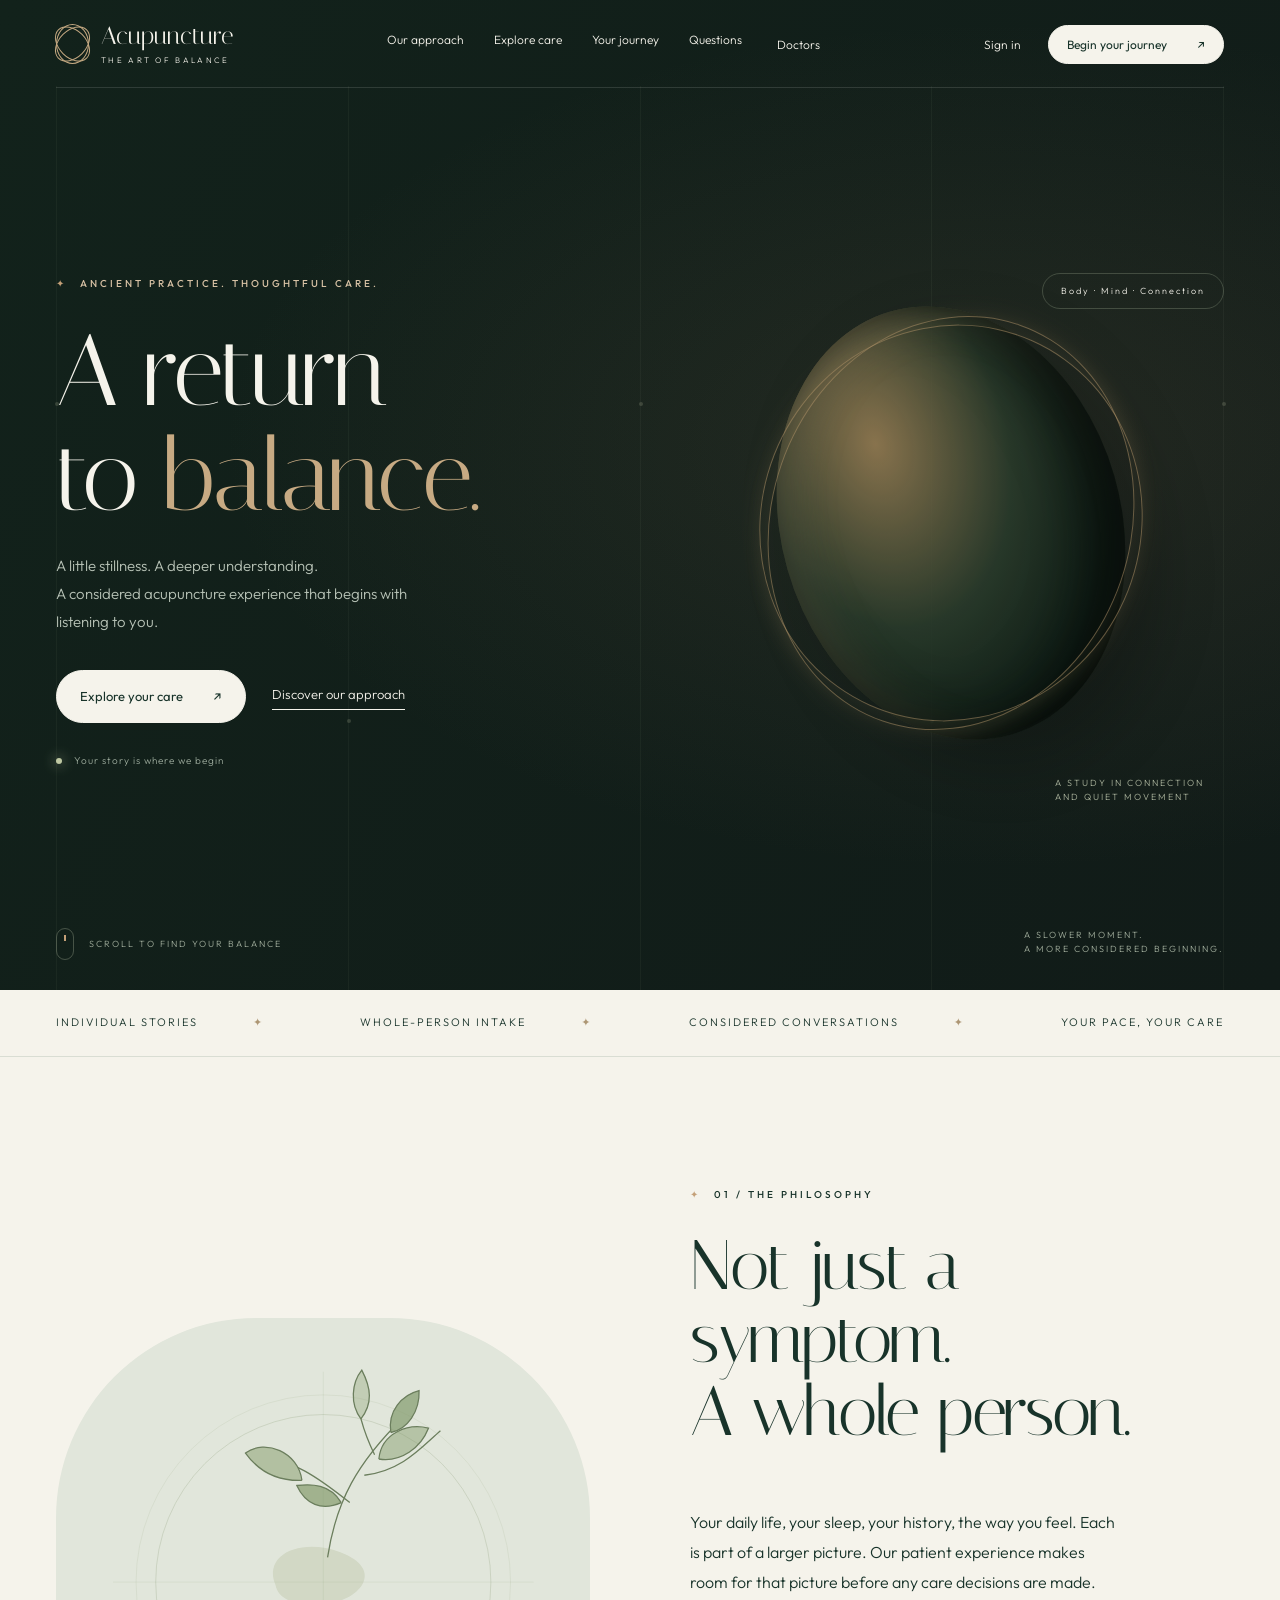
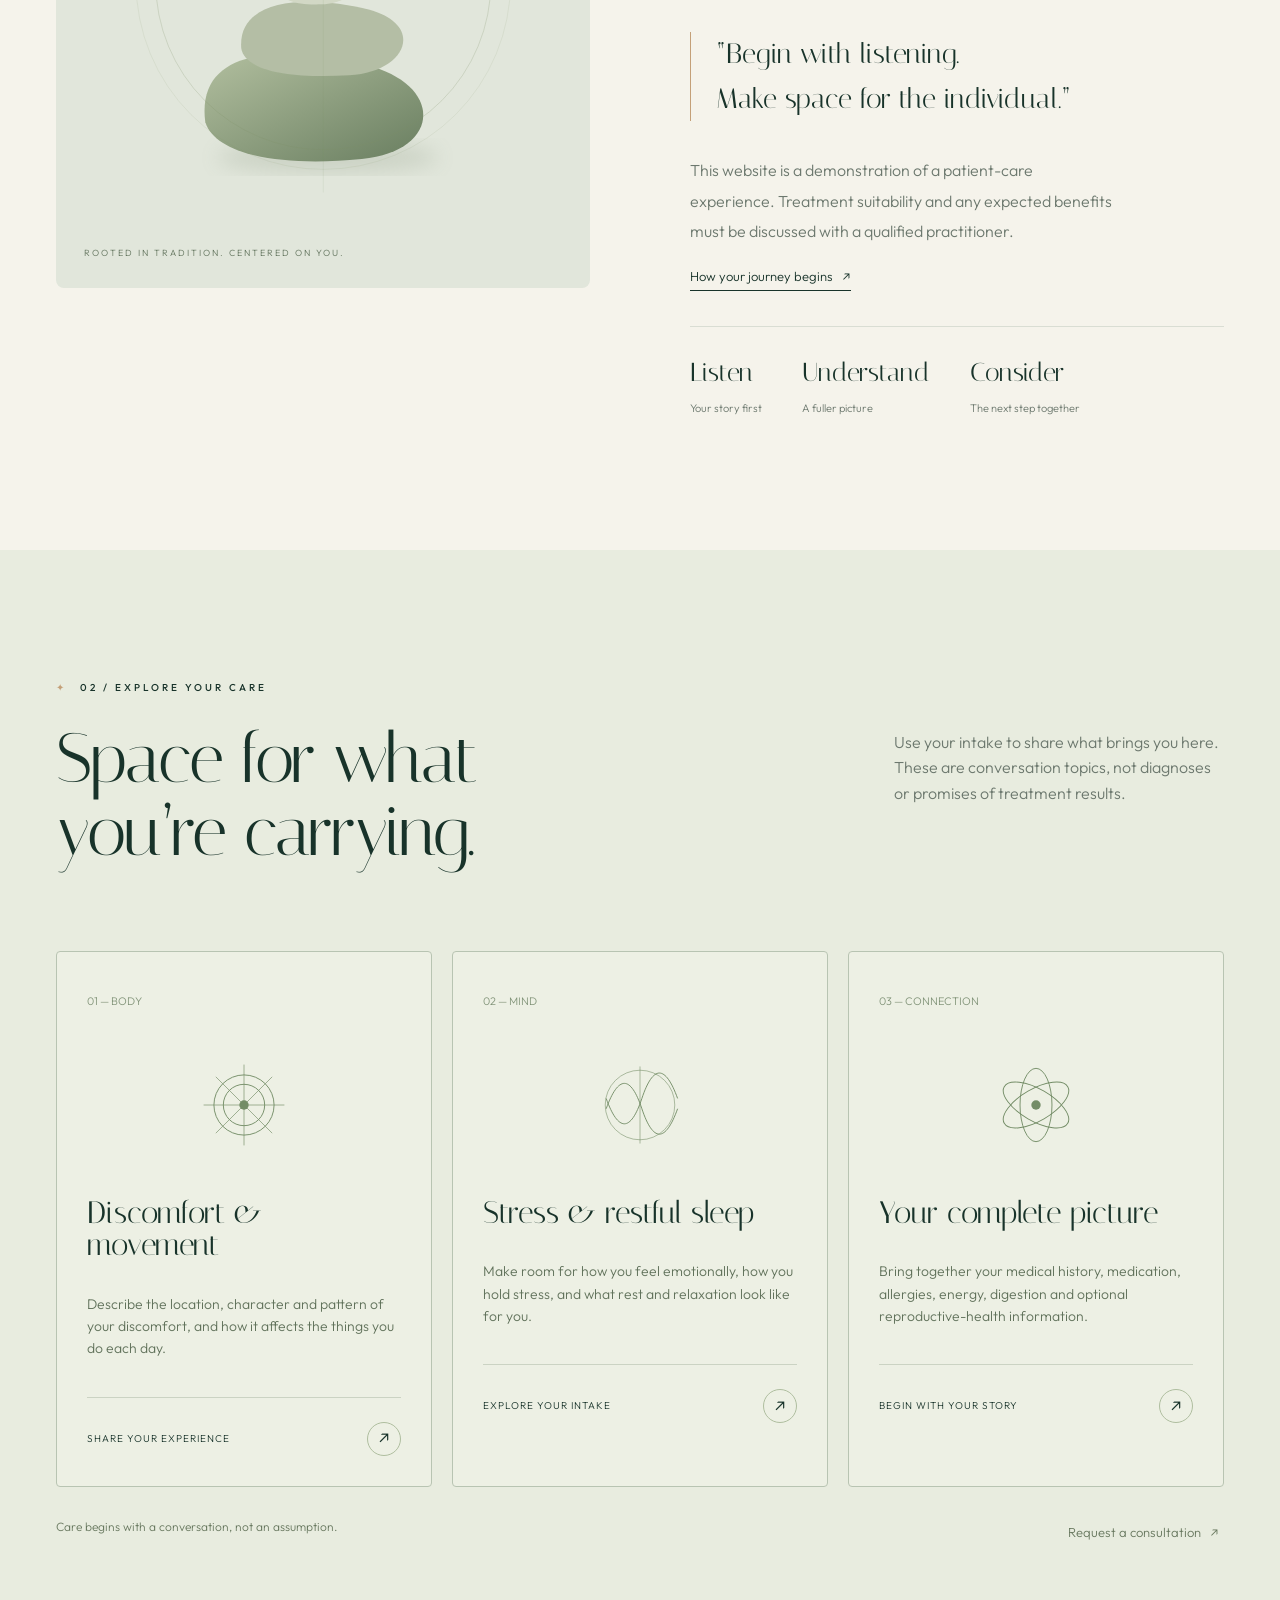
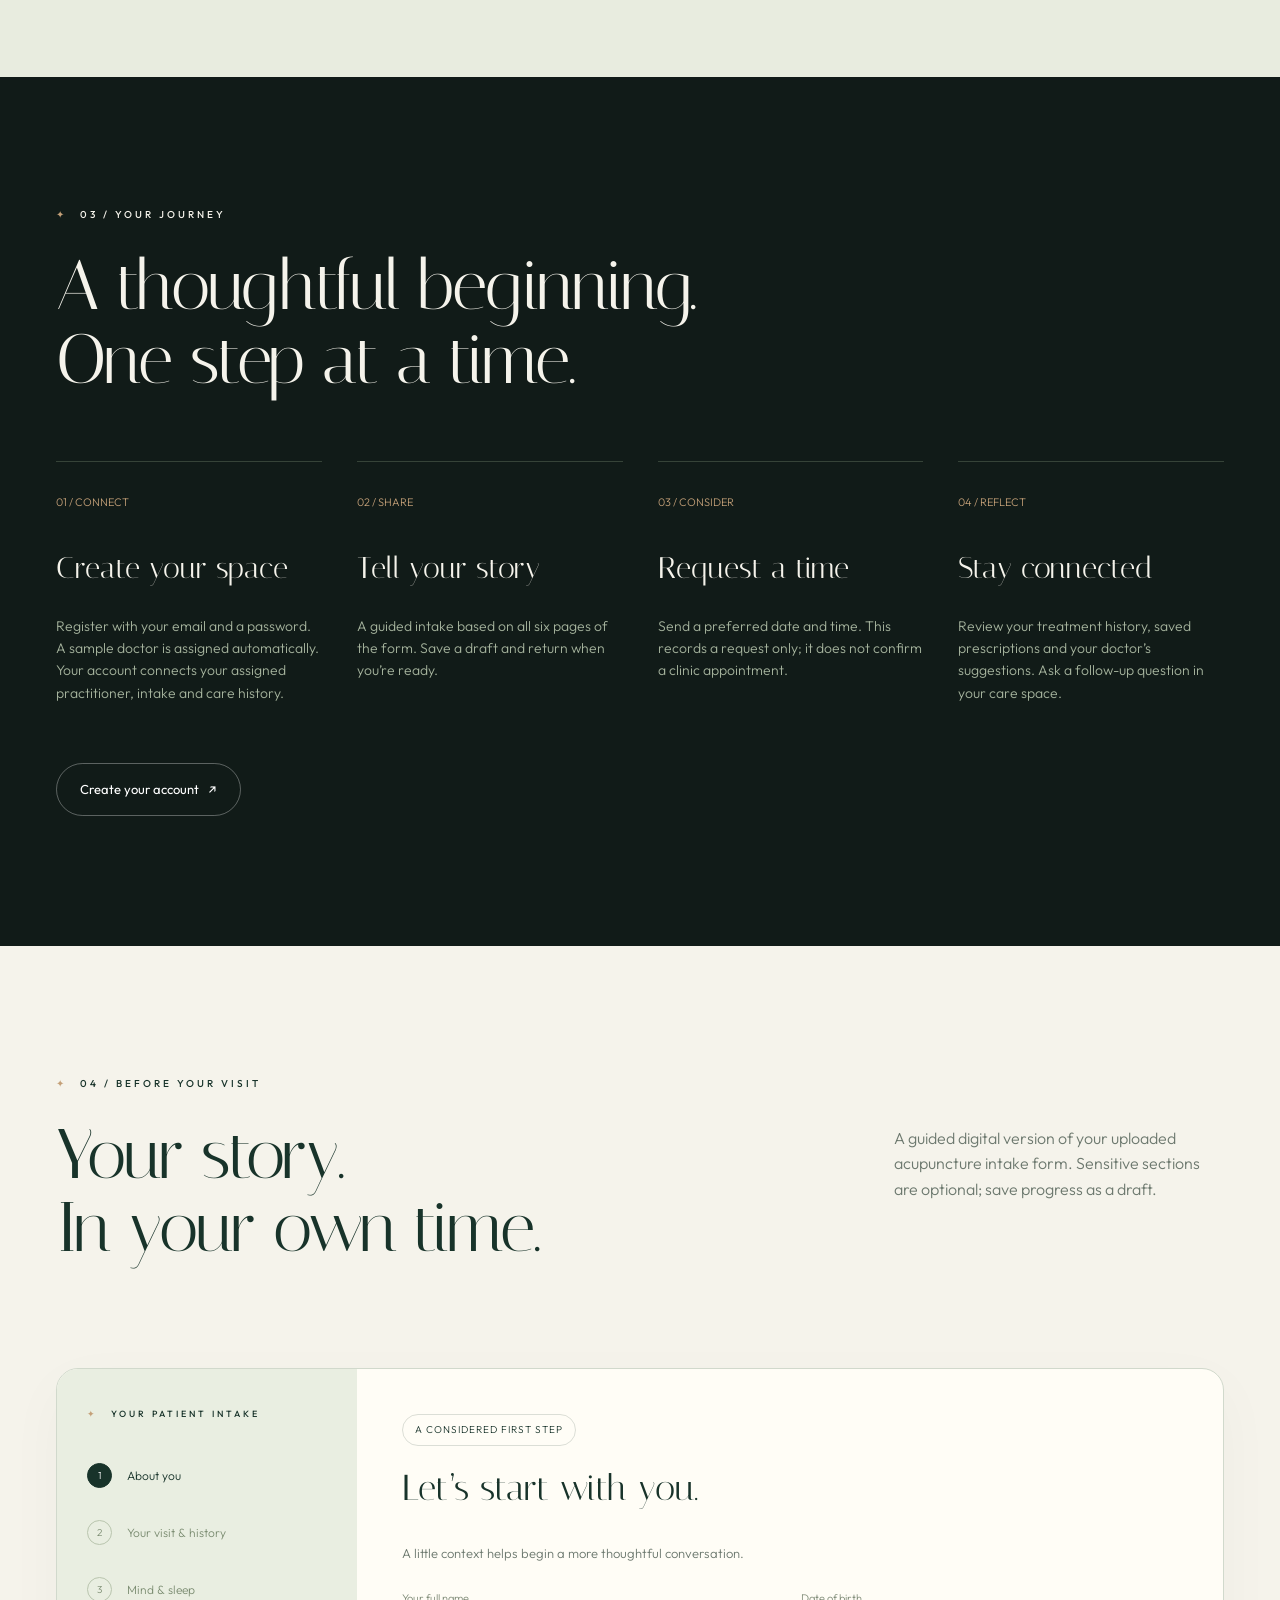
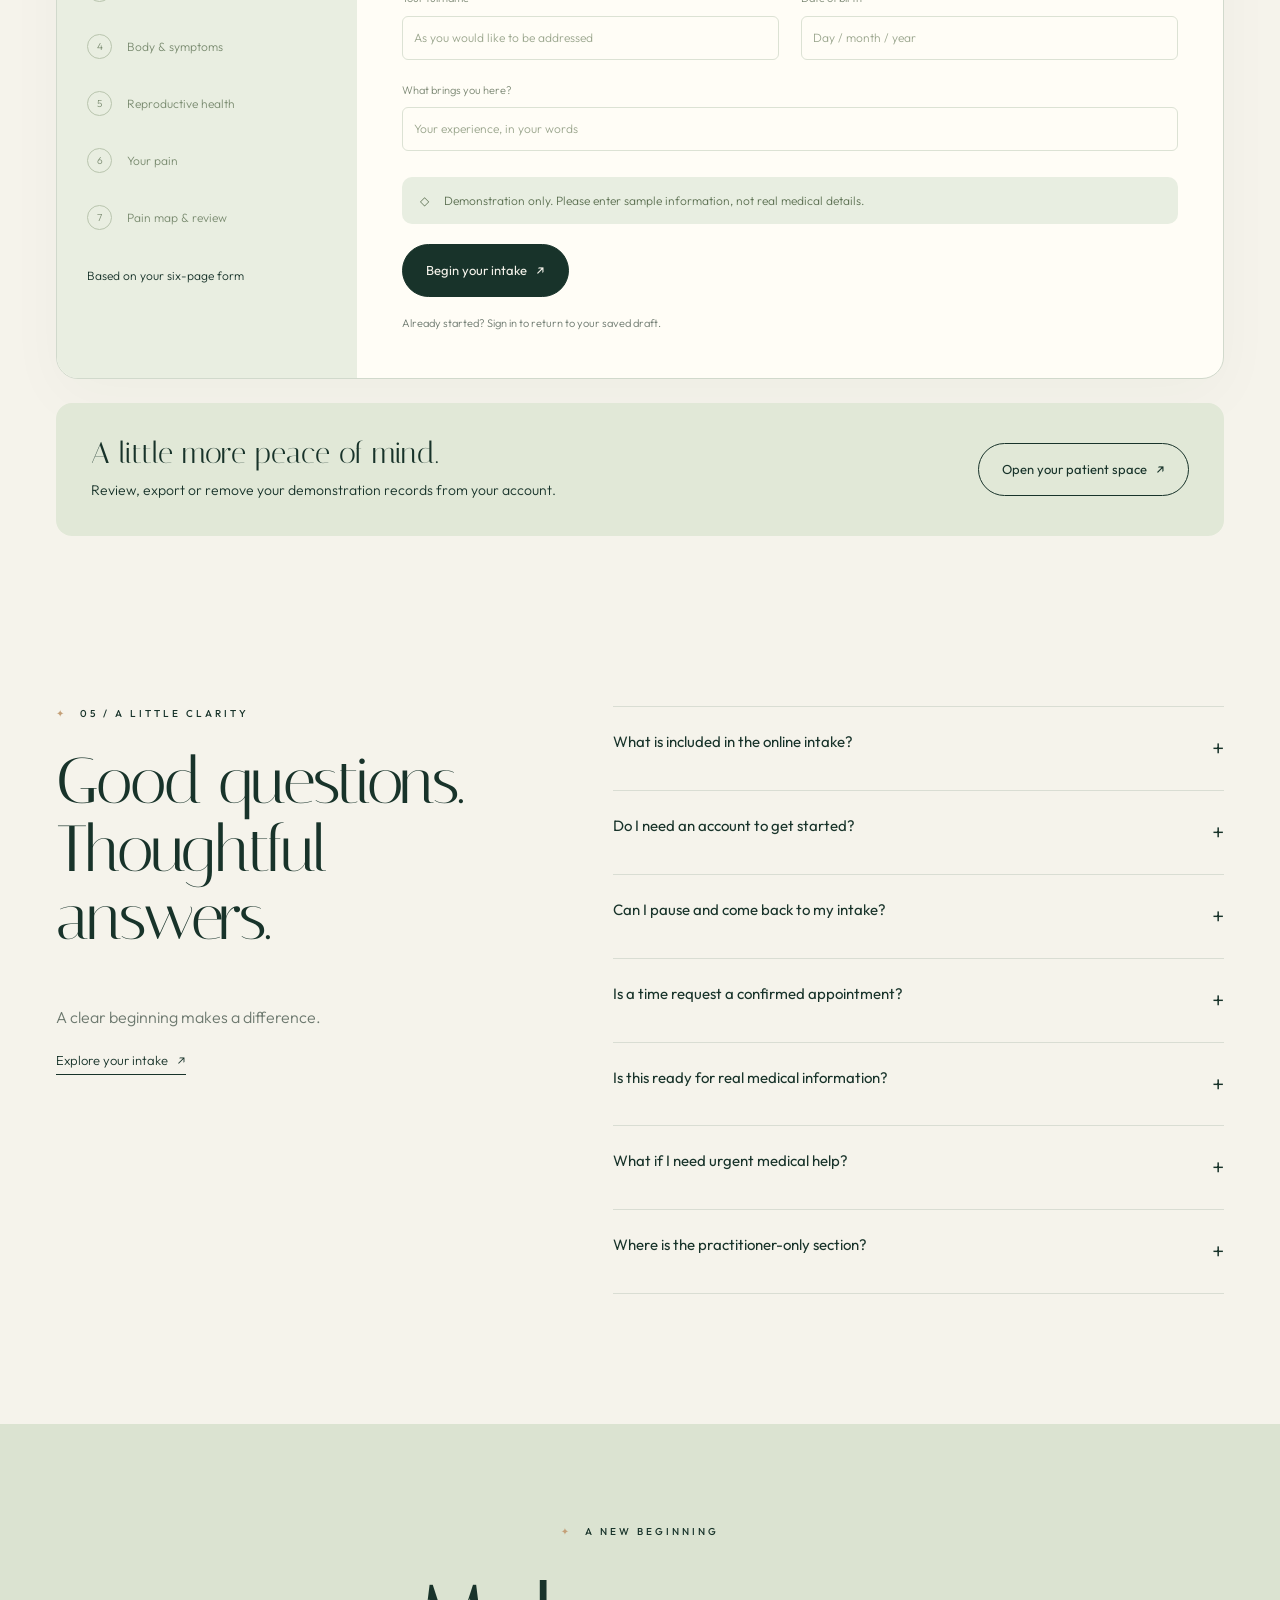
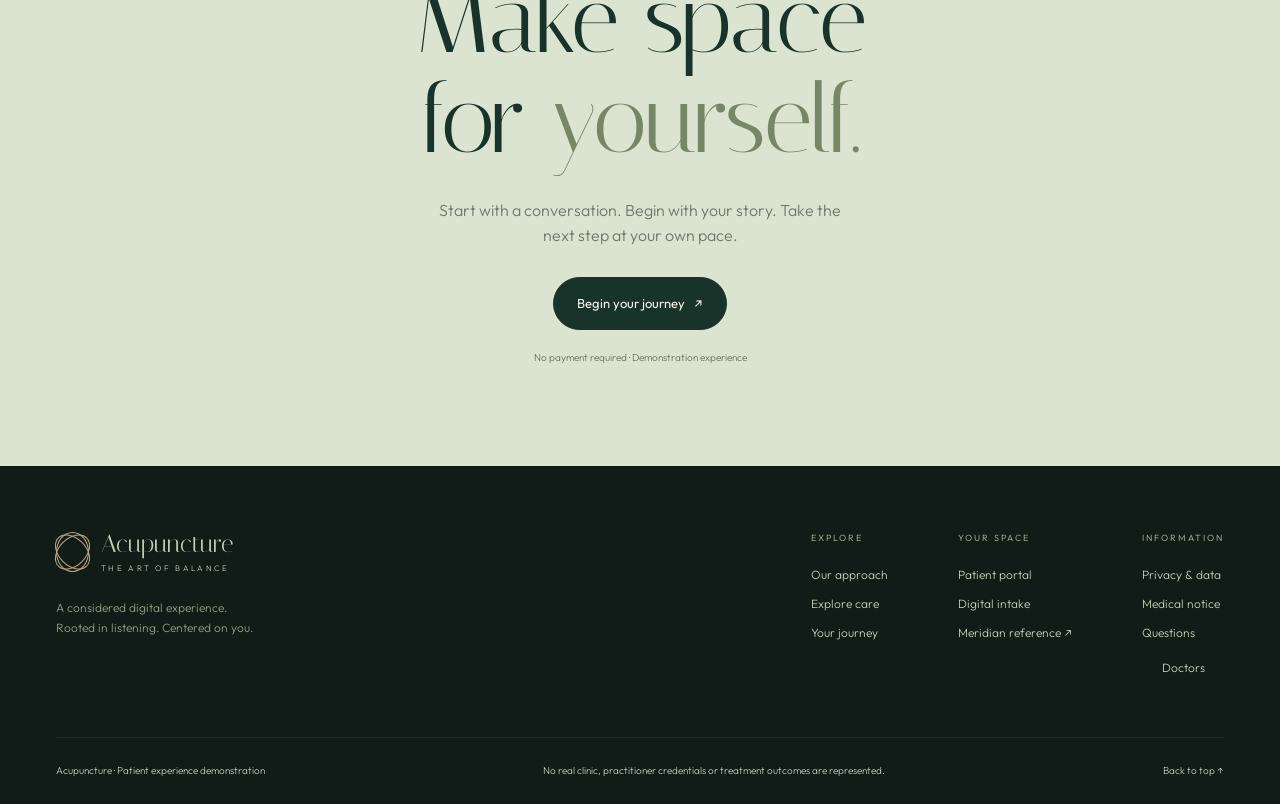
<file: static/landing.html>
<!DOCTYPE html>
<html lang="en"><head><meta charset="utf-8"><meta name="viewport" content="width=device-width,initial-scale=1"><meta name="theme-color" content="#121b18"><meta name="description" content="A considered acupuncture experience. Explore the approach, prepare your intake, and manage your care requests."><title>Acupuncture — A return to balance</title>
<style>
@import url('https://fonts.googleapis.com/css2?family=Italiana&family=Outfit:wght@300;400;500;600&display=swap');
:root{--ink:#18332a;--deep:#111b18;--paper:#f5f3eb;--sage:#dce4d7;--muted:#6c786e;--copper:#c4a078;--line:#d9ddd3;--radius:22px;--serif:'Italiana',Georgia,serif;--sans:'Outfit',system-ui,sans-serif}*{box-sizing:border-box}html{scroll-behavior:smooth;scroll-padding-top:90px}body{margin:0;font-family:var(--sans);background:var(--paper);color:var(--ink);font-weight:300;line-height:1.6}button,input,select,textarea{font:inherit}button,a,input,select,textarea{touch-action:manipulation}button,a{cursor:pointer}a{color:inherit;text-decoration:none}button{color:inherit}button:disabled{opacity:.5;cursor:wait}button:focus-visible,a:focus-visible,input:focus-visible,textarea:focus-visible,select:focus-visible,summary:focus-visible{outline:3px solid #bc7d39;outline-offset:4px}input,select,textarea{width:100%;padding:13px 14px;border:1px solid #c7d0c4;border-radius:9px;background:#fffdf7;color:var(--ink);min-width:0}input[type=checkbox]{width:18px;height:18px;accent-color:var(--ink);flex-shrink:0}input[type=range]{accent-color:var(--ink);padding:0}textarea{resize:vertical;min-height:96px}label{font-size:14px;font-weight:400}h1,h2,h3,p{margin-top:0}h1,h2,h3{font-family:var(--serif);font-weight:400;line-height:1.04}h1{font-size:clamp(68px,7.9vw,128px);letter-spacing:-3px;margin-bottom:24px}h2{font-size:clamp(48px,5.5vw,82px);letter-spacing:-2px}h3{font-size:33px}p{font-size:16px}small{font-size:12px}::selection{background:#d5b48d;color:#14231c}.wrap{max-width:1340px;width:calc(100% - 112px);margin:auto}.eyebrow{text-transform:uppercase;letter-spacing:3px;font-size:10px;font-weight:500;display:block;margin-bottom:26px}.eyebrow:before{content:'✦';color:var(--copper);margin-right:13px}.button{display:inline-flex;align-items:center;justify-content:center;gap:30px;border:1px solid var(--ink);background:var(--ink);color:var(--paper);padding:15px 23px;border-radius:40px;font-size:13px;font-weight:400;transition:transform .25s,background .25s}.button:hover{transform:translateY(-3px);background:#2c4b3b}.button.light{background:var(--paper);border-color:var(--paper);color:var(--ink)}.button.outline{background:transparent;color:var(--ink)}.button.ghost{background:transparent;border-color:#ffffff50;color:#fff}.button.small{padding:9px 18px;font-size:12px}.textlink{display:inline-block;border-bottom:1px solid currentColor;padding-bottom:4px;font-size:13px}.pill{display:inline-flex;align-items:center;border:1px solid #70817440;border-radius:20px;padding:7px 12px;font-size:10px;letter-spacing:1px;text-transform:uppercase}.subtle{color:var(--muted)}.progress{height:2px;background:var(--copper);position:fixed;top:0;left:0;z-index:60;width:0}.skip{position:fixed;left:20px;top:-80px;z-index:100;background:white;padding:10px}.skip:focus{top:10px}header{position:fixed;z-index:40;top:2px;left:0;right:0;color:var(--paper);transition:background .4s,box-shadow .4s}header.scrolled{background:#14231cf5;box-shadow:0 4px 30px #0001}header .wrap{height:86px;display:flex;align-items:center;justify-content:space-between;border-bottom:1px solid #ffffff20}.brand{display:flex;gap:12px;align-items:center}.brand-icon{width:33px;height:40px;position:relative;border:1px solid #c2a780;border-radius:50%}.brand-icon:before,.brand-icon:after{content:'';position:absolute;border:1px solid #c2a780;border-radius:50%;inset:5px -5px;transform:rotate(45deg)}.brand-icon:after{transform:rotate(-45deg)}.brand strong{display:block;font-family:var(--serif);font-size:25px;font-weight:400;line-height:1}.brand small{display:block;text-transform:uppercase;letter-spacing:2.3px;font-size:8px;margin-top:6px}nav{display:flex;gap:30px;font-size:12px}nav a{position:relative}nav a:after{content:'';height:1px;background:var(--copper);position:absolute;bottom:-8px;width:0;left:0;transition:width .3s}nav a:hover:after{width:100%}.header-actions{display:flex;align-items:center;gap:22px;font-size:12px}.bare{border:0;background:transparent;padding:5px}.menu-toggle{display:none;color:#fff;font-size:24px}.hero{min-height:110vh;background:var(--deep);color:var(--paper);position:relative;overflow:hidden;display:flex;align-items:center;padding:155px 0 100px}.hero:before{content:'';position:absolute;inset:0;background:radial-gradient(ellipse at 78% 45%,#76604830,transparent 55%),linear-gradient(120deg,#12221b,transparent)}.grid-lines{position:absolute;inset:86px 56px 0;display:flex;justify-content:space-between;pointer-events:none;opacity:.45}.grid-lines i{width:1px;background:#c0cbb01c;position:relative}.grid-lines i:before{content:'';width:4px;height:4px;position:absolute;top:35%;left:-1px;background:#b3b99b80;border-radius:50%;animation:drift 20s infinite alternate}.grid-lines i:nth-child(2n):before{top:70%;animation-direction:alternate-reverse}.hero-layout{position:relative;display:grid;grid-template-columns:1.1fr 1fr;gap:20px;align-items:center;z-index:2}.hero .eyebrow{color:#d7c1a4}.hero-copy{position:relative;z-index:3}.hero-copy em{font-style:normal;color:#c7aa83}.hero-copy p{max-width:390px;color:#b8c3b7;font-size:15px;font-weight:300;line-height:1.85}.hero-links{display:flex;gap:26px;align-items:center;margin-top:35px}.hero-note{font-size:10px;letter-spacing:1px;color:#9caa9c;margin-top:30px;display:flex;gap:12px;align-items:center}.hero-note:before{content:'';width:6px;height:6px;border-radius:50%;background:#bfc8a3;box-shadow:0 0 13px #bfc8a3}.art{height:620px;position:relative;display:flex;align-items:center;justify-content:center}.art canvas{position:absolute;width:100%;height:100%;inset:0;z-index:2}.orb-fallback{width:340px;height:440px;position:relative;transform:rotate(-16deg);border-radius:50%;box-shadow:inset -20px -12px 60px #040806,inset 16px 10px 40px #d4b48740,20px 30px 70px #0004;background:radial-gradient(ellipse at 35% 28%,#9a8055,#293b2b 42%,#0b1a13 73%);opacity:.85}.orb-fallback:before,.orb-fallback:after{content:'';position:absolute;inset:20px -20px;border:1px solid #c9a67588;border-radius:50%;transform:rotate(40deg);box-shadow:0 0 25px #d5b68220}.orb-fallback:after{transform:rotate(-55deg);inset:40px -40px}.art.ready .orb-fallback{opacity:0}.art-label{position:absolute;bottom:28px;right:20px;font-size:9px;letter-spacing:2px;text-transform:uppercase;color:#adb69f;z-index:3;max-width:150px}.orbit-label{position:absolute;top:60px;right:0;border:1px solid #aebc9d44;padding:10px 18px;border-radius:30px;font-size:9px;letter-spacing:2px}.hero-bottom{position:absolute;bottom:30px;left:56px;right:56px;display:flex;justify-content:space-between;color:#a4b09f;font-size:9px;letter-spacing:2px;text-transform:uppercase}.scroll-indicator{display:flex;align-items:center;gap:15px}.scroll-indicator span{height:32px;width:18px;border:1px solid #98a48d66;border-radius:10px;position:relative}.scroll-indicator span:after{content:'';width:2px;height:6px;position:absolute;left:7px;top:6px;background:var(--copper);animation:drift 2s infinite}.ticker{border-bottom:1px solid var(--line);padding:24px 0}.ticker .wrap{display:flex;justify-content:space-between;gap:20px;align-items:center;font-size:11px;letter-spacing:2px;text-transform:uppercase}.ticker span:not(:last-child):after{content:'✦';margin-left:55px;color:#ad9674}.section{padding:130px 0;position:relative}.section-top{display:flex;justify-content:space-between;align-items:flex-start;gap:60px}.section-top p{max-width:330px;padding-top:50px}.two-col{display:grid;grid-template-columns:1fr 1fr;gap:100px;align-items:center}.philosophy-visual{height:570px;background:#e1e6db;border-radius:200px 200px 8px 8px;position:relative;display:flex;align-items:center;justify-content:center;overflow:hidden}.philosophy-visual svg{width:90%;height:90%}.visual-caption{position:absolute;bottom:28px;left:28px;font-size:9px;letter-spacing:2px;text-transform:uppercase;color:#5f715a}.philosophy-copy p{max-width:430px;line-height:1.9}.quote{font-family:var(--serif);font-size:28px;border-left:1px solid var(--copper);padding-left:25px;margin:34px 0}.mini-row{display:flex;gap:40px;border-top:1px solid var(--line);padding-top:25px;margin-top:35px}.mini-row b{font-family:var(--serif);font-size:26px;font-weight:400;display:block}.mini-row span{font-size:11px;color:var(--muted)}.services{background:#e8ecdf}.cards{display:grid;grid-template-columns:repeat(3,1fr);gap:20px;margin-top:25px}.service-card{border:1px solid #b8c4b2;background:#f7f7ee55;padding:35px 30px 30px;transition:transform .4s,background .4s;border-radius:4px}.service-card:hover{transform:translateY(-8px);background:#f8f7ef}.service-card .num{color:#819378;font-size:11px}.service-card svg{display:block;width:94px;height:94px;margin:45px auto;color:#748d67}.service-card h3{font-size:31px}.service-card p{font-size:14px;color:#61725b;min-height:90px}.card-footer{border-top:1px solid #cbd3c3;padding-top:24px;display:flex;justify-content:space-between;align-items:center;font-size:10px;letter-spacing:1px}.circle-arrow{border-radius:50%;border:1px solid #afbe9f;width:34px;height:34px;display:grid;place-items:center;font-size:18px}.wide-callout{display:flex;justify-content:space-between;gap:20px;font-size:12px;margin-top:30px;color:#68785f}.journey{background:var(--deep);color:var(--paper)}.journey h2{max-width:650px}.steps{display:grid;grid-template-columns:repeat(4,1fr);gap:35px;margin-top:65px}.step{border-top:1px solid #82947a55;padding-top:26px}.step .number{font-size:11px;color:#c4a078}.step h3{margin-top:40px;font-size:30px}.step p{font-size:14px;color:#a5b39d}.intake-section{background:var(--paper)}.intake-preview{border:1px solid #d1d9cc;border-radius:var(--radius);background:#fffdf6;box-shadow:0 18px 60px #22351c08;overflow:hidden;margin-top:45px;display:grid;grid-template-columns:300px 1fr}.intake-side{background:#e9eee1;padding:38px 30px}.intake-side .eyebrow{font-size:9px}.intake-side ol{padding:0;list-style:none}.intake-side li{display:flex;gap:15px;align-items:center;font-size:12px;padding:16px 0;color:#7b8c71}.intake-side li:first-child{color:var(--ink)}.step-dot{display:inline-grid;place-items:center;border:1px solid #b9c5ae;width:25px;height:25px;border-radius:50%;font-size:10px}.intake-side li:first-child .step-dot{background:var(--ink);color:white;border-color:var(--ink)}.intake-sample{padding:45px}.intake-sample h3{font-size:36px}.sample-fields{display:grid;grid-template-columns:1fr 1fr;gap:22px;margin:26px 0}.sample-label{font-size:11px;color:#7c8874;display:block;margin-bottom:8px}.fake-input{height:44px;border:1px solid #dce2d4;border-radius:6px;padding:11px;color:#9ba68e;font-size:12px}.full{grid-column:1/-1}.privacy-banner{border-radius:10px;padding:14px 18px;background:#e8eee1;display:flex;gap:15px;font-size:12px;color:#5d7153;margin:20px 0}.portal-callout{border-radius:16px;background:#e1e8d7;padding:35px;display:flex;align-items:center;justify-content:space-between;margin-top:24px;gap:30px}.portal-callout p{margin:0;font-size:14px}.portal-callout h3{margin-bottom:10px;font-size:30px}.faq-layout{display:grid;grid-template-columns:1fr 1.4fr;gap:120px}.faq-layout h2{font-size:65px}.faq{border-top:1px solid var(--line)}details{border-bottom:1px solid var(--line);padding:23px 0}summary{cursor:pointer;list-style:none;display:flex;justify-content:space-between;gap:25px;font-size:15px;font-weight:400}summary:after{content:'+';font-size:23px;font-weight:300}details[open] summary:after{content:'−'}details p{font-size:14px;color:var(--muted);padding:18px 30px 0 0;margin-bottom:0}.cta{background:#dbe3d1;padding:100px 0;text-align:center;overflow:hidden}.cta .eyebrow{margin-bottom:30px}.cta h2{font-size:clamp(60px,7.5vw,105px);margin-bottom:28px}.cta p{max-width:420px;margin:0 auto 28px}.cta-note{margin-top:20px;font-size:10px;color:#63765c}footer{padding:65px 0 25px;background:var(--deep);color:#c2cdb8}.footer-top{display:flex;justify-content:space-between;gap:30px;padding-bottom:55px}.footer-links{display:flex;gap:70px}.footer-links div{display:flex;flex-direction:column;gap:10px;font-size:12px}.footer-links b{font-size:9px;letter-spacing:2px;text-transform:uppercase;color:#93a488;font-weight:400;margin-bottom:10px}.footer-bottom{border-top:1px solid #9db78c22;padding-top:25px;font-size:10px;display:flex;justify-content:space-between;gap:20px}.reveal{opacity:1;transform:none;transition:opacity 1s,transform 1s,filter 1s}.motion .reveal:not(.visible){opacity:0;transform:translateY(24px);filter:blur(3px)}.char{display:inline-block;animation:char-up 1s both;animation-delay:calc(var(--i)*.025s)}@keyframes char-up{from{opacity:0;filter:blur(8px);transform:translateY(25px)}to{opacity:1;filter:none;transform:none}}@keyframes drift{to{transform:translateY(14px)}}
[hidden]{display:none!important}
/* Application shell */
.banner{display:none;position:fixed;bottom:15px;left:15px;right:15px;z-index:45;background:#fbf4dc;color:#4d4429;border:1px solid #d8c98e;border-radius:10px;padding:12px 20px;font-size:12px}.toast{position:fixed;bottom:25px;left:50%;transform:translate(-50%,25px);background:var(--ink);color:white;border:1px solid #71916e;padding:14px 24px;border-radius:12px;z-index:110;opacity:0;pointer-events:none;transition:.3s;max-width:90%;font-size:13px;box-shadow:0 15px 40px #0003}.toast.show{opacity:1;transform:translate(-50%,0)}dialog{padding:0;border:0;border-radius:20px;background:var(--paper);color:var(--ink);max-width:calc(100vw - 30px);box-shadow:0 30px 100px #0005}dialog::backdrop{background:#07140dbb;backdrop-filter:blur(6px)}.modal-inner{padding:42px;position:relative}.close-modal{position:absolute;right:16px;top:12px;border:0;background:transparent;font-size:26px;z-index:5;width:35px;height:35px}.auth-dialog{width:470px}.auth-dialog h2{font-size:44px;margin-bottom:18px}.auth-dialog .eyebrow{margin-bottom:15px}.form-stack{display:grid;gap:16px}.field{display:flex;flex-direction:column;gap:7px}.form-stack .button{width:100%;margin-top:6px}.error{font-size:13px;color:#ab382d;min-height:20px;margin:0}.auth-switch{text-align:center;font-size:12px;margin:23px 0 0}.auth-switch button{border:0;background:none;text-decoration:underline;font-weight:500}.check-label{display:flex;align-items:flex-start;gap:10px;font-size:12px;line-height:1.6}.password-wrap{position:relative}.password-wrap input{padding-right:65px}.password-wrap button{position:absolute;right:10px;top:10px;padding:4px;border:0;background:transparent;font-size:11px}.portal-dialog{width:1250px;height:90vh;max-height:900px}.portal-top{position:sticky;top:0;padding:25px 35px;border-bottom:1px solid var(--line);background:var(--paper);z-index:10;display:flex;justify-content:space-between;align-items:center;gap:20px}.portal-top h3{font-size:27px;margin:0}.portal-top .close-modal{position:static}.portal-tabs{display:flex;gap:8px;flex-wrap:wrap;padding:15px 30px;background:#e7ecdf;border-bottom:1px solid var(--line)}.tab{border:0;background:transparent;border-radius:30px;padding:9px 18px;font-size:12px}.tab.active{background:var(--ink);color:white}.portal-content{padding:30px}.panel[hidden]{display:none!important}.dashboard-grid{display:grid;grid-template-columns:1.5fr 1fr;gap:20px}.dashboard-card{background:#fffcf3;border:1px solid var(--line);border-radius:15px;padding:30px}.dashboard-card h3{font-size:34px;margin-bottom:14px}.dashboard-card p{font-size:14px}.status{display:inline-block;font-size:10px;letter-spacing:1px;text-transform:uppercase;color:#527046;padding:6px 12px;border-radius:20px;background:#e4ecd9}.wizard-layout{display:grid;grid-template-columns:215px 1fr;gap:32px}.wizard-nav{display:flex;flex-direction:column;gap:4px;align-self:start;position:sticky;top:150px}.wizard-nav button{display:flex;align-items:center;text-align:left;gap:10px;border:0;border-radius:9px;background:none;padding:12px 10px;font-size:12px}.wizard-nav button.active{background:#e2ead8}.wizard-main h3{font-size:38px;margin-bottom:6px}.wizard-main .subtitle{font-size:12px;color:var(--muted);margin-bottom:26px}.field-grid{display:grid;grid-template-columns:1fr 1fr;gap:20px}.field.checks,.field.textarea,.field.chart,.field.bodymap{grid-column:1/-1}.check-group{display:grid;grid-template-columns:repeat(3,1fr);gap:7px;background:#ebefe477;padding:16px;border-radius:10px;border:1px solid #d7dfce}.check-group label{display:flex;align-items:center;gap:8px;font-size:12px;line-height:1.45;padding:5px 2px;cursor:pointer;font-weight:300}.wizard-footer{display:flex;justify-content:space-between;gap:10px;margin-top:30px;border-top:1px solid var(--line);padding-top:24px;align-items:center;flex-wrap:wrap}.wizard-footer .actions{display:flex;gap:10px;flex-wrap:wrap}.save-status{font-size:11px;color:var(--muted);margin:15px 0}.chart-scroll{overflow:auto;border:1px solid var(--line);border-radius:10px}table{border-collapse:collapse;min-width:780px;width:100%;font-size:12px}td,th{padding:8px;border:1px solid var(--line);text-align:left}td input{min-width:82px;padding:8px;font-size:12px}th{font-weight:400;background:#e7edde}.pain-tools{display:flex;gap:10px;align-items:center;flex-wrap:wrap;margin-bottom:15px}.pain-tools select{width:auto}.bodymaps{display:grid;grid-template-columns:1fr 1fr;gap:20px}.body-card{border:1px solid var(--line);border-radius:12px;background:#e9eee3;position:relative;text-align:center;overflow:hidden}.body-card svg{height:400px;width:100%;cursor:crosshair;touch-action:manipulation}.body-card strong{display:block;font-size:12px;font-weight:400;margin-top:10px}.pain-point{fill:#9e573a;stroke:#fff;stroke-width:1;cursor:pointer}.pain-code{fill:white;font-size:10px;pointer-events:none;dominant-baseline:middle;text-anchor:middle;font-family:var(--sans)}.marker-list{display:flex;gap:8px;flex-wrap:wrap;margin-top:10px}.marker-list button{font-size:10px;padding:5px 10px;border-radius:20px;border:1px solid #b7c3ad;background:transparent}.consent-box{padding:20px;border:1px solid #b7c6ad;border-radius:12px;margin-top:24px}.appointment-item{border:1px solid var(--line);border-radius:10px;padding:18px;margin:12px 0;display:flex;align-items:center;justify-content:space-between;gap:20px}.appointment-item p{margin:0;font-size:13px}.danger{color:#9c3c2e;border-color:#c9988e!important}.info-dialog{width:650px}.info-dialog h2{font-size:45px}.info-dialog p,.info-dialog li{font-size:14px}.source-link{font-size:12px;text-decoration:underline}.section-id{position:absolute;top:0}.clinical-record{white-space:pre-wrap;background:#e8eee0;padding:20px;border-radius:12px;max-height:300px;overflow:auto;font-size:12px}.print-only{display:none}
@media(min-width:1450px){.hero{min-height:100vh}.art{height:700px}}@media(max-width:1050px){.wrap{width:calc(100% - 64px)}.grid-lines{left:32px;right:32px}nav{gap:18px}.header-actions{gap:12px}.hero-bottom{left:32px;right:32px}.hero-layout{grid-template-columns:1.2fr 1fr}h1{font-size:90px}.art{height:520px}.two-col{gap:50px}.philosophy-visual{height:480px}.ticker span:not(:last-child):after{margin-left:20px}.faq-layout{gap:60px}.intake-preview{grid-template-columns:240px 1fr}.steps{gap:25px}.service-card{padding:25px}.check-group{grid-template-columns:1fr 1fr}.wizard-layout{grid-template-columns:185px 1fr;gap:20px}}
@media(max-width:760px){.wrap{width:calc(100% - 40px)}header .wrap{height:76px}nav{display:none;position:absolute;top:76px;left:0;right:0;background:#13271b;padding:25px;flex-direction:column;font-size:16px}nav.open{display:flex}.menu-toggle{display:block}.header-actions{gap:12px}.header-actions>.button{display:none}.brand strong{font-size:22px}.hero{min-height:1120px;padding:155px 0 110px;align-items:flex-start}.hero-layout{display:flex;flex-direction:column;gap:25px;align-items:stretch}.hero h1{font-size:83px;letter-spacing:-2px}.hero-copy p{max-width:360px}.hero-links{gap:20px}.art{height:390px;margin-top:-10px}.orb-fallback{height:310px;width:240px}.hero-bottom{left:20px;right:20px;font-size:8px}.hero-bottom>span{max-width:150px}.art-label{right:0;bottom:5px}.orbit-label{top:5px}.grid-lines{left:20px;right:20px}.ticker .wrap{flex-wrap:wrap;justify-content:center;font-size:8px;gap:16px}.ticker span:not(:last-child):after{display:none}.section{padding:80px 0}.section-top,.two-col{display:flex;flex-direction:column;gap:35px}.section-top p{padding:0;max-width:100%}h2{font-size:57px;letter-spacing:-1px}.two-col{align-items:stretch}.philosophy-visual{height:440px;max-width:480px;width:100%;margin:auto}.cards{grid-template-columns:1fr}.service-card svg{margin:30px auto}.service-card p{min-height:0}.service-card{padding:30px}.steps{grid-template-columns:1fr 1fr;gap:30px}.step h3{margin-top:25px}.wide-callout{flex-direction:column;gap:10px}.intake-preview{grid-template-columns:1fr}.intake-side{padding:25px}.intake-side ol{display:flex;overflow:auto;gap:15px;margin:0}.intake-side li{min-width:125px;padding:10px 0;font-size:10px}.intake-side .eyebrow{margin-bottom:12px}.intake-side>small{display:none}.intake-sample{padding:26px}.sample-fields{gap:14px}.portal-callout{flex-direction:column;align-items:flex-start;padding:25px}.faq-layout{display:block}.faq-layout h2{font-size:57px}.faq{margin-top:35px}.cta{padding:80px 0}.footer-top{flex-direction:column;gap:40px}.footer-links{justify-content:space-between;gap:20px}.footer-bottom{flex-direction:column;gap:10px}.modal-inner{padding:40px 25px 30px}.portal-dialog{height:94vh;width:100%;max-width:calc(100vw - 16px)}.portal-top{padding:18px}.portal-top h3{font-size:23px}.portal-tabs{padding:12px 14px;gap:4px}.tab{padding:8px 11px;font-size:10px}.portal-content{padding:20px}.dashboard-grid{grid-template-columns:1fr}.dashboard-card{padding:24px}.wizard-layout{display:block}.wizard-nav{position:static;flex-direction:row;overflow:auto;gap:8px;margin-bottom:28px}.wizard-nav button{min-width:128px;font-size:10px;padding:8px}.field-grid{grid-template-columns:1fr}.check-group{grid-template-columns:1fr 1fr;padding:10px}.wizard-footer{align-items:stretch}.wizard-footer .actions{width:100%;justify-content:space-between}.wizard-footer .button{font-size:11px;padding:12px 16px}.bodymaps{gap:8px}.body-card svg{height:320px}.appointment-item{align-items:flex-start;flex-direction:column;gap:10px}.banner{font-size:11px}.mini-row{gap:30px}}@media(prefers-reduced-motion:reduce){html{scroll-behavior:auto}*,*:before,*:after{animation:none!important;transition:none!important}.reveal,.motion .reveal:not(.visible){opacity:1;transform:none;filter:none}}
@media print{body>*{display:none!important}.print-only{display:block!important;color:black;background:white;padding:20px;font:12px Arial}.print-only h1{font:28px Georgia}.print-only h2{font:20px Georgia;margin-top:30px}.print-only p{font:12px Arial;white-space:pre-wrap;break-inside:avoid}.print-only svg{height:340px;width:230px}.print-only table{min-width:0;font-size:9px}.print-only td,.print-only th{padding:3px}.print-only .bodymaps{display:flex}.print-only .body-card{background:white;width:250px}}

/* Advanced portal */
</style></head><body><a class="skip" href="#approach">Skip to content</a><div class="progress" id="scroll-progress"></div>
<header id="header"><div class="wrap"><a class="brand" href="#home" aria-label="Acupuncture home"><span class="brand-icon" aria-hidden="true"></span><span><strong>Acupuncture</strong><small>The art of balance</small></span></a><nav id="nav" aria-label="Main navigation"><a href="#approach">Our approach</a><a href="#care">Explore care</a><a href="#journey">Your journey</a><a href="#questions">Questions</a><button class="bare" style="color:inherit" data-action="doctors">Doctors</button></nav><div class="header-actions"><button class="bare" id="login-trigger" style="color:inherit" data-action="portal">Sign in</button><button class="button light small" data-action="booking">Begin your journey <span>↗</span></button><button class="bare menu-toggle" aria-label="Toggle navigation" aria-expanded="false" id="menu-toggle">☰</button></div></div></header>
<main><section class="hero" id="home"><div class="grid-lines" aria-hidden="true"><i></i><i></i><i></i><i></i><i></i></div><div class="wrap hero-layout"><div class="hero-copy"><span class="eyebrow">Ancient practice. Thoughtful care.</span><h1 id="hero-title">A return<br>to <em>balance.</em></h1><p>A little stillness. A deeper understanding.<br>A considered acupuncture experience that begins with listening to you.</p><div class="hero-links"><button class="button light" data-action="booking">Explore your care <span>↗</span></button><a class="textlink" href="#approach">Discover our approach</a></div><div class="hero-note">Your story is where we begin</div></div><div class="art" id="art" aria-label="An abstract bronze meridian sculpture, gently rotating"><div class="orb-fallback" aria-hidden="true"></div><canvas id="webgl" aria-hidden="true"></canvas><span class="orbit-label">Body · Mind · Connection</span><span class="art-label">A study in connection<br>and quiet movement</span></div></div><div class="hero-bottom"><a class="scroll-indicator" href="#approach"><span aria-hidden="true"></span>Scroll to find your balance</a><span>A slower moment.<br>A more considered beginning.</span></div></section>
<div class="ticker"><div class="wrap"><span>Individual stories</span><span>Whole-person intake</span><span>Considered conversations</span><span>Your pace, your care</span></div></div>
<section class="section" id="approach"><div class="wrap two-col"><div class="philosophy-visual reveal"><svg viewBox="0 0 500 600" fill="none" aria-label="Abstract botanical branches and stone forms" role="img"><defs><linearGradient id="stone" x1="0" y1="0" x2="1" y2="1"><stop stop-color="#b2bf9f"/><stop offset="1" stop-color="#697e60"/></linearGradient><filter id="shadow"><feGaussianBlur stdDeviation="12"/></filter></defs><ellipse cx="255" cy="480" rx="130" ry="18" fill="#74846c" opacity=".2" filter="url(#shadow)"/><path d="M112 439C100 349 206 349 300 372C392 395 388 473 295 482C201 491 125 478 112 439" fill="url(#stone)"/><path d="M154 352C150 293 233 290 303 307C370 325 348 380 280 384C212 388 158 379 154 352" fill="#b4bea5"/><path d="M194 278C179 241 226 223 270 240C325 261 291 299 248 301C219 302 198 297 194 278" fill="#d2d8c5"/><g stroke="#6b7e5d" stroke-width="1.5"><path d="M255 246C265 180 290 135 343 83M281 182C246 154 215 131 164 124M298 150C342 145 365 117 387 98M310 126C294 93 289 66 289 47"/><path d="M225 156C221 123 182 107 159 124C174 145 196 157 225 156" fill="#b2c0a1"/><path d="M271 182C258 160 236 160 219 162C229 184 248 192 271 182" fill="#a1b28e"/><path d="M315 131C318 100 350 89 373 95C364 118 341 135 315 131" fill="#b5c3a6"/><path d="M294 84C281 67 283 42 295 27C306 48 308 66 294 84" fill="#c2cdb5"/><path d="M329 100C325 75 342 56 362 51C363 76 348 96 329 100" fill="#9eb18d"/></g><circle cx="250" cy="275" r="196" stroke="#7c8f6844"/><circle cx="250" cy="275" r="219" stroke="#7c8f6822"/><path d="M250 29v492M4 275h492" stroke="#7c8f6820"/></svg><span class="visual-caption">Rooted in tradition. Centered on you.</span></div><div class="philosophy-copy reveal"><span class="eyebrow">01 / The philosophy</span><h2>Not just a symptom.<br>A whole person.</h2><p>Your daily life, your sleep, your history, the way you feel. Each is part of a larger picture. Our patient experience makes room for that picture before any care decisions are made.</p><div class="quote">“Begin with listening.<br>Make space for the individual.”</div><p class="subtle">This website is a demonstration of a patient-care experience. Treatment suitability and any expected benefits must be discussed with a qualified practitioner.</p><a class="textlink" href="#journey">How your journey begins &nbsp; ↗</a><div class="mini-row"><div><b>Listen</b><span>Your story first</span></div><div><b>Understand</b><span>A fuller picture</span></div><div><b>Consider</b><span>The next step together</span></div></div></div></div></section>
<section class="section services" id="care"><div class="wrap"><div class="section-top reveal"><div><span class="eyebrow">02 / Explore your care</span><h2>Space for what<br>you’re carrying.</h2></div><p class="subtle">Use your intake to share what brings you here. These are conversation topics, not diagnoses or promises of treatment results.</p></div><div class="cards"><article class="service-card reveal"><span class="num">01 — BODY</span><svg viewBox="0 0 100 100" fill="none" aria-hidden="true"><circle cx="50" cy="50" r="32" stroke="currentColor"/><circle cx="50" cy="50" r="22" stroke="currentColor"/><path d="M50 7v86M7 50h86M20 20l60 60M20 80l60-60" stroke="currentColor" stroke-width=".7"/><circle cx="50" cy="50" r="5" fill="currentColor"/></svg><h3>Discomfort & movement</h3><p>Describe the location, character and pattern of your discomfort, and how it affects the things you do each day.</p><a href="#intake" class="card-footer"><span>SHARE YOUR EXPERIENCE</span><span class="circle-arrow">↗</span></a></article><article class="service-card reveal"><span class="num">02 — MIND</span><svg viewBox="0 0 100 100" fill="none" aria-hidden="true"><path d="M14 54c13-36 26-36 38 0s25 36 38 0M14 43c13 36 26 36 38 0S77 7 90 43" stroke="currentColor"/><circle cx="50" cy="50" r="37" stroke="currentColor" stroke-width=".6"/><path d="M50 9v82" stroke="currentColor" stroke-width=".6"/></svg><h3>Stress & restful sleep</h3><p>Make room for how you feel emotionally, how you hold stress, and what rest and relaxation look like for you.</p><a href="#intake" class="card-footer"><span>EXPLORE YOUR INTAKE</span><span class="circle-arrow">↗</span></a></article><article class="service-card reveal"><span class="num">03 — CONNECTION</span><svg viewBox="0 0 100 100" fill="none" aria-hidden="true"><ellipse cx="50" cy="50" rx="17" ry="39" stroke="currentColor"/><ellipse cx="50" cy="50" rx="17" ry="39" transform="rotate(60 50 50)" stroke="currentColor"/><ellipse cx="50" cy="50" rx="17" ry="39" transform="rotate(120 50 50)" stroke="currentColor"/><circle cx="50" cy="50" r="5" fill="currentColor"/></svg><h3>Your complete picture</h3><p>Bring together your medical history, medication, allergies, energy, digestion and optional reproductive-health information.</p><a href="#intake" class="card-footer"><span>BEGIN WITH YOUR STORY</span><span class="circle-arrow">↗</span></a></article></div><div class="wide-callout"><span>Care begins with a conversation, not an assumption.</span><button class="bare textlink" data-action="booking">Request a consultation &nbsp; ↗</button></div></div></section>
<section class="section journey" id="journey"><div class="wrap"><span class="eyebrow reveal">03 / Your journey</span><h2 class="reveal">A thoughtful beginning.<br>One step at a time.</h2><div class="steps"><article class="step reveal"><span class="number">01 / CONNECT</span><h3>Create your space</h3><p>Register with your email and a password. A sample doctor is assigned automatically. Your account connects your assigned practitioner, intake and care history.</p></article><article class="step reveal"><span class="number">02 / SHARE</span><h3>Tell your story</h3><p>A guided intake based on all six pages of the form. Save a draft and return when you’re ready.</p></article><article class="step reveal"><span class="number">03 / CONSIDER</span><h3>Request a time</h3><p>Send a preferred date and time. This records a request only; it does not confirm a clinic appointment.</p></article><article class="step reveal"><span class="number">04 / REFLECT</span><h3>Stay connected</h3><p>Review your treatment history, saved prescriptions and your doctor’s suggestions. Ask a follow-up question in your care space.</p></article></div><div style="margin-top:45px"><button class="button ghost" data-action="register">Create your account &nbsp; ↗</button></div></div></section>
<section class="section intake-section" id="intake"><div class="wrap"><div class="section-top reveal"><div><span class="eyebrow">04 / Before your visit</span><h2>Your story.<br>In your own time.</h2></div><p class="subtle">A guided digital version of your uploaded acupuncture intake form. Sensitive sections are optional; save progress as a draft.</p></div><div class="intake-preview reveal"><aside class="intake-side"><span class="eyebrow">Your patient intake</span><ol><li><span class="step-dot">1</span> About you</li><li><span class="step-dot">2</span> Your visit & history</li><li><span class="step-dot">3</span> Mind & sleep</li><li><span class="step-dot">4</span> Body & symptoms</li><li><span class="step-dot">5</span> Reproductive health</li><li><span class="step-dot">6</span> Your pain</li><li><span class="step-dot">7</span> Pain map & review</li></ol><small>Based on your six-page form</small></aside><div class="intake-sample"><span class="pill">A considered first step</span><h3 style="margin-top:24px">Let’s start with you.</h3><p class="subtle" style="font-size:13px">A little context helps begin a more thoughtful conversation.</p><div class="sample-fields" aria-hidden="true"><div><span class="sample-label">Your full name</span><div class="fake-input">As you would like to be addressed</div></div><div><span class="sample-label">Date of birth</span><div class="fake-input">Day / month / year</div></div><div class="full"><span class="sample-label">What brings you here?</span><div class="fake-input">Your experience, in your words</div></div></div><div class="privacy-banner"><span aria-hidden="true">◇</span><span>Demonstration only. Please enter sample information, not real medical details.</span></div><button class="button" data-action="intake">Begin your intake &nbsp; ↗</button><p style="font-size:11px;margin:18px 0 0" class="subtle">Already started? Sign in to return to your saved draft.</p></div></div><div class="portal-callout reveal"><div><h3>A little more peace of mind.</h3><p>Review, export or remove your demonstration records from your account.</p></div><button class="button outline" data-action="portal">Open your patient space &nbsp; ↗</button></div></div></section>
<section class="section" id="questions" style="padding-top:40px"><div class="wrap faq-layout"><div class="reveal"><span class="eyebrow">05 / A little clarity</span><h2>Good questions.<br>Thoughtful answers.</h2><p class="subtle">A clear beginning makes a difference.</p><a href="#intake" class="textlink">Explore your intake &nbsp; ↗</a></div><div class="faq reveal"><details><summary>What is included in the online intake?</summary><p>The digital intake covers personal details, reasons for visiting, medical history, medications, allergies, emotions, sleep, symptom checklists, optional reproductive health, a seven-day menstrual chart, pain assessment and a front/back pain map. The original question set is retained; your meridian reference image is included.</p></details><details><summary>Do I need an account to get started?</summary><p>You can explore the website without an account. To save an intake or request a time, create an account with your email address and a password of at least 12 characters.</p></details><details><summary>Can I pause and come back to my intake?</summary><p>Yes. Choose Save draft before leaving. You can sign in again and continue from the saved information. The standalone demo stores sample records on this device; the server edition stores them on the server.</p></details><details><summary>Is a time request a confirmed appointment?</summary><p>No. This demonstration records a preferred date and time. It is not connected to a real clinic calendar and does not send email confirmations. In the server edition, your assigned doctor can confirm requests. The standalone demo uses simulated appointments.</p></details><details><summary>Is this ready for real medical information?</summary><p>No. This is a working software demonstration. A real clinic must arrange secure hosting, operational safeguards, privacy and legal review, verified practitioner access, and appropriate clinical oversight before collecting patient information.</p></details><details><summary>What if I need urgent medical help?</summary><p>This website is not monitored for urgent concerns. Do not use the intake or appointment requests for emergencies. Contact the appropriate emergency medical service in your area.</p></details><details><summary>Where is the practitioner-only section?</summary><p>The tongue and pulse assessment from page six is restricted to practitioner-role accounts. Only the server owner can grant that role; new accounts cannot grant it to themselves.</p></details></div></div></section>
<section class="cta"><div class="wrap reveal"><span class="eyebrow">A new beginning</span><h2>Make space<br>for <span style="color:#768767">yourself.</span></h2><p class="subtle">Start with a conversation. Begin with your story. Take the next step at your own pace.</p><button class="button" data-action="booking">Begin your journey &nbsp; ↗</button><div class="cta-note">No payment required · Demonstration experience</div></div></section></main>
<footer><div class="wrap"><div class="footer-top"><div><a class="brand" href="#home"><span class="brand-icon" aria-hidden="true"></span><span><strong>Acupuncture</strong><small>The art of balance</small></span></a><p style="font-size:12px;margin-top:24px;max-width:260px;color:#8da082">A considered digital experience.<br>Rooted in listening. Centered on you.</p></div><div class="footer-links"><div><b>Explore</b><a href="#approach">Our approach</a><a href="#care">Explore care</a><a href="#journey">Your journey</a></div><div><b>Your space</b><button class="bare" data-action="portal" style="color:inherit;text-align:left;padding:0">Patient portal</button><a href="#intake">Digital intake</a><button class="bare" data-action="source" style="color:inherit;text-align:left;padding:0">Meridian reference ↗</button></div><div><b>Information</b><button class="bare" data-info="privacy" style="color:inherit;text-align:left;padding:0">Privacy & data</button><button class="bare" data-info="notice" style="color:inherit;text-align:left;padding:0">Medical notice</button><a href="#questions">Questions</a><button class="bare" style="color:inherit" data-action="doctors">Doctors</button></div></div></div><div class="footer-bottom"><span>Acupuncture · Patient experience demonstration</span><span>No real clinic, practitioner credentials or treatment outcomes are represented.</span><a href="#home">Back to top ↑</a></div></div></footer>
</file>
